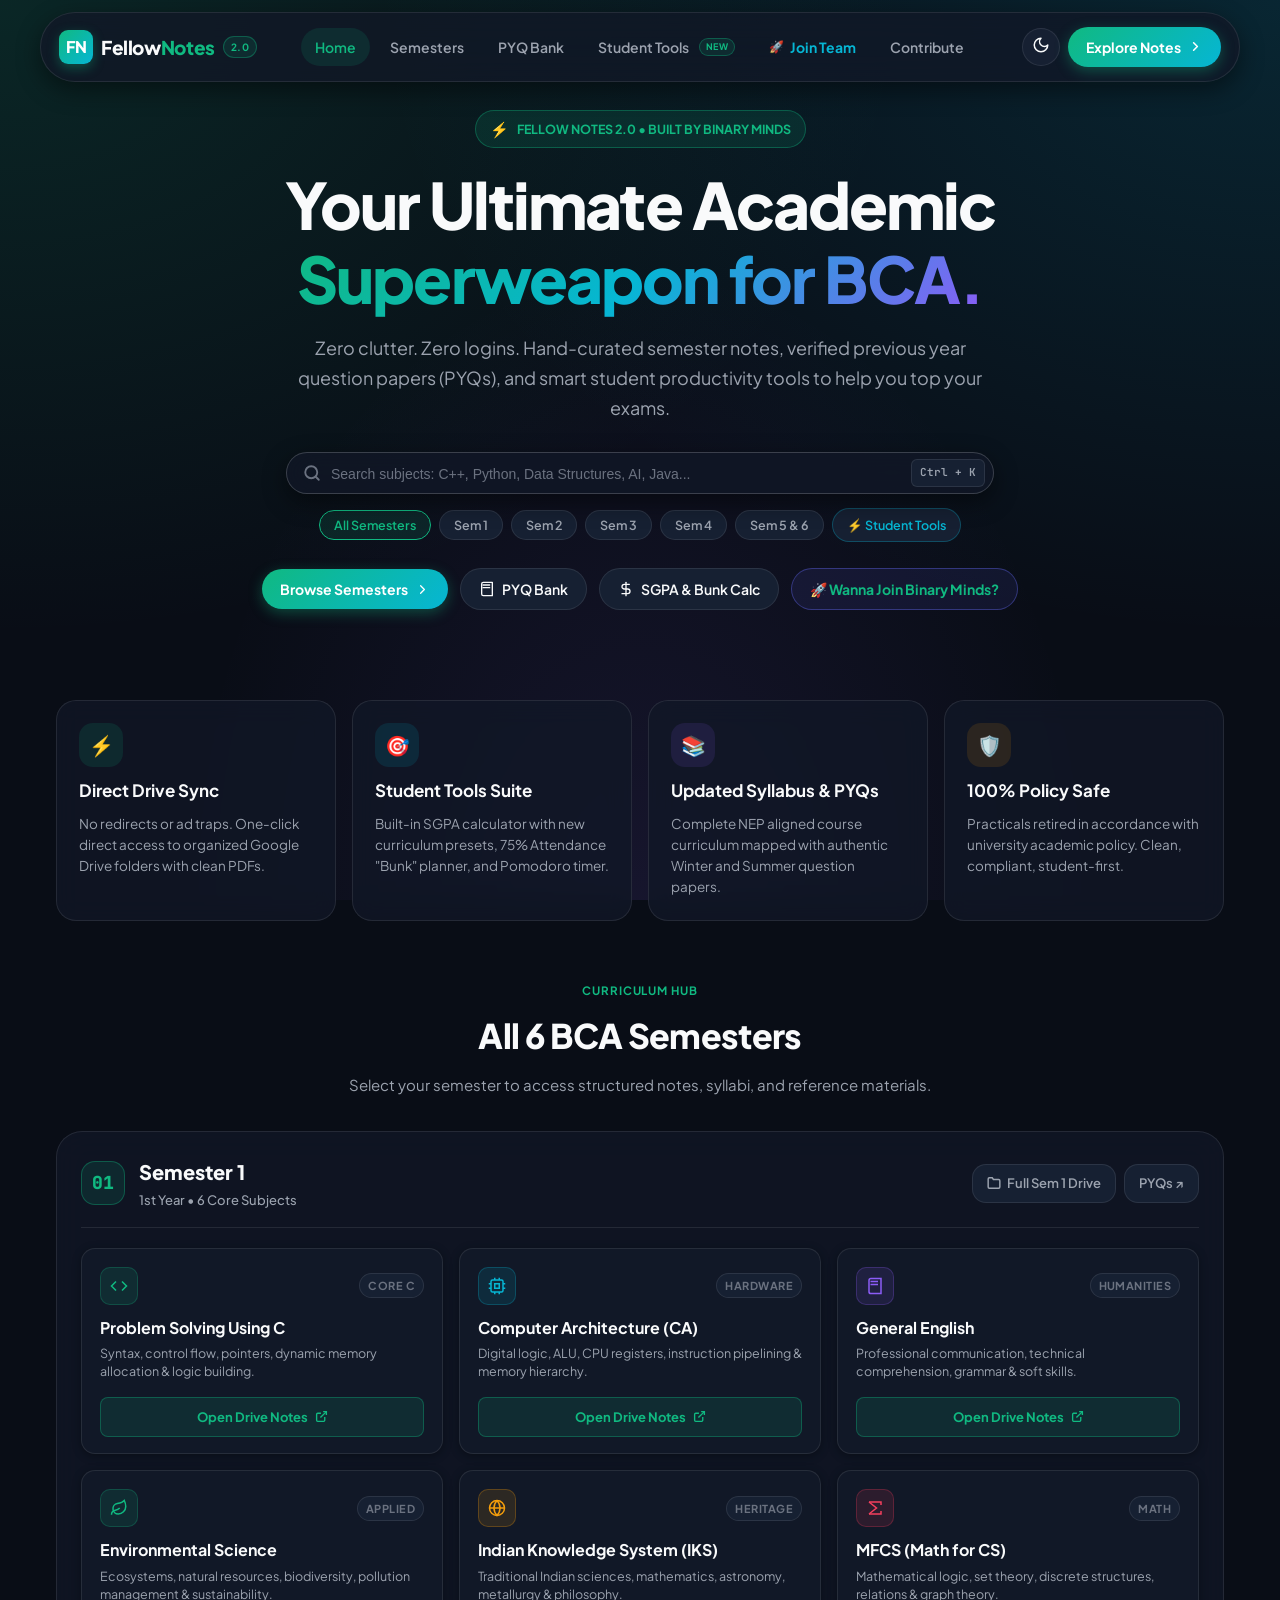
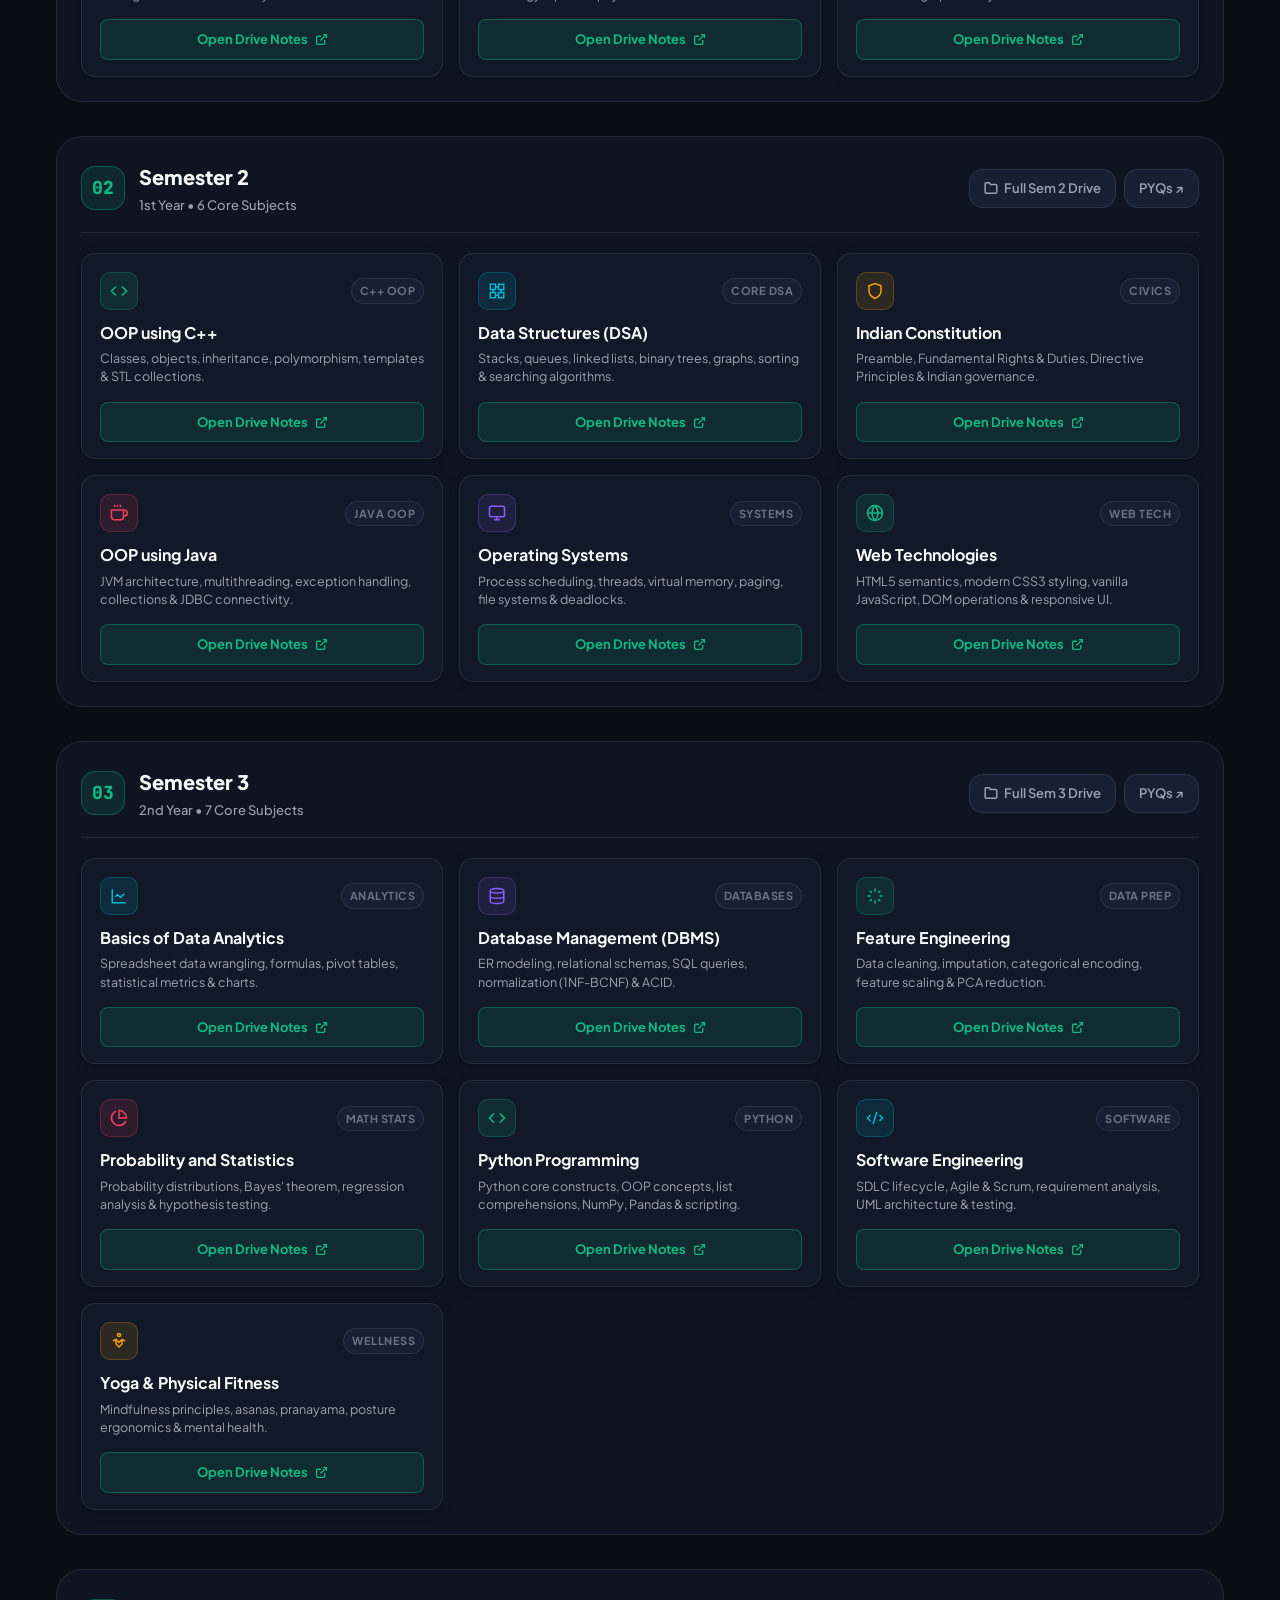
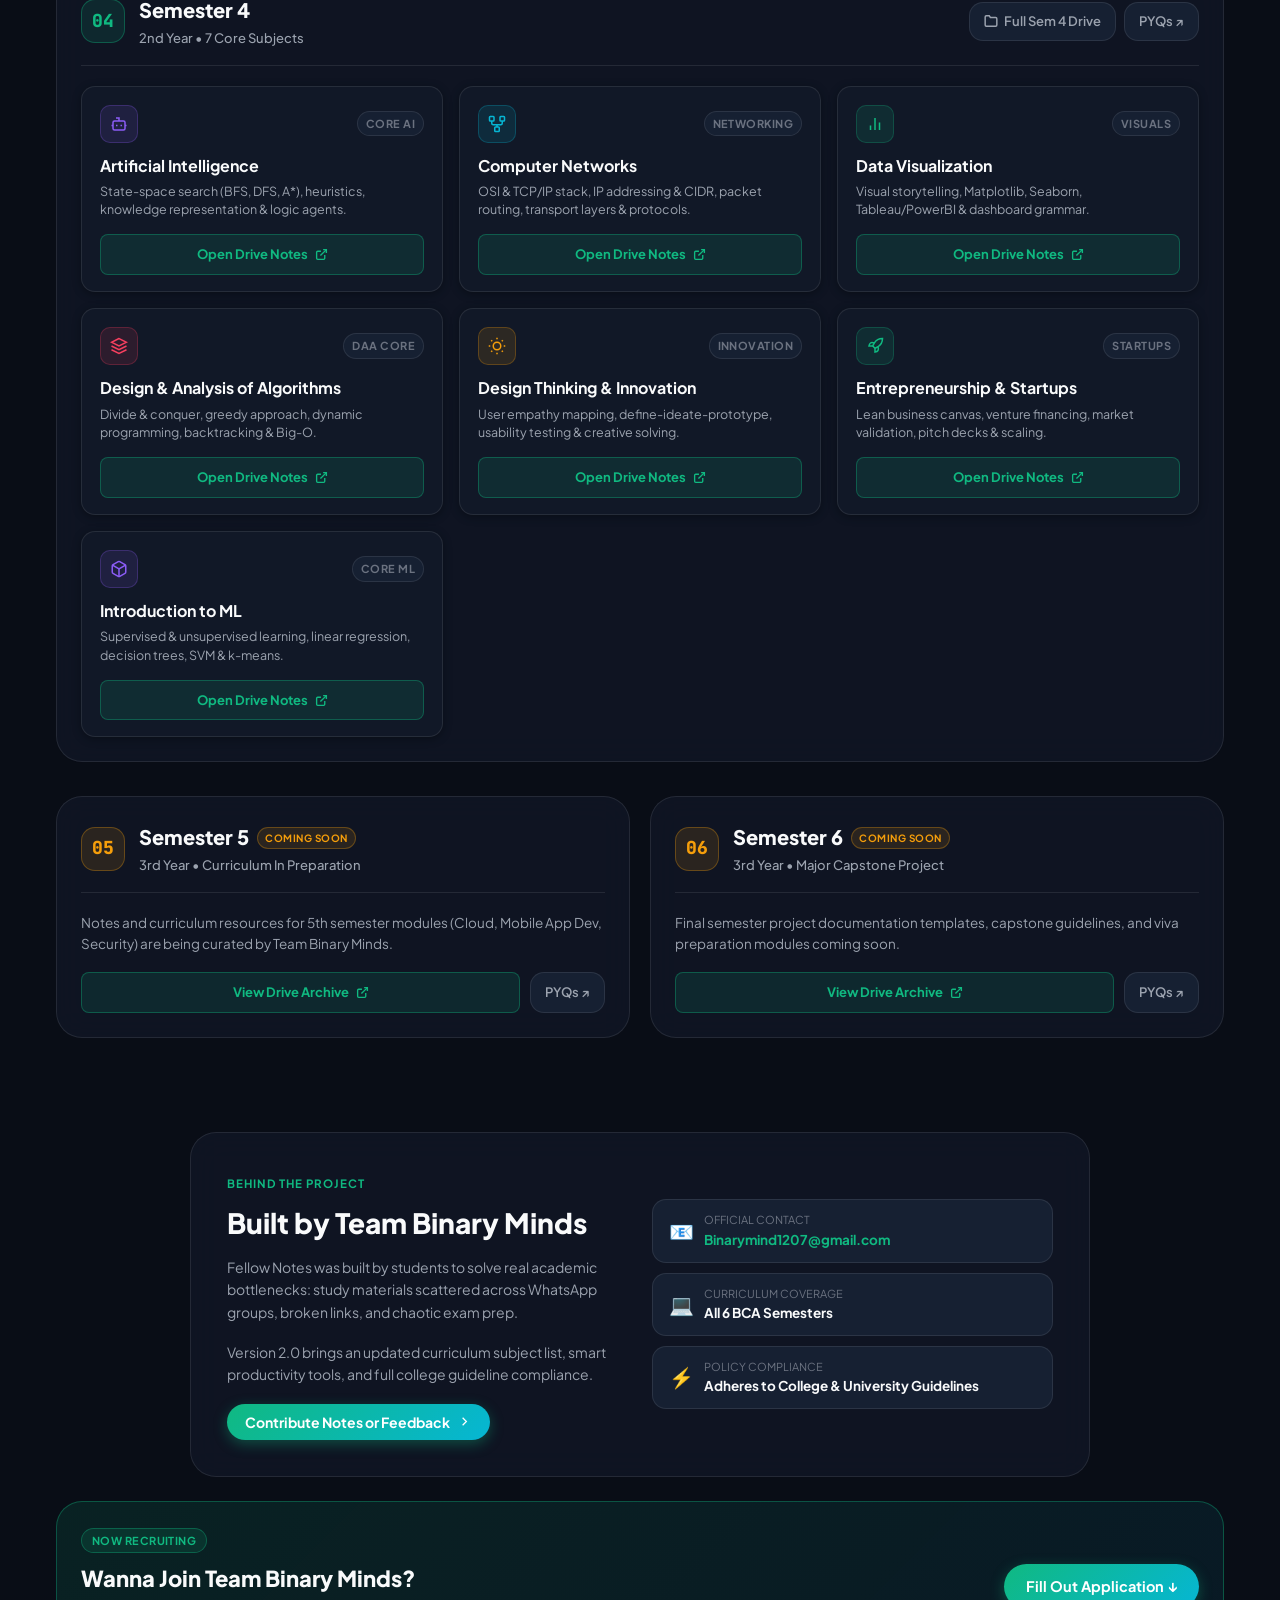
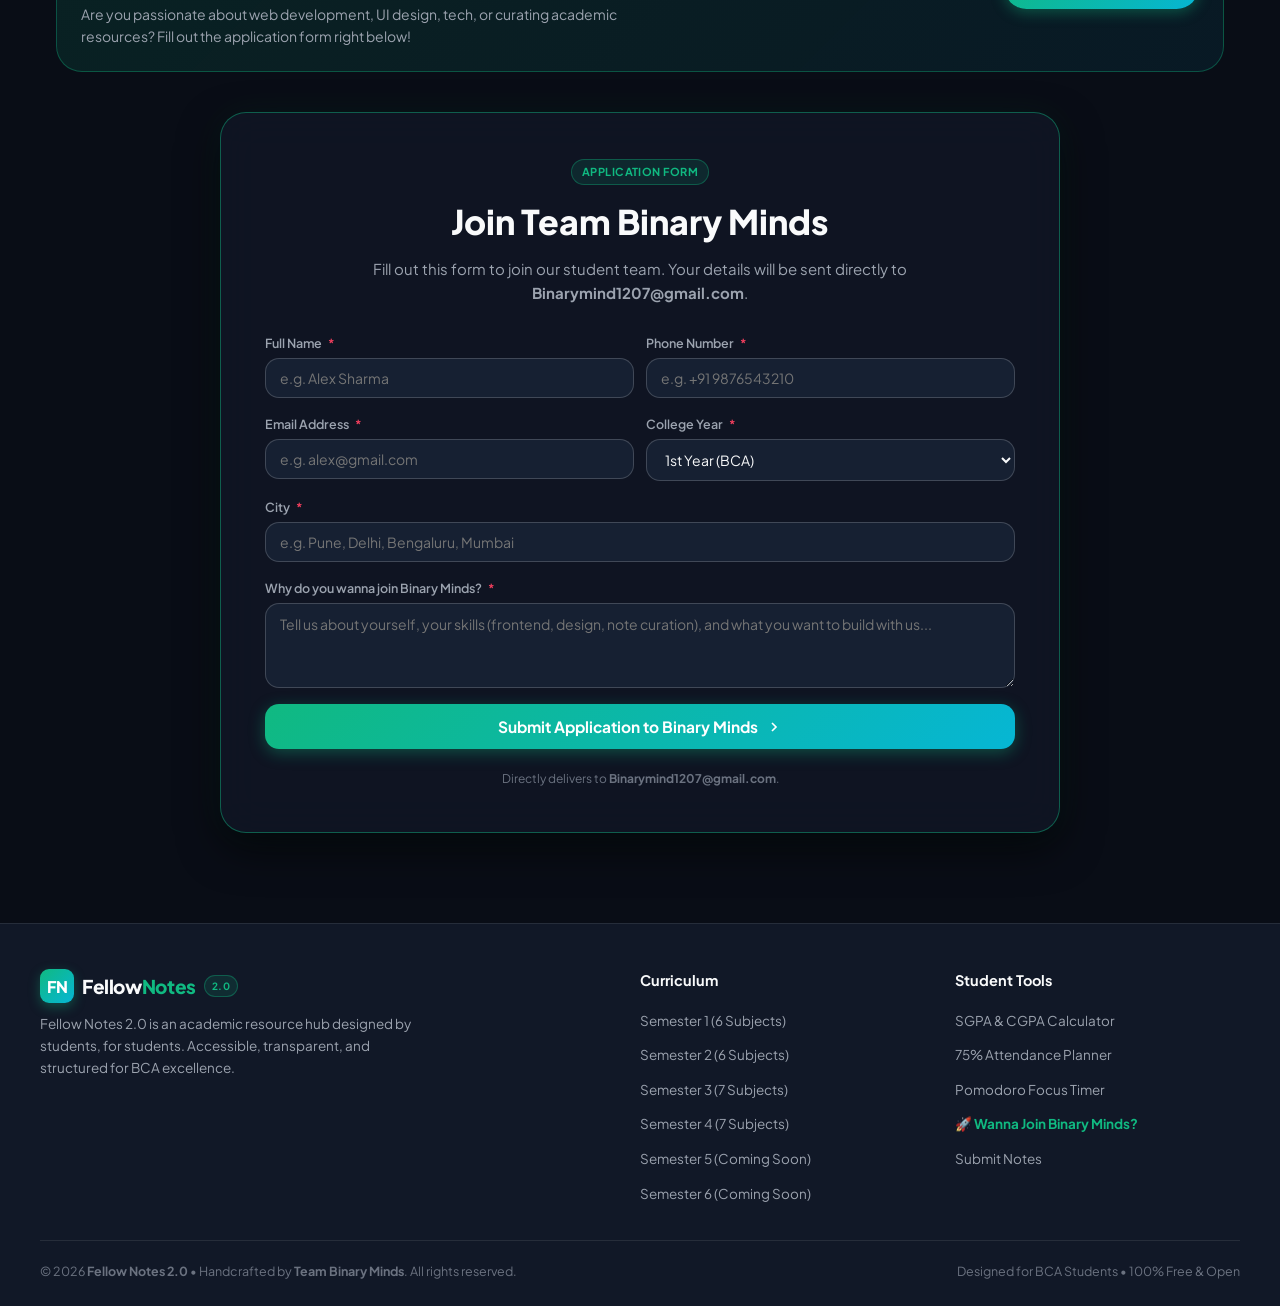
<file: index.html>
<!DOCTYPE html>
<html lang="en" data-theme="dark">
<head>
  <meta charset="UTF-8">
  <meta name="viewport" content="width=device-width, initial-scale=1.0, viewport-fit=cover">
  <title>Fellow Notes 2.0 | Next-Gen BCA Notes, PYQs & Student Tools</title>
  <meta name="description" content="Fellow Notes 2.0 - Free semester-wise notes, previous year question papers (PYQs), SGPA calculator, and attendance tracker for BCA students. Built by Team Binary Minds.">
  <meta name="keywords" content="BCA notes, fellow notes, BCA semester notes, BCA PYQ, BCA question papers, SGPA calculator BCA, college study materials">
  <meta name="author" content="Binary Minds">
  <meta name="theme-color" content="#10b981">
  <link rel="canonical" href="https://fellownotes.in/">

  <!-- Open Graph / Meta Preview -->
  <meta property="og:type" content="website">
  <meta property="og:url" content="https://fellownotes.in/">
  <meta property="og:title" content="Fellow Notes 2.0 | Ultimate BCA Academic Hub">
  <meta property="og:description" content="Organized semester notes, previous year papers, SGPA calculator, and student tools for BCA students.">
  <meta property="og:image" content="android-chrome-512x512.png">

  <!-- Favicon & Icons -->
  <link rel="icon" type="image/svg+xml" href="[data-uri]">
  <link rel="icon" type="image/svg+xml" href="favicon.svg?v=2">
  <link rel="icon" type="image/png" sizes="32x32" href="favicon-32x32.png?v=2">
  <link rel="icon" type="image/png" sizes="16x16" href="favicon-16x16.png?v=2">
  <link rel="shortcut icon" href="favicon.ico?v=2">
  <link rel="apple-touch-icon" sizes="180x180" href="apple-touch-icon.png?v=2">
  <link rel="manifest" href="site.webmanifest?v=2">

  <!-- Styles & Scripts -->
  <link rel="stylesheet" href="style.css">
  <script src="app.js" defer></script>
</head>
<body>

  <!-- ================= SITE HEADER / NAVBAR ================= -->
  <header class="site-header">
    <nav class="navbar" aria-label="Main Navigation">
      <a href="index.html" class="brand-link" aria-label="Fellow Notes Home">
        <div class="brand-logo-icon">FN</div>
        <div class="brand-text">Fellow<span>Notes</span></div>
        <span class="version-badge">2.0</span>
      </a>

      <!-- Desktop & Mobile Navigation Links -->
      <ul class="nav-menu">
        <li><a href="index.html" class="nav-link active">Home</a></li>
        <li><a href="semester.html" class="nav-link">Semesters</a></li>
        <li><a href="pyq.html" class="nav-link">PYQ Bank</a></li>
        <li><a href="tools.html" class="nav-link">Student Tools <span class="version-badge" style="font-size:9px;padding:1px 6px;margin-left:4px;">NEW</span></a></li>
        <li><a href="join.html" class="nav-link" style="color:var(--accent-cyan); font-weight:700;"><span style="font-size:12px;">🚀</span> Join Team</a></li>
        <li><a href="#" class="nav-link" data-open-modal="contribute">Contribute</a></li>
      </ul>

      <!-- Nav Actions -->
      <div class="nav-actions">
        <button class="btn-icon theme-toggle-btn" aria-label="Toggle Dark/Light Mode" title="Toggle Theme">
          <span class="theme-icon">
            <svg width="18" height="18" viewBox="0 0 24 24" fill="none" stroke="currentColor" stroke-width="2" stroke-linecap="round" stroke-linejoin="round"><path d="M12 3a6 6 0 0 0 9 9 9 9 0 1 1-9-9Z"/></svg>
          </span>
        </button>

        <a href="semester.html" class="btn-primary btn-hide-mobile">
          <span>Explore Notes</span>
          <svg width="15" height="15" viewBox="0 0 24 24" fill="none" stroke="currentColor" stroke-width="2.5" stroke-linecap="round" stroke-linejoin="round"><path d="m9 18 6-6-6-6"/></svg>
        </a>

        <!-- Mobile Drawer Toggle Button -->
        <button class="btn-icon mobile-toggle" aria-label="Open Navigation Menu" aria-expanded="false">
          <svg width="20" height="20" viewBox="0 0 24 24" fill="none" stroke="currentColor" stroke-width="2" stroke-linecap="round" stroke-linejoin="round"><line x1="4" x2="20" y1="12" y2="12"/><line x1="4" x2="20" y1="6" y2="6"/><line x1="4" x2="20" y1="18" y2="18"/></svg>
        </button>
      </div>
    </nav>
  </header>

  <!-- ================= HERO SECTION ================= -->
  <section class="hero-section">
    <div class="hero-pill">
      <span style="font-size: 15px;">⚡</span>
      <span>FELLOW NOTES 2.0 • BUILT BY BINARY MINDS</span>
    </div>

    <h1 class="hero-title">
      Your Ultimate Academic <br>
      <span class="gradient-text">Superweapon for BCA.</span>
    </h1>

    <p class="hero-subtitle">
      Zero clutter. Zero logins. Hand-curated semester notes, verified previous year question papers (PYQs), and smart student productivity tools to help you top your exams.
    </p>

    <!-- Search Bar with Live Subject Filter -->
    <div class="search-box-container">
      <div class="search-bar-wrapper">
        <span class="search-icon">
          <svg width="18" height="18" viewBox="0 0 24 24" fill="none" stroke="currentColor" stroke-width="2.5" stroke-linecap="round" stroke-linejoin="round"><circle cx="11" cy="11" r="8"/><path d="m21 21-4.3-4.3"/></svg>
        </span>
        <input type="text" id="global-search-input" class="search-input" placeholder="Search subjects: C++, Python, Data Structures, AI, Java..." autocomplete="off">
        <span class="search-shortcut" title="Press Ctrl + K to search anywhere">Ctrl + K</span>
      </div>

      <!-- Quick Filter Chips -->
      <div class="quick-filter-pills">
        <button type="button" class="filter-chip active" data-filter="all">All Semesters</button>
        <button type="button" class="filter-chip" data-filter="sem-1">Sem 1</button>
        <button type="button" class="filter-chip" data-filter="sem-2">Sem 2</button>
        <button type="button" class="filter-chip" data-filter="sem-3">Sem 3</button>
        <button type="button" class="filter-chip" data-filter="sem-4">Sem 4</button>
        <button type="button" class="filter-chip" data-filter="sem-5-6">Sem 5 & 6</button>
        <a href="tools.html" class="filter-chip" style="color:var(--accent-cyan);border-color:rgba(6,182,212,0.3);">⚡ Student Tools</a>
      </div>
    </div>

    <div class="hero-cta-group">
      <a href="semester.html" class="btn-primary">
        <span>Browse Semesters</span>
        <svg width="15" height="15" viewBox="0 0 24 24" fill="none" stroke="currentColor" stroke-width="2" stroke-linecap="round" stroke-linejoin="round"><path d="m9 18 6-6-6-6"/></svg>
      </a>
      <a href="pyq.html" class="btn-secondary">
        <svg width="16" height="16" viewBox="0 0 24 24" fill="none" stroke="currentColor" stroke-width="2" stroke-linecap="round" stroke-linejoin="round"><path d="M4 19.5v-15A2.5 2.5 0 0 1 6.5 2H20v20H6.5a2.5 2.5 0 0 1-2.5-2.5Z"/><path d="M6 6h10"/><path d="M6 10h10"/></svg>
        <span>PYQ Bank</span>
      </a>
      <a href="tools.html" class="btn-secondary">
        <svg width="16" height="16" viewBox="0 0 24 24" fill="none" stroke="currentColor" stroke-width="2" stroke-linecap="round" stroke-linejoin="round"><path d="M12 2v20"/><path d="M17 5H9.5a3.5 3.5 0 0 0 0 7h5a3.5 3.5 0 0 1 0 7H6"/></svg>
        <span>SGPA & Bunk Calc</span>
      </a>
      <a href="#join-section" class="btn-secondary" style="border-color: rgba(99, 102, 241, 0.4); background: rgba(99, 102, 241, 0.1); color: var(--primary); font-weight: 700;">
        <span>🚀 Wanna Join Binary Minds?</span>
      </a>
    </div>
  </section>

  <!-- ================= WHAT'S NEW IN 2.0 STRIP ================= -->
  <section class="feature-strip">
    <div class="feature-grid">
      <div class="feature-card">
        <div class="feature-icon-wrapper icon-green">⚡</div>
        <h3>Direct Drive Sync</h3>
        <p>No redirects or ad traps. One-click direct access to organized Google Drive folders with clean PDFs.</p>
      </div>

      <div class="feature-card">
        <div class="feature-icon-wrapper icon-cyan">🎯</div>
        <h3>Student Tools Suite</h3>
        <p>Built-in SGPA calculator with new curriculum presets, 75% Attendance "Bunk" planner, and Pomodoro timer.</p>
      </div>

      <div class="feature-card">
        <div class="feature-icon-wrapper icon-purple">📚</div>
        <h3>Updated Syllabus & PYQs</h3>
        <p>Complete NEP aligned course curriculum mapped with authentic Winter and Summer question papers.</p>
      </div>

      <div class="feature-card">
        <div class="feature-icon-wrapper icon-amber">🛡️</div>
        <h3>100% Policy Safe</h3>
        <p>Practicals retired in accordance with university academic policy. Clean, compliant, student-first.</p>
      </div>
    </div>
  </section>

  <!-- ================= SEMESTER NOTES HUB ================= -->
  <main class="container" id="semesters-section">
    <div class="section-head">
      <span class="section-badge">Curriculum Hub</span>
      <h2 class="section-title">All 6 BCA Semesters</h2>
      <p class="section-desc">Select your semester to access structured notes, syllabi, and reference materials.</p>
    </div>

    <div id="no-search-results" style="display:none; text-align:center; padding: 40px 20px;">
      <p style="font-size: 17px; color: var(--text-secondary); margin-bottom: 12px;">🔍 No matching subjects found for this search.</p>
      <button type="button" class="btn-secondary" onclick="document.getElementById('global-search-input').value=''; document.getElementById('global-search-input').dispatchEvent(new Event('input'));">Clear Search</button>
    </div>

    <!-- ================= SEMESTER 1 GROUP ================= -->
    <section class="sem-section-group" id="sem-1" data-semester="1" data-year="1">
      <div class="sem-section-header">
        <div class="sem-section-info">
          <div class="sem-badge-pill">01</div>
          <div class="sem-heading-box">
            <h3>Semester 1</h3>
            <div class="sem-heading-meta">1st Year • 6 Core Subjects</div>
          </div>
        </div>
        <div class="sem-section-actions">
          <a href="https://drive.google.com/drive/folders/15pkbkLpCbjlqBGSXfPDVh7cwQo-fo5WA?usp=drive_link" target="_blank" rel="noopener" class="btn-sem-bundle" title="Open complete Sem 1 Google Drive folder">
            <svg width="14" height="14" viewBox="0 0 24 24" fill="none" stroke="currentColor" stroke-width="2.5"><path d="M22 19a2 2 0 0 1-2 2H4a2 2 0 0 1-2-2V5a2 2 0 0 1 2-2h5l2 3h9a2 2 0 0 1 2 2z"/></svg>
            <span>Full Sem 1 Drive</span>
          </a>
          <a href="pyq.html#sem-1" class="btn-sem-bundle" title="View Sem 1 Question Papers">
            <span>PYQs ↗</span>
          </a>
        </div>
      </div>

      <div class="subject-grid">
        <!-- Subject: C Programming -->
        <article class="subject-card">
          <div>
            <div class="subject-card-top">
              <div class="subject-icon-box" title="C Programming">
                <svg width="18" height="18" viewBox="0 0 24 24" fill="none" stroke="currentColor" stroke-width="2"><polyline points="16 18 22 12 16 6"/><polyline points="8 6 2 12 8 18"/></svg>
              </div>
              <span class="subject-tag-badge">Core C</span>
            </div>
            <h4 class="subject-card-title">Problem Solving Using C</h4>
            <p class="subject-card-desc">Syntax, control flow, pointers, dynamic memory allocation & logic building.</p>
          </div>
          <div class="subject-card-action">
            <a href="https://drive.google.com/drive/folders/1CqJIf8ByklEnMYsTfll5eihtwAwOfwLt?usp=sharing" target="_blank" rel="noopener" class="btn-subject-drive">
              <span>Open Drive Notes</span>
              <svg width="13" height="13" viewBox="0 0 24 24" fill="none" stroke="currentColor" stroke-width="2.5"><path d="M18 13v6a2 2 0 0 1-2 2H5a2 2 0 0 1-2-2V8a2 2 0 0 1 2-2h6"/><polyline points="15 3 21 3 21 9"/><line x1="10" y1="14" x2="21" y2="3"/></svg>
            </a>
          </div>
        </article>

        <!-- Subject: Computer Architecture -->
        <article class="subject-card">
          <div>
            <div class="subject-card-top">
              <div class="subject-icon-box icon-cyan" title="Computer Architecture">
                <svg width="18" height="18" viewBox="0 0 24 24" fill="none" stroke="currentColor" stroke-width="2"><rect x="4" y="4" width="16" height="16" rx="2"/><rect x="9" y="9" width="6" height="6"/><line x1="9" y1="1" x2="9" y2="4"/><line x1="15" y1="1" x2="15" y2="4"/><line x1="9" y1="20" x2="9" y2="23"/><line x1="15" y1="20" x2="15" y2="23"/><line x1="20" y1="9" x2="23" y2="9"/><line x1="20" y1="15" x2="23" y2="15"/><line x1="1" y1="9" x2="4" y2="9"/><line x1="1" y1="15" x2="4" y2="15"/></svg>
              </div>
              <span class="subject-tag-badge">Hardware</span>
            </div>
            <h4 class="subject-card-title">Computer Architecture (CA)</h4>
            <p class="subject-card-desc">Digital logic, ALU, CPU registers, instruction pipelining & memory hierarchy.</p>
          </div>
          <div class="subject-card-action">
            <a href="https://drive.google.com/drive/folders/1o0cYu_c24eyOFtomCHNawzZ2OoGlfAb-?usp=drive_link" target="_blank" rel="noopener" class="btn-subject-drive">
              <span>Open Drive Notes</span>
              <svg width="13" height="13" viewBox="0 0 24 24" fill="none" stroke="currentColor" stroke-width="2.5"><path d="M18 13v6a2 2 0 0 1-2 2H5a2 2 0 0 1-2-2V8a2 2 0 0 1 2-2h6"/><polyline points="15 3 21 3 21 9"/><line x1="10" y1="14" x2="21" y2="3"/></svg>
            </a>
          </div>
        </article>

        <!-- Subject: General English -->
        <article class="subject-card">
          <div>
            <div class="subject-card-top">
              <div class="subject-icon-box icon-purple" title="General English">
                <svg width="18" height="18" viewBox="0 0 24 24" fill="none" stroke="currentColor" stroke-width="2"><path d="M4 19.5v-15A2.5 2.5 0 0 1 6.5 2H20v20H6.5a2.5 2.5 0 0 1-2.5-2.5Z"/><path d="M6 6h10"/><path d="M6 10h10"/></svg>
              </div>
              <span class="subject-tag-badge">Humanities</span>
            </div>
            <h4 class="subject-card-title">General English</h4>
            <p class="subject-card-desc">Professional communication, technical comprehension, grammar & soft skills.</p>
          </div>
          <div class="subject-card-action">
            <a href="https://drive.google.com/drive/folders/1QwZxTSu3I6vMoi9aZU_qznipv9FH6cmh?usp=drive_link" target="_blank" rel="noopener" class="btn-subject-drive">
              <span>Open Drive Notes</span>
              <svg width="13" height="13" viewBox="0 0 24 24" fill="none" stroke="currentColor" stroke-width="2.5"><path d="M18 13v6a2 2 0 0 1-2 2H5a2 2 0 0 1-2-2V8a2 2 0 0 1 2-2h6"/><polyline points="15 3 21 3 21 9"/><line x1="10" y1="14" x2="21" y2="3"/></svg>
            </a>
          </div>
        </article>

        <!-- Subject: Environmental Science -->
        <article class="subject-card">
          <div>
            <div class="subject-card-top">
              <div class="subject-icon-box" title="Environmental Science">
                <svg width="18" height="18" viewBox="0 0 24 24" fill="none" stroke="currentColor" stroke-width="2"><path d="M11 20A7 7 0 0 1 9.8 6.1C15.5 5 17 4.48 19 2c1 2 2 4.18 2 8 0 5.5-4.78 10-10 10Z"/><path d="M2 21c0-3 1.85-5.36 5.08-6C9.5 14.52 12 13 13 12"/></svg>
              </div>
              <span class="subject-tag-badge">Applied</span>
            </div>
            <h4 class="subject-card-title">Environmental Science</h4>
            <p class="subject-card-desc">Ecosystems, natural resources, biodiversity, pollution management & sustainability.</p>
          </div>
          <div class="subject-card-action">
            <a href="https://drive.google.com/drive/folders/1TjNanox95KRJnBwoajbB-HuazMD3bJc0?usp=drive_link" target="_blank" rel="noopener" class="btn-subject-drive">
              <span>Open Drive Notes</span>
              <svg width="13" height="13" viewBox="0 0 24 24" fill="none" stroke="currentColor" stroke-width="2.5"><path d="M18 13v6a2 2 0 0 1-2 2H5a2 2 0 0 1-2-2V8a2 2 0 0 1 2-2h6"/><polyline points="15 3 21 3 21 9"/><line x1="10" y1="14" x2="21" y2="3"/></svg>
            </a>
          </div>
        </article>

        <!-- Subject: Indian Knowledge System -->
        <article class="subject-card">
          <div>
            <div class="subject-card-top">
              <div class="subject-icon-box icon-amber" title="Indian Knowledge System">
                <svg width="18" height="18" viewBox="0 0 24 24" fill="none" stroke="currentColor" stroke-width="2"><circle cx="12" cy="12" r="10"/><path d="M12 2a14.5 14.5 0 0 0 0 20 14.5 14.5 0 0 0 0-20"/><path d="M2 12h20"/></svg>
              </div>
              <span class="subject-tag-badge">Heritage</span>
            </div>
            <h4 class="subject-card-title">Indian Knowledge System (IKS)</h4>
            <p class="subject-card-desc">Traditional Indian sciences, mathematics, astronomy, metallurgy & philosophy.</p>
          </div>
          <div class="subject-card-action">
            <a href="https://drive.google.com/drive/folders/1TjNanox95KRJnBwoajbB-HuazMD3bJc0?usp=drive_link" target="_blank" rel="noopener" class="btn-subject-drive">
              <span>Open Drive Notes</span>
              <svg width="13" height="13" viewBox="0 0 24 24" fill="none" stroke="currentColor" stroke-width="2.5"><path d="M18 13v6a2 2 0 0 1-2 2H5a2 2 0 0 1-2-2V8a2 2 0 0 1 2-2h6"/><polyline points="15 3 21 3 21 9"/><line x1="10" y1="14" x2="21" y2="3"/></svg>
            </a>
          </div>
        </article>

        <!-- Subject: MFCS -->
        <article class="subject-card">
          <div>
            <div class="subject-card-top">
              <div class="subject-icon-box icon-rose" title="MFCS">
                <svg width="18" height="18" viewBox="0 0 24 24" fill="none" stroke="currentColor" stroke-width="2"><path d="M4 4h16v4"/><path d="M4 20h16v-4"/><path d="m4 4 10 8-10 8"/></svg>
              </div>
              <span class="subject-tag-badge">Math</span>
            </div>
            <h4 class="subject-card-title">MFCS (Math for CS)</h4>
            <p class="subject-card-desc">Mathematical logic, set theory, discrete structures, relations & graph theory.</p>
          </div>
          <div class="subject-card-action">
            <a href="https://drive.google.com/drive/folders/1_wTEPep06o5TcY2ZEa5y5bIcYaUYOMAq?usp=drive_link" target="_blank" rel="noopener" class="btn-subject-drive">
              <span>Open Drive Notes</span>
              <svg width="13" height="13" viewBox="0 0 24 24" fill="none" stroke="currentColor" stroke-width="2.5"><path d="M18 13v6a2 2 0 0 1-2 2H5a2 2 0 0 1-2-2V8a2 2 0 0 1 2-2h6"/><polyline points="15 3 21 3 21 9"/><line x1="10" y1="14" x2="21" y2="3"/></svg>
            </a>
          </div>
        </article>
      </div>
    </section>

    <!-- ================= SEMESTER 2 GROUP ================= -->
    <section class="sem-section-group" id="sem-2" data-semester="2" data-year="1">
      <div class="sem-section-header">
        <div class="sem-section-info">
          <div class="sem-badge-pill">02</div>
          <div class="sem-heading-box">
            <h3>Semester 2</h3>
            <div class="sem-heading-meta">1st Year • 6 Core Subjects</div>
          </div>
        </div>
        <div class="sem-section-actions">
          <a href="https://drive.google.com/drive/folders/15Jxoimm3RmE0U6-f1eqatALwvZtkwZFe?usp=drive_link" target="_blank" rel="noopener" class="btn-sem-bundle" title="Open complete Sem 2 Google Drive folder">
            <svg width="14" height="14" viewBox="0 0 24 24" fill="none" stroke="currentColor" stroke-width="2.5"><path d="M22 19a2 2 0 0 1-2 2H4a2 2 0 0 1-2-2V5a2 2 0 0 1 2-2h5l2 3h9a2 2 0 0 1 2 2z"/></svg>
            <span>Full Sem 2 Drive</span>
          </a>
          <a href="pyq.html#sem-2" class="btn-sem-bundle" title="View Sem 2 Question Papers">
            <span>PYQs ↗</span>
          </a>
        </div>
      </div>

      <div class="subject-grid">
        <!-- Subject: C++ -->
        <article class="subject-card">
          <div>
            <div class="subject-card-top">
              <div class="subject-icon-box" title="C++">
                <svg width="18" height="18" viewBox="0 0 24 24" fill="none" stroke="currentColor" stroke-width="2"><polyline points="16 18 22 12 16 6"/><polyline points="8 6 2 12 8 18"/></svg>
              </div>
              <span class="subject-tag-badge">C++ OOP</span>
            </div>
            <h4 class="subject-card-title">OOP using C++</h4>
            <p class="subject-card-desc">Classes, objects, inheritance, polymorphism, templates & STL collections.</p>
          </div>
          <div class="subject-card-action">
            <a href="https://drive.google.com/drive/folders/1gcJrFRazOoqty_sQkA7xjLobtt9bJSDe?usp=drive_link" target="_blank" rel="noopener" class="btn-subject-drive">
              <span>Open Drive Notes</span>
              <svg width="13" height="13" viewBox="0 0 24 24" fill="none" stroke="currentColor" stroke-width="2.5"><path d="M18 13v6a2 2 0 0 1-2 2H5a2 2 0 0 1-2-2V8a2 2 0 0 1 2-2h6"/><polyline points="15 3 21 3 21 9"/><line x1="10" y1="14" x2="21" y2="3"/></svg>
            </a>
          </div>
        </article>

        <!-- Subject: DSA -->
        <article class="subject-card">
          <div>
            <div class="subject-card-top">
              <div class="subject-icon-box icon-cyan" title="Data Structures">
                <svg width="18" height="18" viewBox="0 0 24 24" fill="none" stroke="currentColor" stroke-width="2"><rect x="3" y="3" width="7" height="7"/><rect x="14" y="3" width="7" height="7"/><rect x="14" y="14" width="7" height="7"/><rect x="3" y="14" width="7" height="7"/><path d="M10 6.5h4"/><path d="M6.5 10v4"/><path d="M17.5 10v4"/><path d="M10 17.5h4"/></svg>
              </div>
              <span class="subject-tag-badge">Core DSA</span>
            </div>
            <h4 class="subject-card-title">Data Structures (DSA)</h4>
            <p class="subject-card-desc">Stacks, queues, linked lists, binary trees, graphs, sorting & searching algorithms.</p>
          </div>
          <div class="subject-card-action">
            <a href="https://drive.google.com/drive/folders/1QueZThA5QLJyu42dMIeEDUA4V8zCrORI?usp=drive_link" target="_blank" rel="noopener" class="btn-subject-drive">
              <span>Open Drive Notes</span>
              <svg width="13" height="13" viewBox="0 0 24 24" fill="none" stroke="currentColor" stroke-width="2.5"><path d="M18 13v6a2 2 0 0 1-2 2H5a2 2 0 0 1-2-2V8a2 2 0 0 1 2-2h6"/><polyline points="15 3 21 3 21 9"/><line x1="10" y1="14" x2="21" y2="3"/></svg>
            </a>
          </div>
        </article>

        <!-- Subject: Indian Constitution -->
        <article class="subject-card">
          <div>
            <div class="subject-card-top">
              <div class="subject-icon-box icon-amber" title="Indian Constitution">
                <svg width="18" height="18" viewBox="0 0 24 24" fill="none" stroke="currentColor" stroke-width="2"><path d="M12 22s8-4 8-10V5l-8-3-8 3v7c0 6 8 10 8 10z"/></svg>
              </div>
              <span class="subject-tag-badge">Civics</span>
            </div>
            <h4 class="subject-card-title">Indian Constitution</h4>
            <p class="subject-card-desc">Preamble, Fundamental Rights & Duties, Directive Principles & Indian governance.</p>
          </div>
          <div class="subject-card-action">
            <a href="https://drive.google.com/drive/folders/132i8sVkdXVH6L6BZTiDQsRv-GZhIhikw?usp=drive_link" target="_blank" rel="noopener" class="btn-subject-drive">
              <span>Open Drive Notes</span>
              <svg width="13" height="13" viewBox="0 0 24 24" fill="none" stroke="currentColor" stroke-width="2.5"><path d="M18 13v6a2 2 0 0 1-2 2H5a2 2 0 0 1-2-2V8a2 2 0 0 1 2-2h6"/><polyline points="15 3 21 3 21 9"/><line x1="10" y1="14" x2="21" y2="3"/></svg>
            </a>
          </div>
        </article>

        <!-- Subject: Java -->
        <article class="subject-card">
          <div>
            <div class="subject-card-top">
              <div class="subject-icon-box icon-rose" title="Java">
                <svg width="18" height="18" viewBox="0 0 24 24" fill="none" stroke="currentColor" stroke-width="2"><path d="M18 8h1a4 4 0 0 1 0 8h-1"/><path d="M2 8h16v9a4 4 0 0 1-4 4H6a4 4 0 0 1-4-4V8z"/><line x1="6" y1="1" x2="6" y2="4"/><line x1="10" y1="1" x2="10" y2="4"/><line x1="14" y1="1" x2="14" y2="4"/></svg>
              </div>
              <span class="subject-tag-badge">Java OOP</span>
            </div>
            <h4 class="subject-card-title">OOP using Java</h4>
            <p class="subject-card-desc">JVM architecture, multithreading, exception handling, collections & JDBC connectivity.</p>
          </div>
          <div class="subject-card-action">
            <a href="https://drive.google.com/drive/folders/1PxUaIlZ6VX7jrG1sr_jafmpJp9hSmOEO?usp=drive_link" target="_blank" rel="noopener" class="btn-subject-drive">
              <span>Open Drive Notes</span>
              <svg width="13" height="13" viewBox="0 0 24 24" fill="none" stroke="currentColor" stroke-width="2.5"><path d="M18 13v6a2 2 0 0 1-2 2H5a2 2 0 0 1-2-2V8a2 2 0 0 1 2-2h6"/><polyline points="15 3 21 3 21 9"/><line x1="10" y1="14" x2="21" y2="3"/></svg>
            </a>
          </div>
        </article>

        <!-- Subject: Operating System -->
        <article class="subject-card">
          <div>
            <div class="subject-card-top">
              <div class="subject-icon-box icon-purple" title="Operating System">
                <svg width="18" height="18" viewBox="0 0 24 24" fill="none" stroke="currentColor" stroke-width="2"><rect x="2" y="3" width="20" height="14" rx="2"/><line x1="8" y1="21" x2="16" y2="21"/><line x1="12" y1="17" x2="12" y2="21"/></svg>
              </div>
              <span class="subject-tag-badge">Systems</span>
            </div>
            <h4 class="subject-card-title">Operating Systems</h4>
            <p class="subject-card-desc">Process scheduling, threads, virtual memory, paging, file systems & deadlocks.</p>
          </div>
          <div class="subject-card-action">
            <a href="https://drive.google.com/drive/folders/1gmSk4VgzE0z-_zRLi3nitatobQPS6Bwu?usp=drive_link" target="_blank" rel="noopener" class="btn-subject-drive">
              <span>Open Drive Notes</span>
              <svg width="13" height="13" viewBox="0 0 24 24" fill="none" stroke="currentColor" stroke-width="2.5"><path d="M18 13v6a2 2 0 0 1-2 2H5a2 2 0 0 1-2-2V8a2 2 0 0 1 2-2h6"/><polyline points="15 3 21 3 21 9"/><line x1="10" y1="14" x2="21" y2="3"/></svg>
            </a>
          </div>
        </article>

        <!-- Subject: Web Tech -->
        <article class="subject-card">
          <div>
            <div class="subject-card-top">
              <div class="subject-icon-box" title="Web Technologies">
                <svg width="18" height="18" viewBox="0 0 24 24" fill="none" stroke="currentColor" stroke-width="2"><circle cx="12" cy="12" r="10"/><line x1="2" y1="12" x2="22" y2="12"/><path d="M12 2a15.3 15.3 0 0 1 4 10 15.3 15.3 0 0 1-4 10 15.3 15.3 0 0 1-4-10 15.3 15.3 0 0 1 4-10z"/></svg>
              </div>
              <span class="subject-tag-badge">Web Tech</span>
            </div>
            <h4 class="subject-card-title">Web Technologies</h4>
            <p class="subject-card-desc">HTML5 semantics, modern CSS3 styling, vanilla JavaScript, DOM operations & responsive UI.</p>
          </div>
          <div class="subject-card-action">
            <a href="https://drive.google.com/drive/folders/1tA1FnSNnVKcLuCatXpF9hu99bLpq1Qmm?usp=drive_link" target="_blank" rel="noopener" class="btn-subject-drive">
              <span>Open Drive Notes</span>
              <svg width="13" height="13" viewBox="0 0 24 24" fill="none" stroke="currentColor" stroke-width="2.5"><path d="M18 13v6a2 2 0 0 1-2 2H5a2 2 0 0 1-2-2V8a2 2 0 0 1 2-2h6"/><polyline points="15 3 21 3 21 9"/><line x1="10" y1="14" x2="21" y2="3"/></svg>
            </a>
          </div>
        </article>
      </div>
    </section>

    <!-- ================= SEMESTER 3 GROUP ================= -->
    <section class="sem-section-group" id="sem-3" data-semester="3" data-year="2">
      <div class="sem-section-header">
        <div class="sem-section-info">
          <div class="sem-badge-pill">03</div>
          <div class="sem-heading-box">
            <h3>Semester 3</h3>
            <div class="sem-heading-meta">2nd Year • 7 Core Subjects</div>
          </div>
        </div>
        <div class="sem-section-actions">
          <a href="https://drive.google.com/drive/folders/1XJT8f2BDq_HDIX30nQMGDVuUa9SmCW6H?usp=drive_link" target="_blank" rel="noopener" class="btn-sem-bundle" title="Open complete Sem 3 Google Drive folder">
            <svg width="14" height="14" viewBox="0 0 24 24" fill="none" stroke="currentColor" stroke-width="2.5"><path d="M22 19a2 2 0 0 1-2 2H4a2 2 0 0 1-2-2V5a2 2 0 0 1 2-2h5l2 3h9a2 2 0 0 1 2 2z"/></svg>
            <span>Full Sem 3 Drive</span>
          </a>
          <a href="pyq.html#sem-3" class="btn-sem-bundle" title="View Sem 3 Question Papers">
            <span>PYQs ↗</span>
          </a>
        </div>
      </div>

      <div class="subject-grid">
        <!-- Subject: Basics of Data Analytics -->
        <article class="subject-card">
          <div>
            <div class="subject-card-top">
              <div class="subject-icon-box icon-cyan" title="Data Analytics">
                <svg width="18" height="18" viewBox="0 0 24 24" fill="none" stroke="currentColor" stroke-width="2"><path d="M3 3v18h18"/><path d="m19 9-5 5-4-4-3 3"/></svg>
              </div>
              <span class="subject-tag-badge">Analytics</span>
            </div>
            <h4 class="subject-card-title">Basics of Data Analytics</h4>
            <p class="subject-card-desc">Spreadsheet data wrangling, formulas, pivot tables, statistical metrics & charts.</p>
          </div>
          <div class="subject-card-action">
            <a href="https://drive.google.com/drive/folders/11wVDrAjsBoNT5elM3XpoQamegHTtEmIp?usp=drive_link" target="_blank" rel="noopener" class="btn-subject-drive">
              <span>Open Drive Notes</span>
              <svg width="13" height="13" viewBox="0 0 24 24" fill="none" stroke="currentColor" stroke-width="2.5"><path d="M18 13v6a2 2 0 0 1-2 2H5a2 2 0 0 1-2-2V8a2 2 0 0 1 2-2h6"/><polyline points="15 3 21 3 21 9"/><line x1="10" y1="14" x2="21" y2="3"/></svg>
            </a>
          </div>
        </article>

        <!-- Subject: DBMS -->
        <article class="subject-card">
          <div>
            <div class="subject-card-top">
              <div class="subject-icon-box icon-purple" title="DBMS">
                <svg width="18" height="18" viewBox="0 0 24 24" fill="none" stroke="currentColor" stroke-width="2"><ellipse cx="12" cy="5" rx="9" ry="3"/><path d="M3 5v14c0 1.66 4 3 9 3s9-1.34 9-3V5"/><path d="M3 12c0 1.66 4 3 9 3s9-1.34 9-3"/></svg>
              </div>
              <span class="subject-tag-badge">Databases</span>
            </div>
            <h4 class="subject-card-title">Database Management (DBMS)</h4>
            <p class="subject-card-desc">ER modeling, relational schemas, SQL queries, normalization (1NF-BCNF) & ACID.</p>
          </div>
          <div class="subject-card-action">
            <a href="https://drive.google.com/drive/folders/1RblKBIk9ROdE5AnH5EVbS6H3YM4YyDiU?usp=drive_link" target="_blank" rel="noopener" class="btn-subject-drive">
              <span>Open Drive Notes</span>
              <svg width="13" height="13" viewBox="0 0 24 24" fill="none" stroke="currentColor" stroke-width="2.5"><path d="M18 13v6a2 2 0 0 1-2 2H5a2 2 0 0 1-2-2V8a2 2 0 0 1 2-2h6"/><polyline points="15 3 21 3 21 9"/><line x1="10" y1="14" x2="21" y2="3"/></svg>
            </a>
          </div>
        </article>

        <!-- Subject: Feature Engineering -->
        <article class="subject-card">
          <div>
            <div class="subject-card-top">
              <div class="subject-icon-box" title="Feature Engineering">
                <svg width="18" height="18" viewBox="0 0 24 24" fill="none" stroke="currentColor" stroke-width="2"><path d="M12 2v4"/><path d="M12 18v4"/><path d="m4.93 4.93 2.83 2.83"/><path d="m16.24 16.24 2.83 2.83"/><path d="M2 12h4"/><path d="M18 12h4"/><path d="m4.93 19.07 2.83-2.83"/><path d="m16.24 7.76 2.83-2.83"/></svg>
              </div>
              <span class="subject-tag-badge">Data Prep</span>
            </div>
            <h4 class="subject-card-title">Feature Engineering</h4>
            <p class="subject-card-desc">Data cleaning, imputation, categorical encoding, feature scaling & PCA reduction.</p>
          </div>
          <div class="subject-card-action">
            <a href="https://drive.google.com/drive/folders/1TQx9rya0x3tv6dB08x4NL3to0CeI-wjc?usp=drive_link" target="_blank" rel="noopener" class="btn-subject-drive">
              <span>Open Drive Notes</span>
              <svg width="13" height="13" viewBox="0 0 24 24" fill="none" stroke="currentColor" stroke-width="2.5"><path d="M18 13v6a2 2 0 0 1-2 2H5a2 2 0 0 1-2-2V8a2 2 0 0 1 2-2h6"/><polyline points="15 3 21 3 21 9"/><line x1="10" y1="14" x2="21" y2="3"/></svg>
            </a>
          </div>
        </article>

        <!-- Subject: Probability and Statistics -->
        <article class="subject-card">
          <div>
            <div class="subject-card-top">
              <div class="subject-icon-box icon-rose" title="Probability and Statistics">
                <svg width="18" height="18" viewBox="0 0 24 24" fill="none" stroke="currentColor" stroke-width="2"><path d="M21.21 15.89A10 10 0 1 1 8 2.83"/><path d="M22 12A10 10 0 0 0 12 2v10z"/></svg>
              </div>
              <span class="subject-tag-badge">Math Stats</span>
            </div>
            <h4 class="subject-card-title">Probability and Statistics</h4>
            <p class="subject-card-desc">Probability distributions, Bayes' theorem, regression analysis & hypothesis testing.</p>
          </div>
          <div class="subject-card-action">
            <a href="https://drive.google.com/drive/folders/1Da1ElT3y7CE8kzf91u74l9eTa5ADrDUl?usp=drive_link" target="_blank" rel="noopener" class="btn-subject-drive">
              <span>Open Drive Notes</span>
              <svg width="13" height="13" viewBox="0 0 24 24" fill="none" stroke="currentColor" stroke-width="2.5"><path d="M18 13v6a2 2 0 0 1-2 2H5a2 2 0 0 1-2-2V8a2 2 0 0 1 2-2h6"/><polyline points="15 3 21 3 21 9"/><line x1="10" y1="14" x2="21" y2="3"/></svg>
            </a>
          </div>
        </article>

        <!-- Subject: Python -->
        <article class="subject-card">
          <div>
            <div class="subject-card-top">
              <div class="subject-icon-box" title="Python">
                <svg width="18" height="18" viewBox="0 0 24 24" fill="none" stroke="currentColor" stroke-width="2"><polyline points="16 18 22 12 16 6"/><polyline points="8 6 2 12 8 18"/></svg>
              </div>
              <span class="subject-tag-badge">Python</span>
            </div>
            <h4 class="subject-card-title">Python Programming</h4>
            <p class="subject-card-desc">Python core constructs, OOP concepts, list comprehensions, NumPy, Pandas & scripting.</p>
          </div>
          <div class="subject-card-action">
            <a href="https://drive.google.com/drive/folders/1lehVcqUr-Djv0UciNP8-QmxgT45ZWi2s?usp=drive_link" target="_blank" rel="noopener" class="btn-subject-drive">
              <span>Open Drive Notes</span>
              <svg width="13" height="13" viewBox="0 0 24 24" fill="none" stroke="currentColor" stroke-width="2.5"><path d="M18 13v6a2 2 0 0 1-2 2H5a2 2 0 0 1-2-2V8a2 2 0 0 1 2-2h6"/><polyline points="15 3 21 3 21 9"/><line x1="10" y1="14" x2="21" y2="3"/></svg>
            </a>
          </div>
        </article>

        <!-- Subject: Software Engineering -->
        <article class="subject-card">
          <div>
            <div class="subject-card-top">
              <div class="subject-icon-box icon-cyan" title="Software Engineering">
                <svg width="18" height="18" viewBox="0 0 24 24" fill="none" stroke="currentColor" stroke-width="2"><path d="m18 16 4-4-4-4"/><path d="m6 8-4 4 4 4"/><path d="m14.5 4-5 16"/></svg>
              </div>
              <span class="subject-tag-badge">Software</span>
            </div>
            <h4 class="subject-card-title">Software Engineering</h4>
            <p class="subject-card-desc">SDLC lifecycle, Agile & Scrum, requirement analysis, UML architecture & testing.</p>
          </div>
          <div class="subject-card-action">
            <a href="https://drive.google.com/drive/folders/1sGL31nNSS_WJyOBcTk1ue5p8eq4Wu7X5?usp=drive_link" target="_blank" rel="noopener" class="btn-subject-drive">
              <span>Open Drive Notes</span>
              <svg width="13" height="13" viewBox="0 0 24 24" fill="none" stroke="currentColor" stroke-width="2.5"><path d="M18 13v6a2 2 0 0 1-2 2H5a2 2 0 0 1-2-2V8a2 2 0 0 1 2-2h6"/><polyline points="15 3 21 3 21 9"/><line x1="10" y1="14" x2="21" y2="3"/></svg>
            </a>
          </div>
        </article>

        <!-- Subject: Yoga -->
        <article class="subject-card">
          <div>
            <div class="subject-card-top">
              <div class="subject-icon-box icon-amber" title="Yoga and Fitness">
                <svg width="18" height="18" viewBox="0 0 24 24" fill="none" stroke="currentColor" stroke-width="2"><circle cx="12" cy="4" r="2"/><path d="m4 12 4-2 4 4 4-4 4 2"/><path d="M8 10v6l4 4 4-4v-6"/></svg>
              </div>
              <span class="subject-tag-badge">Wellness</span>
            </div>
            <h4 class="subject-card-title">Yoga & Physical Fitness</h4>
            <p class="subject-card-desc">Mindfulness principles, asanas, pranayama, posture ergonomics & mental health.</p>
          </div>
          <div class="subject-card-action">
            <a href="https://drive.google.com/drive/folders/1uuVPoaikIfqbWFvbABJCvGNrcgdGztnV?usp=drive_link" target="_blank" rel="noopener" class="btn-subject-drive">
              <span>Open Drive Notes</span>
              <svg width="13" height="13" viewBox="0 0 24 24" fill="none" stroke="currentColor" stroke-width="2.5"><path d="M18 13v6a2 2 0 0 1-2 2H5a2 2 0 0 1-2-2V8a2 2 0 0 1 2-2h6"/><polyline points="15 3 21 3 21 9"/><line x1="10" y1="14" x2="21" y2="3"/></svg>
            </a>
          </div>
        </article>
      </div>
    </section>

    <!-- ================= SEMESTER 4 GROUP ================= -->
    <section class="sem-section-group" id="sem-4" data-semester="4" data-year="2">
      <div class="sem-section-header">
        <div class="sem-section-info">
          <div class="sem-badge-pill">04</div>
          <div class="sem-heading-box">
            <h3>Semester 4</h3>
            <div class="sem-heading-meta">2nd Year • 7 Core Subjects</div>
          </div>
        </div>
        <div class="sem-section-actions">
          <a href="https://drive.google.com/drive/folders/1lSBSZ2kJI7U_6JMUMOAwup1YcrJEs-Kq?usp=drive_link" target="_blank" rel="noopener" class="btn-sem-bundle" title="Open complete Sem 4 Google Drive folder">
            <svg width="14" height="14" viewBox="0 0 24 24" fill="none" stroke="currentColor" stroke-width="2.5"><path d="M22 19a2 2 0 0 1-2 2H4a2 2 0 0 1-2-2V5a2 2 0 0 1 2-2h5l2 3h9a2 2 0 0 1 2 2z"/></svg>
            <span>Full Sem 4 Drive</span>
          </a>
          <a href="pyq.html#sem-4" class="btn-sem-bundle" title="View Sem 4 Question Papers">
            <span>PYQs ↗</span>
          </a>
        </div>
      </div>

      <div class="subject-grid">
        <!-- Subject: Artificial Intelligence -->
        <article class="subject-card">
          <div>
            <div class="subject-card-top">
              <div class="subject-icon-box icon-purple" title="Artificial Intelligence">
                <svg width="18" height="18" viewBox="0 0 24 24" fill="none" stroke="currentColor" stroke-width="2"><path d="M12 8V4H8"/><rect width="16" height="12" x="4" y="8" rx="2"/><path d="M2 14h2"/><path d="M20 14h2"/><path d="M15 13v2"/><path d="M9 13v2"/></svg>
              </div>
              <span class="subject-tag-badge">Core AI</span>
            </div>
            <h4 class="subject-card-title">Artificial Intelligence</h4>
            <p class="subject-card-desc">State-space search (BFS, DFS, A*), heuristics, knowledge representation & logic agents.</p>
          </div>
          <div class="subject-card-action">
            <a href="https://drive.google.com/drive/folders/1vxrz6s_XJnmlagpX5FmjKhkhaG9n4gK7?usp=drive_link" target="_blank" rel="noopener" class="btn-subject-drive">
              <span>Open Drive Notes</span>
              <svg width="13" height="13" viewBox="0 0 24 24" fill="none" stroke="currentColor" stroke-width="2.5"><path d="M18 13v6a2 2 0 0 1-2 2H5a2 2 0 0 1-2-2V8a2 2 0 0 1 2-2h6"/><polyline points="15 3 21 3 21 9"/><line x1="10" y1="14" x2="21" y2="3"/></svg>
            </a>
          </div>
        </article>

        <!-- Subject: Computer Networks -->
        <article class="subject-card">
          <div>
            <div class="subject-card-top">
              <div class="subject-icon-box icon-cyan" title="Computer Networks">
                <svg width="18" height="18" viewBox="0 0 24 24" fill="none" stroke="currentColor" stroke-width="2"><rect x="2" y="2" width="6" height="6" rx="1"/><rect x="16" y="2" width="6" height="6" rx="1"/><rect x="9" y="16" width="6" height="6" rx="1"/><path d="M5 8v3a2 2 0 0 0 2 2h10a2 2 0 0 0 2-2V8"/><path d="M12 13v3"/></svg>
              </div>
              <span class="subject-tag-badge">Networking</span>
            </div>
            <h4 class="subject-card-title">Computer Networks</h4>
            <p class="subject-card-desc">OSI & TCP/IP stack, IP addressing & CIDR, packet routing, transport layers & protocols.</p>
          </div>
          <div class="subject-card-action">
            <a href="https://drive.google.com/drive/folders/1YF_3y5csoKwuSsjuCsYLjNTdlK1-1axU?usp=drive_link" target="_blank" rel="noopener" class="btn-subject-drive">
              <span>Open Drive Notes</span>
              <svg width="13" height="13" viewBox="0 0 24 24" fill="none" stroke="currentColor" stroke-width="2.5"><path d="M18 13v6a2 2 0 0 1-2 2H5a2 2 0 0 1-2-2V8a2 2 0 0 1 2-2h6"/><polyline points="15 3 21 3 21 9"/><line x1="10" y1="14" x2="21" y2="3"/></svg>
            </a>
          </div>
        </article>

        <!-- Subject: Data Visualization -->
        <article class="subject-card">
          <div>
            <div class="subject-card-top">
              <div class="subject-icon-box" title="Data Visualization">
                <svg width="18" height="18" viewBox="0 0 24 24" fill="none" stroke="currentColor" stroke-width="2"><line x1="18" y1="20" x2="18" y2="10"/><line x1="12" y1="20" x2="12" y2="4"/><line x1="6" y1="20" x2="6" y2="14"/></svg>
              </div>
              <span class="subject-tag-badge">Visuals</span>
            </div>
            <h4 class="subject-card-title">Data Visualization</h4>
            <p class="subject-card-desc">Visual storytelling, Matplotlib, Seaborn, Tableau/PowerBI & dashboard grammar.</p>
          </div>
          <div class="subject-card-action">
            <a href="https://drive.google.com/drive/folders/1CEPh_Q68UwOPvGn2oYBomhdZjv6RmuYz?usp=drive_link" target="_blank" rel="noopener" class="btn-subject-drive">
              <span>Open Drive Notes</span>
              <svg width="13" height="13" viewBox="0 0 24 24" fill="none" stroke="currentColor" stroke-width="2.5"><path d="M18 13v6a2 2 0 0 1-2 2H5a2 2 0 0 1-2-2V8a2 2 0 0 1 2-2h6"/><polyline points="15 3 21 3 21 9"/><line x1="10" y1="14" x2="21" y2="3"/></svg>
            </a>
          </div>
        </article>

        <!-- Subject: DAA -->
        <article class="subject-card">
          <div>
            <div class="subject-card-top">
              <div class="subject-icon-box icon-rose" title="Design and Analysis of Algorithm">
                <svg width="18" height="18" viewBox="0 0 24 24" fill="none" stroke="currentColor" stroke-width="2"><polygon points="12 2 2 7 12 12 22 7 12 2"/><polyline points="2 17 12 22 22 17"/><polyline points="2 12 12 17 22 12"/></svg>
              </div>
              <span class="subject-tag-badge">DAA Core</span>
            </div>
            <h4 class="subject-card-title">Design & Analysis of Algorithms</h4>
            <p class="subject-card-desc">Divide & conquer, greedy approach, dynamic programming, backtracking & Big-O.</p>
          </div>
          <div class="subject-card-action">
            <a href="https://drive.google.com/drive/folders/14DhAwBwIu3iE4fyEDskukT9EXyfZokle?usp=drive_link" target="_blank" rel="noopener" class="btn-subject-drive">
              <span>Open Drive Notes</span>
              <svg width="13" height="13" viewBox="0 0 24 24" fill="none" stroke="currentColor" stroke-width="2.5"><path d="M18 13v6a2 2 0 0 1-2 2H5a2 2 0 0 1-2-2V8a2 2 0 0 1 2-2h6"/><polyline points="15 3 21 3 21 9"/><line x1="10" y1="14" x2="21" y2="3"/></svg>
            </a>
          </div>
        </article>

        <!-- Subject: Design Thinking -->
        <article class="subject-card">
          <div>
            <div class="subject-card-top">
              <div class="subject-icon-box icon-amber" title="Design Thinking">
                <svg width="18" height="18" viewBox="0 0 24 24" fill="none" stroke="currentColor" stroke-width="2"><circle cx="12" cy="12" r="5"/><line x1="12" y1="1" x2="12" y2="3"/><line x1="12" y1="21" x2="12" y2="23"/><line x1="4.22" y1="4.22" x2="5.64" y2="5.64"/><line x1="18.36" y1="18.36" x2="19.78" y2="19.78"/><line x1="1" y1="12" x2="3" y2="12"/><line x1="21" y1="12" x2="23" y2="12"/><line x1="4.22" y1="19.78" x2="5.64" y2="18.36"/><line x1="18.36" y1="5.64" x2="19.78" y2="4.22"/></svg>
              </div>
              <span class="subject-tag-badge">Innovation</span>
            </div>
            <h4 class="subject-card-title">Design Thinking & Innovation</h4>
            <p class="subject-card-desc">User empathy mapping, define-ideate-prototype, usability testing & creative solving.</p>
          </div>
          <div class="subject-card-action">
            <a href="https://drive.google.com/drive/folders/1lB7zMCusO4b-1V8i3DUVoQHFwn3mCF-S?usp=drive_link" target="_blank" rel="noopener" class="btn-subject-drive">
              <span>Open Drive Notes</span>
              <svg width="13" height="13" viewBox="0 0 24 24" fill="none" stroke="currentColor" stroke-width="2.5"><path d="M18 13v6a2 2 0 0 1-2 2H5a2 2 0 0 1-2-2V8a2 2 0 0 1 2-2h6"/><polyline points="15 3 21 3 21 9"/><line x1="10" y1="14" x2="21" y2="3"/></svg>
            </a>
          </div>
        </article>

        <!-- Subject: Entrepreneurship -->
        <article class="subject-card">
          <div>
            <div class="subject-card-top">
              <div class="subject-icon-box" title="Entrepreneurship">
                <svg width="18" height="18" viewBox="0 0 24 24" fill="none" stroke="currentColor" stroke-width="2"><path d="m12 15-3-3a22 22 0 0 1 2-3.95A12.88 12.88 0 0 1 22 2c0 2.72-.78 7.5-6 11a22.35 22.35 0 0 1-4 2z"/><path d="M9 12H4s.55-3.03 2-4c1.62-1.08 5 0 5 0"/><path d="M12 15v5s3.03-.55 4-2c1.08-1.62 0-5 0-5"/></svg>
              </div>
              <span class="subject-tag-badge">Startups</span>
            </div>
            <h4 class="subject-card-title">Entrepreneurship & Startups</h4>
            <p class="subject-card-desc">Lean business canvas, venture financing, market validation, pitch decks & scaling.</p>
          </div>
          <div class="subject-card-action">
            <a href="https://drive.google.com/drive/folders/1vtoVYfHmnpuYVqyQU5a06k4lFSl_HX14?usp=drive_link" target="_blank" rel="noopener" class="btn-subject-drive">
              <span>Open Drive Notes</span>
              <svg width="13" height="13" viewBox="0 0 24 24" fill="none" stroke="currentColor" stroke-width="2.5"><path d="M18 13v6a2 2 0 0 1-2 2H5a2 2 0 0 1-2-2V8a2 2 0 0 1 2-2h6"/><polyline points="15 3 21 3 21 9"/><line x1="10" y1="14" x2="21" y2="3"/></svg>
            </a>
          </div>
        </article>

        <!-- Subject: Machine Learning -->
        <article class="subject-card">
          <div>
            <div class="subject-card-top">
              <div class="subject-icon-box icon-purple" title="Machine Learning">
                <svg width="18" height="18" viewBox="0 0 24 24" fill="none" stroke="currentColor" stroke-width="2"><path d="M21 16V8a2 2 0 0 0-1-1.73l-7-4a2 2 0 0 0-2 0l-7 4A2 2 0 0 0 3 8v8a2 2 0 0 0 1 1.73l7 4a2 2 0 0 0 2 0l7-4A2 2 0 0 0 21 16z"/><polyline points="3.27 6.96 12 12.01 20.73 6.96"/><line x1="12" y1="22.08" x2="12" y2="12"/></svg>
              </div>
              <span class="subject-tag-badge">Core ML</span>
            </div>
            <h4 class="subject-card-title">Introduction to ML</h4>
            <p class="subject-card-desc">Supervised & unsupervised learning, linear regression, decision trees, SVM & k-means.</p>
          </div>
          <div class="subject-card-action">
            <a href="https://drive.google.com/drive/folders/1wM8urrYEBuMMHkwtMYLJiRVbaCwZ-Pbm?usp=drive_link" target="_blank" rel="noopener" class="btn-subject-drive">
              <span>Open Drive Notes</span>
              <svg width="13" height="13" viewBox="0 0 24 24" fill="none" stroke="currentColor" stroke-width="2.5"><path d="M18 13v6a2 2 0 0 1-2 2H5a2 2 0 0 1-2-2V8a2 2 0 0 1 2-2h6"/><polyline points="15 3 21 3 21 9"/><line x1="10" y1="14" x2="21" y2="3"/></svg>
            </a>
          </div>
        </article>
      </div>
    </section>

    <!-- ================= SEMESTER 5 & 6 (UPCOMING HUB) ================= -->
    <div style="display: grid; grid-template-columns: repeat(auto-fit, minmax(min(100%, 340px), 1fr)); gap: 20px; margin-bottom: 24px;">
      <!-- Semester 5 -->
      <section class="sem-section-group" id="sem-5" data-semester="5" data-year="3" style="margin-bottom: 0;">
        <div class="sem-section-header">
          <div class="sem-section-info">
            <div class="sem-badge-pill" style="color:var(--accent-amber); border-color:rgba(245,158,11,0.3); background:var(--accent-amber-subtle);">05</div>
            <div class="sem-heading-box">
              <div style="display:flex; align-items:center; gap:8px;">
                <h3>Semester 5</h3>
                <span class="version-badge" style="background:var(--accent-amber-subtle); color:var(--accent-amber); border-color:rgba(245,158,11,0.3); font-size:10px;">Coming Soon</span>
              </div>
              <div class="sem-heading-meta">3rd Year • Curriculum In Preparation</div>
            </div>
          </div>
        </div>

        <p style="font-size: 13.5px; color: var(--text-secondary); margin-bottom: 18px; line-height: 1.5;">
          Notes and curriculum resources for 5th semester modules (Cloud, Mobile App Dev, Security) are being curated by Team Binary Minds.
        </p>

        <div style="display:flex; gap:10px; margin-top: auto;">
          <a href="https://drive.google.com/drive/folders/1GH-uarstDDd2LMirujduIIDNqfZ2XJYj?usp=drive_link" target="_blank" rel="noopener" class="btn-subject-drive">
            <span>View Drive Archive</span>
            <svg width="13" height="13" viewBox="0 0 24 24" fill="none" stroke="currentColor" stroke-width="2.5"><path d="M18 13v6a2 2 0 0 1-2 2H5a2 2 0 0 1-2-2V8a2 2 0 0 1 2-2h6"/><polyline points="15 3 21 3 21 9"/><line x1="10" y1="14" x2="21" y2="3"/></svg>
          </a>
          <a href="pyq.html#sem-5" class="btn-sem-bundle" title="Sem 5 PYQ Papers">PYQs ↗</a>
        </div>
      </section>

      <!-- Semester 6 -->
      <section class="sem-section-group" id="sem-6" data-semester="6" data-year="3" style="margin-bottom: 0;">
        <div class="sem-section-header">
          <div class="sem-section-info">
            <div class="sem-badge-pill" style="color:var(--accent-amber); border-color:rgba(245,158,11,0.3); background:var(--accent-amber-subtle);">06</div>
            <div class="sem-heading-box">
              <div style="display:flex; align-items:center; gap:8px;">
                <h3>Semester 6</h3>
                <span class="version-badge" style="background:var(--accent-amber-subtle); color:var(--accent-amber); border-color:rgba(245,158,11,0.3); font-size:10px;">Coming Soon</span>
              </div>
              <div class="sem-heading-meta">3rd Year • Major Capstone Project</div>
            </div>
          </div>
        </div>

        <p style="font-size: 13.5px; color: var(--text-secondary); margin-bottom: 18px; line-height: 1.5;">
          Final semester project documentation templates, capstone guidelines, and viva preparation modules coming soon.
        </p>

        <div style="display:flex; gap:10px; margin-top: auto;">
          <a href="https://drive.google.com/drive/folders/1-C-KGv6wKYnUJuIHlO55G4K0oBJ1VoWx?usp=drive_link" target="_blank" rel="noopener" class="btn-subject-drive">
            <span>View Drive Archive</span>
            <svg width="13" height="13" viewBox="0 0 24 24" fill="none" stroke="currentColor" stroke-width="2.5"><path d="M18 13v6a2 2 0 0 1-2 2H5a2 2 0 0 1-2-2V8a2 2 0 0 1 2-2h6"/><polyline points="15 3 21 3 21 9"/><line x1="10" y1="14" x2="21" y2="3"/></svg>
          </a>
          <a href="pyq.html#sem-6" class="btn-sem-bundle" title="Sem 6 PYQ Papers">PYQs ↗</a>
        </div>
      </section>
    </div>
  </main>

  <!-- ================= ABOUT TEAM BINARY MINDS ================= -->
  <section class="container" style="padding-bottom: 30px;">
    <div class="team-card-wrapper">
      <div class="team-info">
        <span class="section-badge">Behind the Project</span>
        <h2>Built by Team Binary Minds</h2>
        <p>
          Fellow Notes was built by students to solve real academic bottlenecks: study materials scattered across WhatsApp groups, broken links, and chaotic exam prep.
        </p>
        <p>
          Version 2.0 brings an updated curriculum subject list, smart productivity tools, and full college guideline compliance.
        </p>
        <button class="btn-primary" data-open-modal="contribute">
          <span>Contribute Notes or Feedback</span>
          <svg width="15" height="15" viewBox="0 0 24 24" fill="none" stroke="currentColor" stroke-width="2"><path d="m9 18 6-6-6-6"/></svg>
        </button>
      </div>

      <div class="contact-pill-box">
        <div class="contact-pill-item">
          <span style="font-size: 20px;">📧</span>
          <div>
            <div style="font-size: 11px; color: var(--text-muted); text-transform: uppercase;">Official Contact</div>
            <strong style="color: var(--primary);">Binarymind1207@gmail.com</strong>
          </div>
        </div>

        <div class="contact-pill-item">
          <span style="font-size: 20px;">💻</span>
          <div>
            <div style="font-size: 11px; color: var(--text-muted); text-transform: uppercase;">Curriculum Coverage</div>
            <strong>All 6 BCA Semesters</strong>
          </div>
        </div>

        <div class="contact-pill-item">
          <span style="font-size: 20px;">⚡</span>
          <div>
            <div style="font-size: 11px; color: var(--text-muted); text-transform: uppercase;">Policy Compliance</div>
            <strong>Adheres to College & University Guidelines</strong>
          </div>
        </div>
      </div>
    </div>

    <!-- Wanna Join Team Binary Minds Banner & Scroll Target -->
    <div class="join-cta-banner">
      <div>
        <span class="badge-recruiting">Now Recruiting</span>
        <h3 style="font-size: 22px; font-weight: 800; margin: 8px 0 6px;">Wanna Join Team Binary Minds?</h3>
        <p style="font-size: 14px; color: var(--text-secondary); max-width: 580px; line-height: 1.6;">
          Are you passionate about web development, UI design, tech, or curating academic resources? Fill out the application form right below!
        </p>
      </div>
      <a href="#join-section" class="btn-primary" style="padding: 11px 22px; font-size: 14.5px;">
        <span>Fill Out Application ↓</span>
      </a>
    </div>
  </section>

  <!-- ================= WANNA JOIN BINARY MINDS - VISIBLE FORM SECTION ================= -->
  <section class="container" id="join-section" style="padding-top: 10px; padding-bottom: 50px;">
    <div class="join-section-card">
      <div class="join-header-text">
        <span class="badge-recruiting">Application Form</span>
        <h2 style="font-size: clamp(24px, 4vw, 34px); font-weight: 800; margin: 10px 0 8px;">
          Join Team Binary Minds
        </h2>
        <p style="font-size: 15px; color: var(--text-secondary); max-width: 660px; margin: 0 auto 28px; line-height: 1.6;">
          Fill out this form to join our student team. Your details will be sent directly to <strong>Binarymind1207@gmail.com</strong>.
        </p>
      </div>

      <!-- Live Visible Application Form -->
      <form id="join-binary-minds-form-inline" class="join-form-wrapper" action="https://formsubmit.co/Binarymind1207@gmail.com" method="POST">
        <input type="hidden" name="_subject" value="New Binary Minds Team Application">
        <input type="hidden" name="_template" value="table">
        <input type="hidden" name="_captcha" value="false">

        <div class="form-row">
          <div class="form-group">
            <label class="form-label" for="inline-join-name">Full Name <span class="req">*</span></label>
            <input type="text" id="inline-join-name" name="name" class="form-input" placeholder="e.g. Alex Sharma" required autocomplete="name">
          </div>

          <div class="form-group">
            <label class="form-label" for="inline-join-phone">Phone Number <span class="req">*</span></label>
            <input type="tel" id="inline-join-phone" name="phone" class="form-input" placeholder="e.g. +91 9876543210" required autocomplete="tel">
          </div>
        </div>

        <div class="form-row">
          <div class="form-group">
            <label class="form-label" for="inline-join-email">Email Address <span class="req">*</span></label>
            <input type="email" id="inline-join-email" name="email" class="form-input" placeholder="e.g. alex@gmail.com" required autocomplete="email">
          </div>

          <div class="form-group">
            <label class="form-label" for="inline-join-year">College Year <span class="req">*</span></label>
            <select id="inline-join-year" name="year" class="form-select" required>
              <option value="1st Year (BCA)">1st Year (BCA)</option>
              <option value="2nd Year (BCA)">2nd Year (BCA)</option>
              <option value="3rd Year (BCA)">3rd Year (BCA)</option>
              <option value="4th Year (BCA)">4th Year (BCA)</option>
              <option value="Other Degree / Batch">Other Degree / Batch</option>
            </select>
          </div>
        </div>

        <div class="form-group">
          <label class="form-label" for="inline-join-city">City <span class="req">*</span></label>
          <input type="text" id="inline-join-city" name="city" class="form-input" placeholder="e.g. Pune, Delhi, Bengaluru, Mumbai" required>
        </div>

        <div class="form-group">
          <label class="form-label" for="inline-join-why">Why do you wanna join Binary Minds? <span class="req">*</span></label>
          <textarea id="inline-join-why" name="why_join" class="form-textarea" placeholder="Tell us about yourself, your skills (frontend, design, note curation), and what you want to build with us..." required></textarea>
        </div>

        <button type="submit" id="inline-join-submit-btn" class="btn-join-submit" style="font-size: 15.5px; padding: 13px 24px;">
          <span>Submit Application to Binary Minds</span>
          <svg width="16" height="16" viewBox="0 0 24 24" fill="none" stroke="currentColor" stroke-width="2.5"><path d="m9 18 6-6-6-6"/></svg>
        </button>

        <p style="font-size: 12px; color: var(--text-muted); text-align: center; margin-top: 4px;">
          Directly delivers to <strong>Binarymind1207@gmail.com</strong>.
        </p>
      </form>

      <!-- Success Screen -->
      <div id="inline-join-success-card" class="join-success-card">
        <div class="join-success-icon">✓</div>
        <h3 style="font-size: 22px; font-weight: 800; margin-bottom: 8px;">Application Received!</h3>
        <p style="font-size: 15px; color: var(--text-secondary); margin-bottom: 18px; line-height: 1.6;">
          Thank you, <strong id="inline-applicant-name-display" style="color: var(--primary);"></strong>! Your application has been sent to Team Binary Minds. We'll reach out to you shortly!
        </p>
      </div>
    </div>
  </section>

  <!-- ================= WANNA JOIN BINARY MINDS MODAL ================= -->
  <div class="modal-backdrop" id="join-modal" role="dialog" aria-modal="true" aria-labelledby="join-modal-title">
    <div class="modal-window">
      <button class="modal-close-btn" data-close-modal title="Close">✕</button>

      <div style="display:flex; align-items:center; gap:10px; margin-bottom:10px;">
        <span style="font-size:24px;">🚀</span>
        <div>
          <span class="badge-recruiting">Recruitment Open</span>
          <h3 id="join-modal-title" style="font-size:21px; font-weight:800; margin-top:2px;">Join Team Binary Minds</h3>
        </div>
      </div>
      <p style="font-size:13.5px; color:var(--text-secondary); margin-bottom:16px; line-height:1.55;">
        Fill out your details below. Your submission is automatically forwarded to <strong>Binarymind1207@gmail.com</strong>.
      </p>

      <!-- Application Form -->
      <form id="join-binary-minds-form" class="join-form">
        
        <div class="form-row">
          <div class="form-group">
            <label class="form-label" for="join-name">Full Name <span class="req">*</span></label>
            <input type="text" id="join-name" name="name" class="form-input" placeholder="e.g. Alex Sharma" required autocomplete="name">
          </div>

          <div class="form-group">
            <label class="form-label" for="join-phone">Phone Number <span class="req">*</span></label>
            <input type="tel" id="join-phone" name="phone" class="form-input" placeholder="e.g. +91 9876543210" required autocomplete="tel">
          </div>
        </div>

        <div class="form-row">
          <div class="form-group">
            <label class="form-label" for="join-email">Email Address <span class="req">*</span></label>
            <input type="email" id="join-email" name="email" class="form-input" placeholder="e.g. alex@example.com" required autocomplete="email">
          </div>

          <div class="form-group">
            <label class="form-label" for="join-year">College Year <span class="req">*</span></label>
            <select id="join-year" name="year" class="form-select" required>
              <option value="1st Year (BCA)">1st Year (BCA)</option>
              <option value="2nd Year (BCA)">2nd Year (BCA)</option>
              <option value="3rd Year (BCA)">3rd Year (BCA)</option>
              <option value="4th Year (BCA)">4th Year (BCA)</option>
              <option value="Other Degree / Batch">Other Degree / Batch</option>
            </select>
          </div>
        </div>

        <div class="form-group">
          <label class="form-label" for="join-city">City <span class="req">*</span></label>
          <input type="text" id="join-city" name="city" class="form-input" placeholder="e.g. Pune, Delhi, Bengaluru, Mumbai" required>
        </div>

        <div class="form-group">
          <label class="form-label" for="join-why">Why do you wanna join Binary Minds? <span class="req">*</span></label>
          <textarea id="join-why" name="why_join" class="form-textarea" placeholder="Tell us about yourself, your skills (frontend, design, note-taking, outreach), and what you want to build with us..." required></textarea>
        </div>

        <button type="submit" id="join-submit-btn" class="btn-join-submit">
          <span>Submit Application</span>
          <svg width="15" height="15" viewBox="0 0 24 24" fill="none" stroke="currentColor" stroke-width="2.5"><path d="m9 18 6-6-6-6"/></svg>
        </button>

        <p style="font-size:11.5px; color:var(--text-muted); text-align:center; margin-top:2px;">
          Directly sent to <strong>Binarymind1207@gmail.com</strong>.
        </p>
      </form>

      <!-- Success Screen -->
      <div id="join-success-card" class="join-success-card">
        <div class="join-success-icon">✓</div>
        <h4 style="font-size:20px; font-weight:800; margin-bottom:6px;">Application Received!</h4>
        <p style="font-size:14px; color:var(--text-secondary); margin-bottom:18px; line-height:1.6;">
          Thank you, <strong id="applicant-name-display" style="color:var(--primary);"></strong>! Your details have been delivered to Team Binary Minds. We'll reach out to you soon!
        </p>
        <button type="button" class="btn-secondary" data-close-modal style="margin: 0 auto;">Close Window</button>
      </div>

    </div>
  </div>

  <!-- ================= CONTRIBUTE / FEEDBACK MODAL ================= -->
  <div class="modal-backdrop" id="contribute-modal" role="dialog" aria-modal="true" aria-labelledby="modal-title">
    <div class="modal-window">
      <button class="modal-close-btn" data-close-modal title="Close">✕</button>
      <div style="display:inline-flex; align-items:center; gap:8px; margin-bottom:12px;">
        <span style="font-size:22px;">🤝</span>
        <h3 id="modal-title" style="font-size:21px; font-weight:800;">Contribute to Fellow Notes</h3>
      </div>
      <p style="font-size:13.5px; color:var(--text-secondary); margin-bottom:18px; line-height:1.6;">
        Have high-quality lecture notes, PYQs, or syllabus summaries? Help your fellow batchmates by sharing them with Team Binary Minds!
      </p>

      <div style="display:flex; flex-direction:column; gap:12px;">
        <a href="mailto:Binarymind1207@gmail.com?subject=Fellow%20Notes%20Contribution%20/%20Feedback&body=Hello%20Binary%20Minds%20Team,%0A%0AI%20would%20like%20to%20share%20notes%20for:%0ASemester:%20%0ASubject:%20%0ALink/Attachment:%20" class="btn-primary" style="justify-content:center; text-align:center;">
          <span>Send via Email (Binarymind1207@gmail.com)</span>
        </a>
        <button type="button" class="btn-secondary" onclick="copyEmailToClipboard('Binarymind1207@gmail.com');" style="justify-content:center;">
          <span>Copy Contact Email</span>
        </button>
      </div>

      <div style="margin-top:18px; padding:12px; border-radius:var(--radius-md); background:var(--bg-surface-elevated); border:1px solid var(--border); font-size:12px; color:var(--text-muted); line-height:1.5;">
        <strong>Note:</strong> In accordance with college academic policies, kindly do not upload confidential institutional examination materials or unauthorized internal practicals.
      </div>
    </div>
  </div>

  <!-- ================= SITE FOOTER ================= -->
  <footer class="site-footer">
    <div class="footer-inner">
      <div class="footer-brand">
        <div class="brand-link">
          <div class="brand-logo-icon">FN</div>
          <div class="brand-text">Fellow<span>Notes</span></div>
          <span class="version-badge">2.0</span>
        </div>
        <p>
          Fellow Notes 2.0 is an academic resource hub designed by students, for students. Accessible, transparent, and structured for BCA excellence.
        </p>
      </div>

      <div class="footer-col">
        <h4>Curriculum</h4>
        <ul class="footer-links">
          <li><a href="semester.html#sem-1">Semester 1 (6 Subjects)</a></li>
          <li><a href="semester.html#sem-2">Semester 2 (6 Subjects)</a></li>
          <li><a href="semester.html#sem-3">Semester 3 (7 Subjects)</a></li>
          <li><a href="semester.html#sem-4">Semester 4 (7 Subjects)</a></li>
          <li><a href="semester.html#sem-5">Semester 5 (Coming Soon)</a></li>
          <li><a href="semester.html#sem-6">Semester 6 (Coming Soon)</a></li>
        </ul>
      </div>

      <div class="footer-col">
        <h4>Student Tools</h4>
        <ul class="footer-links">
          <li><a href="tools.html">SGPA & CGPA Calculator</a></li>
          <li><a href="tools.html">75% Attendance Planner</a></li>
          <li><a href="tools.html">Pomodoro Focus Timer</a></li>
          <li><a href="join.html" style="color:var(--primary); font-weight:700;">🚀 Wanna Join Binary Minds?</a></li>
          <li><a href="#" data-open-modal="contribute">Submit Notes</a></li>
        </ul>
      </div>
    </div>

    <div class="footer-bottom">
      <div>© 2026 <strong>Fellow Notes 2.0</strong> • Handcrafted by <strong>Team Binary Minds</strong>. All rights reserved.</div>
      <div>Designed for BCA Students • 100% Free & Open</div>
    </div>
  </footer>

</body>
</html>
</file>
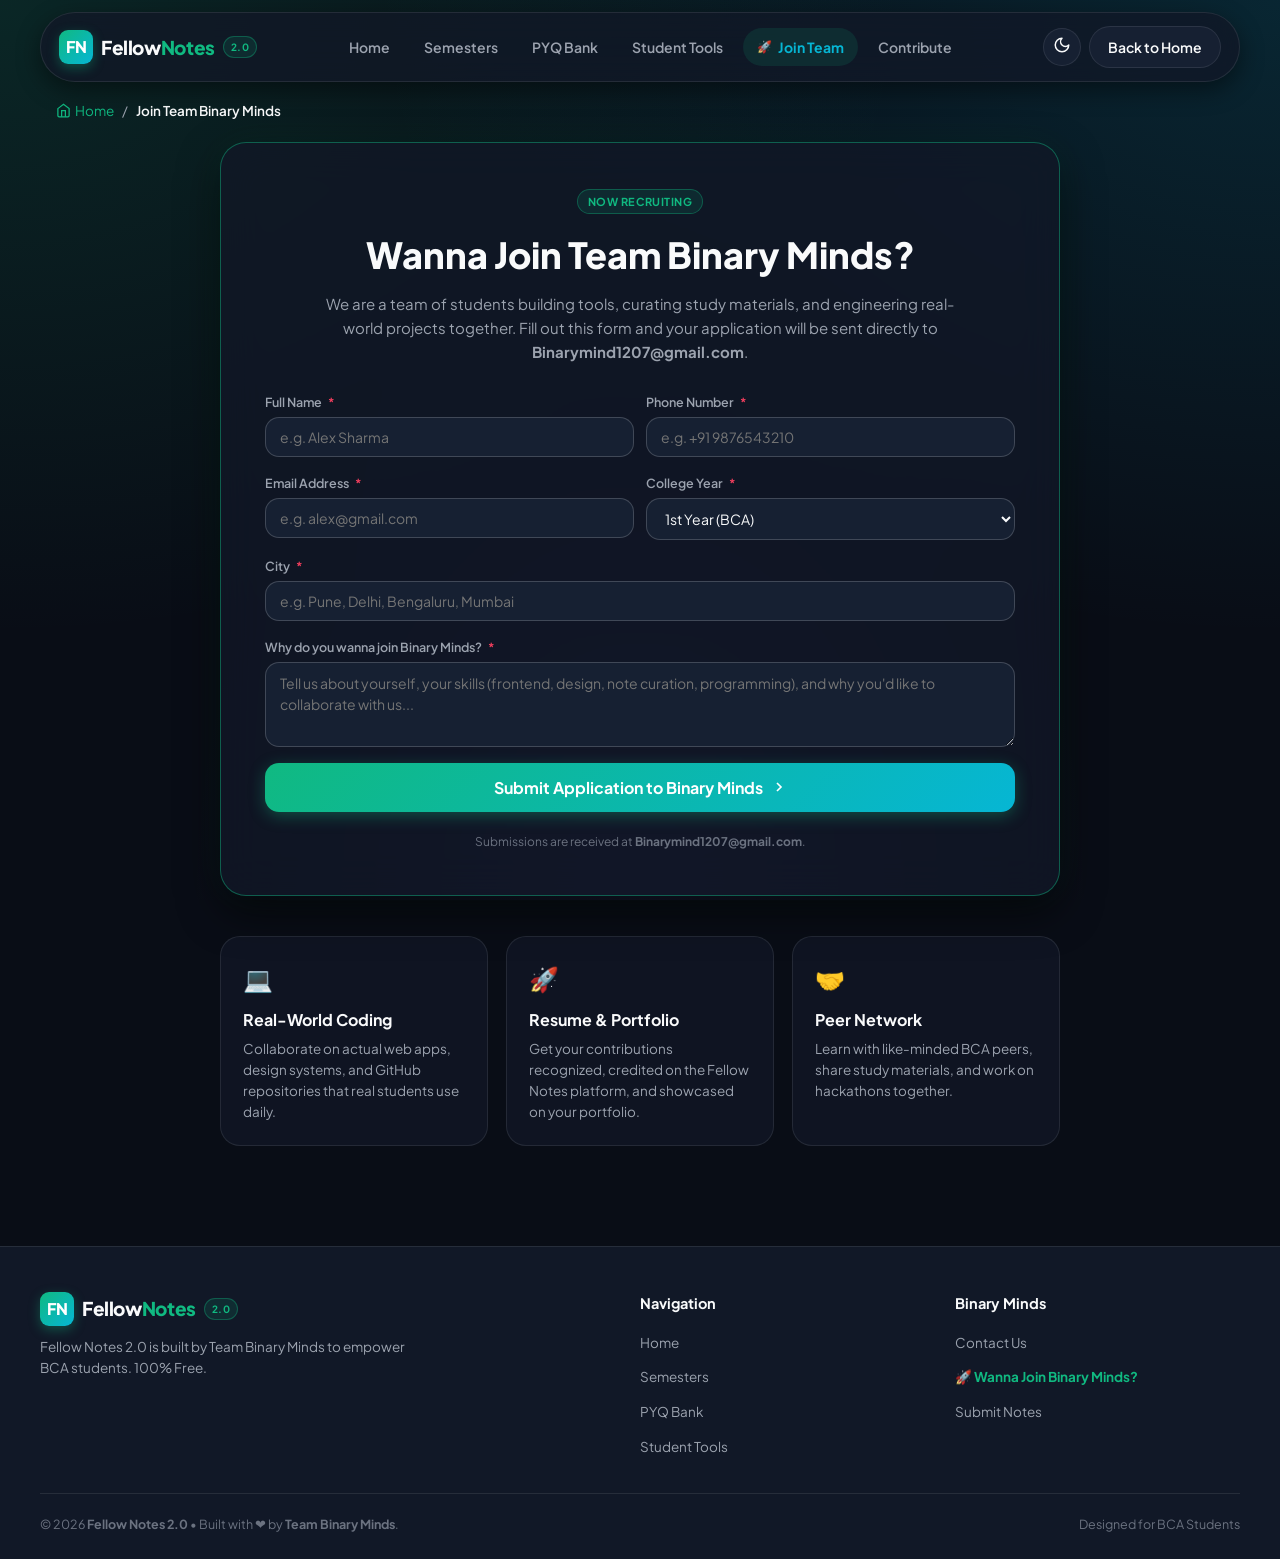
<file: join.html>
<!DOCTYPE html>
<html lang="en" data-theme="dark">
<head>
  <meta charset="UTF-8">
  <meta name="viewport" content="width=device-width, initial-scale=1.0, viewport-fit=cover">
  <title>Join Team Binary Minds | Fellow Notes 2.0</title>
  <meta name="description" content="Apply to join Team Binary Minds, the student engineering team behind Fellow Notes 2.0. Work on web development, UI design, tech writing, and community outreach.">
  <meta name="theme-color" content="#10b981">
  <link rel="canonical" href="https://fellownotes.in/join.html">

  <!-- Favicon & Icons -->
  <link rel="icon" type="image/svg+xml" href="[data-uri]">
  <link rel="icon" type="image/svg+xml" href="favicon.svg?v=2">
  <link rel="icon" type="image/png" sizes="32x32" href="favicon-32x32.png?v=2">
  <link rel="icon" type="image/png" sizes="16x16" href="favicon-16x16.png?v=2">
  <link rel="shortcut icon" href="favicon.ico?v=2">
  <link rel="apple-touch-icon" sizes="180x180" href="apple-touch-icon.png?v=2">
  <link rel="manifest" href="site.webmanifest?v=2">

  <!-- Styles & Scripts -->
  <link rel="stylesheet" href="style.css">
  <script src="app.js" defer></script>
</head>
<body>

  <!-- ================= SITE HEADER / NAVBAR ================= -->
  <header class="site-header">
    <nav class="navbar" aria-label="Main Navigation">
      <a href="index.html" class="brand-link" aria-label="Fellow Notes Home">
        <div class="brand-logo-icon">FN</div>
        <div class="brand-text">Fellow<span>Notes</span></div>
        <span class="version-badge">2.0</span>
      </a>

      <ul class="nav-menu">
        <li><a href="index.html" class="nav-link">Home</a></li>
        <li><a href="semester.html" class="nav-link">Semesters</a></li>
        <li><a href="pyq.html" class="nav-link">PYQ Bank</a></li>
        <li><a href="tools.html" class="nav-link">Student Tools</a></li>
        <li><a href="join.html" class="nav-link active" style="color:var(--accent-cyan); font-weight:700;"><span style="font-size:12px;">🚀</span> Join Team</a></li>
        <li><a href="#" class="nav-link" data-open-modal="contribute">Contribute</a></li>
      </ul>

      <div class="nav-actions">
        <button class="btn-icon theme-toggle-btn" aria-label="Toggle Dark/Light Mode" title="Toggle Theme">
          <span class="theme-icon">
            <svg width="18" height="18" viewBox="0 0 24 24" fill="none" stroke="currentColor" stroke-width="2" stroke-linecap="round" stroke-linejoin="round"><path d="M12 3a6 6 0 0 0 9 9 9 9 0 1 1-9-9Z"/></svg>
          </span>
        </button>

        <a href="index.html" class="btn-secondary btn-hide-mobile">
          <span>Back to Home</span>
        </a>

        <button class="btn-icon mobile-toggle" aria-label="Open Navigation Menu" aria-expanded="false">
          <svg width="20" height="20" viewBox="0 0 24 24" fill="none" stroke="currentColor" stroke-width="2" stroke-linecap="round" stroke-linejoin="round"><line x1="4" x2="20" y1="12" y2="12"/><line x1="4" x2="20" y1="6" y2="6"/><line x1="4" x2="20" y1="18" y2="18"/></svg>
        </button>
      </div>
    </nav>
  </header>

  <!-- ================= MAIN CONTENT ================= -->
  <main class="container" style="padding-top: 10px; padding-bottom: 60px;">
    
    <div style="margin-bottom: 20px; display: flex; align-items: center; gap: 8px; font-size: 13.5px; color: var(--text-secondary);">
      <a href="index.html" style="color: var(--primary); display: inline-flex; align-items: center; gap: 4px;">
        <svg width="15" height="15" viewBox="0 0 24 24" fill="none" stroke="currentColor" stroke-width="2"><path d="m3 9 9-7 9 7v11a2 2 0 0 1-2 2H5a2 2 0 0 1-2-2z"/><polyline points="9 22 9 12 15 12 15 22"/></svg>
        Home
      </a>
      <span>/</span>
      <span style="color: var(--text-primary); font-weight: 600;">Join Team Binary Minds</span>
    </div>

    <!-- Application Form Card -->
    <div class="join-section-card">
      <div class="join-header-text">
        <span class="badge-recruiting">Now Recruiting</span>
        <h1 style="font-size: clamp(26px, 4.5vw, 36px); font-weight: 800; margin: 12px 0 8px;">
          Wanna Join Team Binary Minds?
        </h1>
        <p style="font-size: 15px; color: var(--text-secondary); max-width: 650px; margin: 0 auto 28px; line-height: 1.6;">
          We are a team of students building tools, curating study materials, and engineering real-world projects together. Fill out this form and your application will be sent directly to <strong>Binarymind1207@gmail.com</strong>.
        </p>
      </div>

      <!-- Application Form -->
      <form id="join-binary-minds-form" class="join-form-wrapper" action="https://formsubmit.co/Binarymind1207@gmail.com" method="POST">
        <input type="hidden" name="_subject" value="New Binary Minds Team Application">
        <input type="hidden" name="_template" value="table">
        <input type="hidden" name="_captcha" value="false">

        <div class="form-row">
          <div class="form-group">
            <label class="form-label" for="join-name">Full Name <span class="req">*</span></label>
            <input type="text" id="join-name" name="name" class="form-input" placeholder="e.g. Alex Sharma" required autocomplete="name">
          </div>

          <div class="form-group">
            <label class="form-label" for="join-phone">Phone Number <span class="req">*</span></label>
            <input type="tel" id="join-phone" name="phone" class="form-input" placeholder="e.g. +91 9876543210" required autocomplete="tel">
          </div>
        </div>

        <div class="form-row">
          <div class="form-group">
            <label class="form-label" for="join-email">Email Address <span class="req">*</span></label>
            <input type="email" id="join-email" name="email" class="form-input" placeholder="e.g. alex@gmail.com" required autocomplete="email">
          </div>

          <div class="form-group">
            <label class="form-label" for="join-year">College Year <span class="req">*</span></label>
            <select id="join-year" name="year" class="form-select" required>
              <option value="1st Year (BCA)">1st Year (BCA)</option>
              <option value="2nd Year (BCA)">2nd Year (BCA)</option>
              <option value="3rd Year (BCA)">3rd Year (BCA)</option>
              <option value="4th Year (BCA)">4th Year (BCA)</option>
              <option value="Other Degree / Batch">Other Degree / Batch</option>
            </select>
          </div>
        </div>

        <div class="form-group">
          <label class="form-label" for="join-city">City <span class="req">*</span></label>
          <input type="text" id="join-city" name="city" class="form-input" placeholder="e.g. Pune, Delhi, Bengaluru, Mumbai" required>
        </div>

        <div class="form-group">
          <label class="form-label" for="join-why">Why do you wanna join Binary Minds? <span class="req">*</span></label>
          <textarea id="join-why" name="why_join" class="form-textarea" placeholder="Tell us about yourself, your skills (frontend, design, note curation, programming), and why you'd like to collaborate with us..." required></textarea>
        </div>

        <button type="submit" id="join-submit-btn" class="btn-join-submit" style="font-size: 16px; padding: 14px 24px;">
          <span>Submit Application to Binary Minds</span>
          <svg width="16" height="16" viewBox="0 0 24 24" fill="none" stroke="currentColor" stroke-width="2.5"><path d="m9 18 6-6-6-6"/></svg>
        </button>

        <p style="font-size: 12px; color: var(--text-muted); text-align: center; margin-top: 4px;">
          Submissions are received at <strong>Binarymind1207@gmail.com</strong>.
        </p>
      </form>

      <!-- Success Screen -->
      <div id="join-success-card" class="join-success-card">
        <div class="join-success-icon">✓</div>
        <h3 style="font-size: 22px; font-weight: 800; margin-bottom: 8px;">Application Received!</h3>
        <p style="font-size: 15px; color: var(--text-secondary); margin-bottom: 20px; line-height: 1.6;">
          Thank you, <strong id="applicant-name-display" style="color: var(--primary);"></strong>! Your application details have been delivered to Team Binary Minds. We'll reach out to you shortly!
        </p>
        <a href="index.html" class="btn-primary" style="margin: 0 auto; display: inline-flex;">Back to Home</a>
      </div>
    </div>

    <!-- What You Get by Joining -->
    <div style="max-width: 840px; margin: 40px auto 0; display: grid; grid-template-columns: repeat(auto-fit, minmax(240px, 1fr)); gap: 18px;">
      <div style="background: var(--bg-card); border: 1px solid var(--border); border-radius: var(--radius-lg); padding: 22px;">
        <div style="font-size: 24px; margin-bottom: 10px;">💻</div>
        <h3 style="font-size: 16px; font-weight: 700; margin-bottom: 6px;">Real-World Coding</h3>
        <p style="font-size: 13.5px; color: var(--text-secondary); line-height: 1.55;">
          Collaborate on actual web apps, design systems, and GitHub repositories that real students use daily.
        </p>
      </div>

      <div style="background: var(--bg-card); border: 1px solid var(--border); border-radius: var(--radius-lg); padding: 22px;">
        <div style="font-size: 24px; margin-bottom: 10px;">🚀</div>
        <h3 style="font-size: 16px; font-weight: 700; margin-bottom: 6px;">Resume & Portfolio</h3>
        <p style="font-size: 13.5px; color: var(--text-secondary); line-height: 1.55;">
          Get your contributions recognized, credited on the Fellow Notes platform, and showcased on your portfolio.
        </p>
      </div>

      <div style="background: var(--bg-card); border: 1px solid var(--border); border-radius: var(--radius-lg); padding: 22px;">
        <div style="font-size: 24px; margin-bottom: 10px;">🤝</div>
        <h3 style="font-size: 16px; font-weight: 700; margin-bottom: 6px;">Peer Network</h3>
        <p style="font-size: 13.5px; color: var(--text-secondary); line-height: 1.55;">
          Learn with like-minded BCA peers, share study materials, and work on hackathons together.
        </p>
      </div>
    </div>

  </main>

  <!-- ================= CONTRIBUTE MODAL ================= -->
  <div class="modal-backdrop" id="contribute-modal" role="dialog" aria-modal="true" aria-labelledby="modal-title">
    <div class="modal-window">
      <button class="modal-close-btn" data-close-modal title="Close">✕</button>
      <div style="display:inline-flex; align-items:center; gap:8px; margin-bottom:12px;">
        <span style="font-size:22px;">🤝</span>
        <h3 id="modal-title" style="font-size:21px; font-weight:800;">Contribute to Fellow Notes</h3>
      </div>
      <p style="font-size:13.5px; color:var(--text-secondary); margin-bottom:18px; line-height:1.6;">
        Share notes, previous year papers, or syllabus summaries with Team Binary Minds.
      </p>

      <div style="display:flex; flex-direction:column; gap:12px;">
        <a href="mailto:Binarymind1207@gmail.com?subject=Fellow%20Notes%20Contribution" class="btn-primary" style="justify-content:center;">
          <span>Email Notes to Binarymind1207@gmail.com</span>
        </a>
        <button type="button" class="btn-secondary" onclick="copyEmailToClipboard('Binarymind1207@gmail.com');" style="justify-content:center;">
          <span>Copy Contact Email</span>
        </button>
      </div>
    </div>
  </div>

  <!-- ================= SITE FOOTER ================= -->
  <footer class="site-footer">
    <div class="footer-inner">
      <div class="footer-brand">
        <div class="brand-link">
          <div class="brand-logo-icon">FN</div>
          <div class="brand-text">Fellow<span>Notes</span></div>
          <span class="version-badge">2.0</span>
        </div>
        <p>Fellow Notes 2.0 is built by Team Binary Minds to empower BCA students. 100% Free.</p>
      </div>

      <div class="footer-col">
        <h4>Navigation</h4>
        <ul class="footer-links">
          <li><a href="index.html">Home</a></li>
          <li><a href="semester.html">Semesters</a></li>
          <li><a href="pyq.html">PYQ Bank</a></li>
          <li><a href="tools.html">Student Tools</a></li>
        </ul>
      </div>

      <div class="footer-col">
        <h4>Binary Minds</h4>
        <ul class="footer-links">
          <li><a href="mailto:Binarymind1207@gmail.com">Contact Us</a></li>
          <li><a href="join.html" style="color:var(--primary); font-weight:700;">🚀 Wanna Join Binary Minds?</a></li>
          <li><a href="#" data-open-modal="contribute">Submit Notes</a></li>
        </ul>
      </div>
    </div>

    <div class="footer-bottom">
      <div>© 2026 <strong>Fellow Notes 2.0</strong> • Built with ❤ by <strong>Team Binary Minds</strong>.</div>
      <div>Designed for BCA Students</div>
    </div>
  </footer>

</body>
</html>
</file>
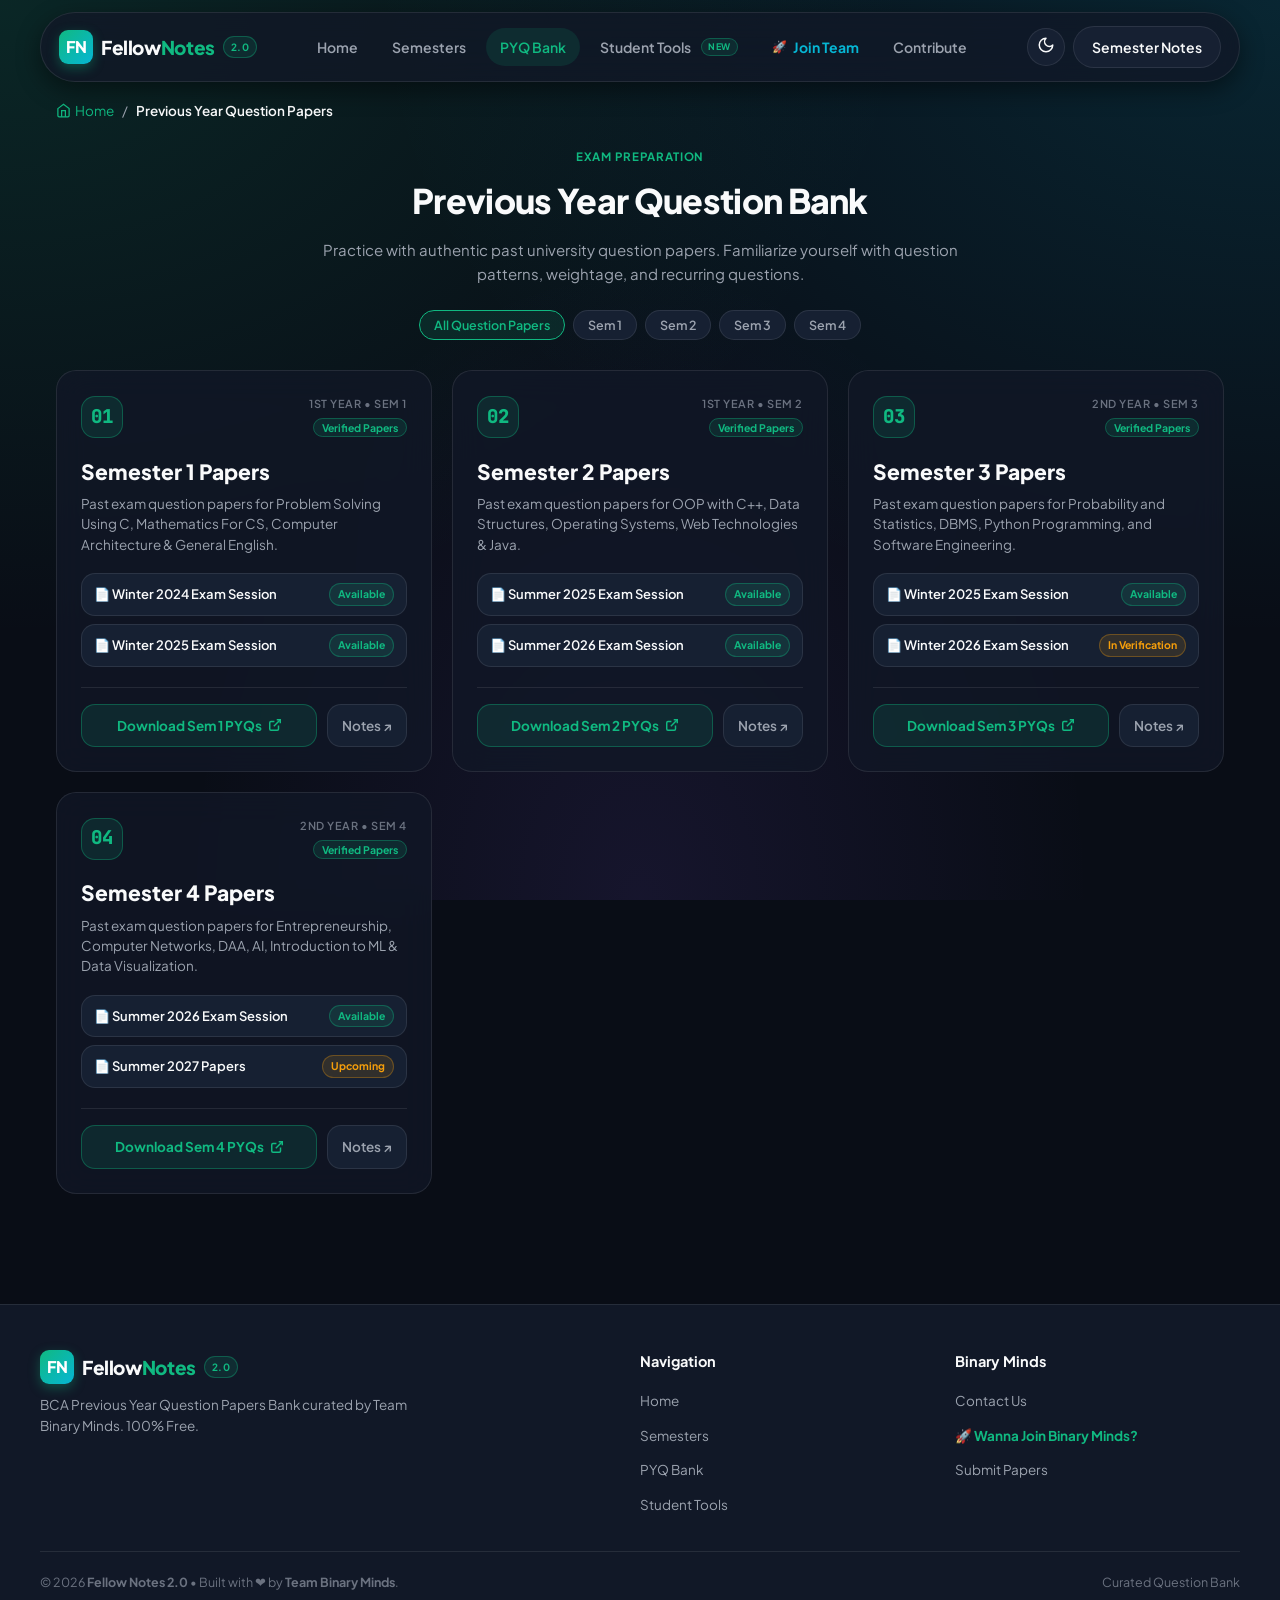
<file: pyq.html>
<!DOCTYPE html>
<html lang="en" data-theme="dark">
<head>
  <meta charset="UTF-8">
  <meta name="viewport" content="width=device-width, initial-scale=1.0, viewport-fit=cover">
  <title>PYQ Question Bank | Fellow Notes 2.0</title>
  <meta name="description" content="Download BCA Previous Year Question Papers (PYQs) for all semesters. Winter and Summer exam papers for targeted exam preparation.">
  <meta name="theme-color" content="#10b981">
  <link rel="canonical" href="https://fellownotes.in/pyq.html">

  <!-- Favicon & Icons -->
  <link rel="icon" type="image/svg+xml" href="[data-uri]">
  <link rel="icon" type="image/svg+xml" href="favicon.svg?v=2">
  <link rel="icon" type="image/png" sizes="32x32" href="favicon-32x32.png?v=2">
  <link rel="icon" type="image/png" sizes="16x16" href="favicon-16x16.png?v=2">
  <link rel="shortcut icon" href="favicon.ico?v=2">
  <link rel="apple-touch-icon" sizes="180x180" href="apple-touch-icon.png?v=2">
  <link rel="manifest" href="site.webmanifest?v=2">

  <!-- Styles & Scripts -->
  <link rel="stylesheet" href="style.css">
  <script src="app.js" defer></script>
</head>
<body>

  <!-- ================= SITE HEADER / NAVBAR ================= -->
  <header class="site-header">
    <nav class="navbar" aria-label="Main Navigation">
      <a href="index.html" class="brand-link" aria-label="Fellow Notes Home">
        <div class="brand-logo-icon">FN</div>
        <div class="brand-text">Fellow<span>Notes</span></div>
        <span class="version-badge">2.0</span>
      </a>

      <ul class="nav-menu">
        <li><a href="index.html" class="nav-link">Home</a></li>
        <li><a href="semester.html" class="nav-link">Semesters</a></li>
        <li><a href="pyq.html" class="nav-link active">PYQ Bank</a></li>
        <li><a href="tools.html" class="nav-link">Student Tools <span class="version-badge" style="font-size:9px;padding:1px 6px;margin-left:4px;">NEW</span></a></li>
        <li><a href="join.html" class="nav-link" style="color:var(--accent-cyan); font-weight:700;"><span style="font-size:12px;">🚀</span> Join Team</a></li>
        <li><a href="#" class="nav-link" data-open-modal="contribute">Contribute</a></li>
      </ul>

      <div class="nav-actions">
        <button class="btn-icon theme-toggle-btn" aria-label="Toggle Dark/Light Mode" title="Toggle Theme">
          <span class="theme-icon">
            <svg width="18" height="18" viewBox="0 0 24 24" fill="none" stroke="currentColor" stroke-width="2" stroke-linecap="round" stroke-linejoin="round"><path d="M12 3a6 6 0 0 0 9 9 9 9 0 1 1-9-9Z"/></svg>
          </span>
        </button>

        <a href="semester.html" class="btn-secondary btn-hide-mobile">
          <span>Semester Notes</span>
        </a>

        <button class="btn-icon mobile-toggle" aria-label="Open Navigation Menu" aria-expanded="false">
          <svg width="20" height="20" viewBox="0 0 24 24" fill="none" stroke="currentColor" stroke-width="2" stroke-linecap="round" stroke-linejoin="round"><line x1="4" x2="20" y1="12" y2="12"/><line x1="4" x2="20" y1="6" y2="6"/><line x1="4" x2="20" y1="18" y2="18"/></svg>
        </button>
      </div>
    </nav>
  </header>

  <!-- ================= MAIN CONTENT ================= -->
  <main class="container" style="padding-top: 10px;">
    
    <div style="margin-bottom: 20px; display: flex; align-items: center; gap: 8px; font-size: 13.5px; color: var(--text-secondary);">
      <a href="index.html" style="color: var(--primary); display: inline-flex; align-items: center; gap: 4px;">
        <svg width="15" height="15" viewBox="0 0 24 24" fill="none" stroke="currentColor" stroke-width="2"><path d="m3 9 9-7 9 7v11a2 2 0 0 1-2 2H5a2 2 0 0 1-2-2z"/><polyline points="9 22 9 12 15 12 15 22"/></svg>
        Home
      </a>
      <span>/</span>
      <span style="color: var(--text-primary); font-weight: 600;">Previous Year Question Papers</span>
    </div>

    <div class="section-head" style="margin-bottom: 24px;">
      <span class="section-badge">Exam Preparation</span>
      <h1 class="section-title">Previous Year Question Bank</h1>
      <p class="section-desc">
        Practice with authentic past university question papers. Familiarize yourself with question patterns, weightage, and recurring questions.
      </p>
    </div>

    <!-- Quick Year Filters -->
    <div class="quick-filter-pills" style="margin-bottom: 30px;">
      <button type="button" class="filter-chip active" data-filter="all">All Question Papers</button>
      <button type="button" class="filter-chip" data-filter="sem-1">Sem 1</button>
      <button type="button" class="filter-chip" data-filter="sem-2">Sem 2</button>
      <button type="button" class="filter-chip" data-filter="sem-3">Sem 3</button>
      <button type="button" class="filter-chip" data-filter="sem-4">Sem 4</button>
    </div>

    <div class="semester-grid">

      <!-- SEMESTER 1 PYQS -->
      <article class="sem-card" id="sem-1" data-semester="1" data-year="1">
        <div>
          <div class="sem-card-top">
            <div class="sem-number-badge">01</div>
            <div class="sem-meta">
              <span class="sem-year-tag">1st Year • Sem 1</span>
              <span class="pyq-status-badge status-ready">Verified Papers</span>
            </div>
          </div>
          <h2 class="sem-title">Semester 1 Papers</h2>
          <p class="sem-desc">Past exam question papers for Problem Solving Using C, Mathematics For CS, Computer Architecture & General English.</p>

          <ul class="pyq-paper-list">
            <li class="pyq-paper-item">
              <span class="pyq-paper-name">📄 Winter 2024 Exam Session</span>
              <span class="pyq-status-badge status-ready">Available</span>
            </li>
            <li class="pyq-paper-item">
              <span class="pyq-paper-name">📄 Winter 2025 Exam Session</span>
              <span class="pyq-status-badge status-ready">Available</span>
            </li>
          </ul>
        </div>

        <div class="sem-card-footer">
          <a href="https://drive.google.com/drive/folders/1ig6Sb0a2ffrCNt3nNg_yo5dPjP4HAk5l?usp=drive_link" target="_blank" rel="noopener" class="btn-open-drive">
            <span>Download Sem 1 PYQs</span>
            <svg width="14" height="14" viewBox="0 0 24 24" fill="none" stroke="currentColor" stroke-width="2.5"><path d="M18 13v6a2 2 0 0 1-2 2H5a2 2 0 0 1-2-2V8a2 2 0 0 1 2-2h6"/><polyline points="15 3 21 3 21 9"/><line x1="10" y1="14" x2="21" y2="3"/></svg>
          </a>
          <a href="semester.html#sem-1" class="btn-pyq-link" title="Study Notes">Notes ↗</a>
        </div>
      </article>

      <!-- SEMESTER 2 PYQS -->
      <article class="sem-card" id="sem-2" data-semester="2" data-year="1">
        <div>
          <div class="sem-card-top">
            <div class="sem-number-badge">02</div>
            <div class="sem-meta">
              <span class="sem-year-tag">1st Year • Sem 2</span>
              <span class="pyq-status-badge status-ready">Verified Papers</span>
            </div>
          </div>
          <h2 class="sem-title">Semester 2 Papers</h2>
          <p class="sem-desc">Past exam question papers for OOP with C++, Data Structures, Operating Systems, Web Technologies & Java.</p>

          <ul class="pyq-paper-list">
            <li class="pyq-paper-item">
              <span class="pyq-paper-name">📄 Summer 2025 Exam Session</span>
              <span class="pyq-status-badge status-ready">Available</span>
            </li>
            <li class="pyq-paper-item">
              <span class="pyq-paper-name">📄 Summer 2026 Exam Session</span>
              <span class="pyq-status-badge status-ready">Available</span>
            </li>
          </ul>
        </div>

        <div class="sem-card-footer">
          <a href="https://drive.google.com/drive/folders/1dCrcm5vsSK8Au-QXhlkQRpgm3FS8e1dh?usp=drive_link" target="_blank" rel="noopener" class="btn-open-drive">
            <span>Download Sem 2 PYQs</span>
            <svg width="14" height="14" viewBox="0 0 24 24" fill="none" stroke="currentColor" stroke-width="2.5"><path d="M18 13v6a2 2 0 0 1-2 2H5a2 2 0 0 1-2-2V8a2 2 0 0 1 2-2h6"/><polyline points="15 3 21 3 21 9"/><line x1="10" y1="14" x2="21" y2="3"/></svg>
          </a>
          <a href="semester.html#sem-2" class="btn-pyq-link" title="Study Notes">Notes ↗</a>
        </div>
      </article>

      <!-- SEMESTER 3 PYQS -->
      <article class="sem-card" id="sem-3" data-semester="3" data-year="2">
        <div>
          <div class="sem-card-top">
            <div class="sem-number-badge">03</div>
            <div class="sem-meta">
              <span class="sem-year-tag">2nd Year • Sem 3</span>
              <span class="pyq-status-badge status-ready">Verified Papers</span>
            </div>
          </div>
          <h2 class="sem-title">Semester 3 Papers</h2>
          <p class="sem-desc">Past exam question papers for Probability and Statistics, DBMS, Python Programming, and Software Engineering.</p>

          <ul class="pyq-paper-list">
            <li class="pyq-paper-item">
              <span class="pyq-paper-name">📄 Winter 2025 Exam Session</span>
              <span class="pyq-status-badge status-ready">Available</span>
            </li>
            <li class="pyq-paper-item">
              <span class="pyq-paper-name">📄 Winter 2026 Exam Session</span>
              <span class="pyq-status-badge status-soon">In Verification</span>
            </li>
          </ul>
        </div>

        <div class="sem-card-footer">
          <a href="https://drive.google.com/drive/folders/1gxR0LlTHRxKJdg0aOD4u0ejRbZWqzUYz?usp=drive_link" target="_blank" rel="noopener" class="btn-open-drive">
            <span>Download Sem 3 PYQs</span>
            <svg width="14" height="14" viewBox="0 0 24 24" fill="none" stroke="currentColor" stroke-width="2.5"><path d="M18 13v6a2 2 0 0 1-2 2H5a2 2 0 0 1-2-2V8a2 2 0 0 1 2-2h6"/><polyline points="15 3 21 3 21 9"/><line x1="10" y1="14" x2="21" y2="3"/></svg>
          </a>
          <a href="semester.html#sem-3" class="btn-pyq-link" title="Study Notes">Notes ↗</a>
        </div>
      </article>

      <!-- SEMESTER 4 PYQS -->
      <article class="sem-card" id="sem-4" data-semester="4" data-year="2">
        <div>
          <div class="sem-card-top">
            <div class="sem-number-badge">04</div>
            <div class="sem-meta">
              <span class="sem-year-tag">2nd Year • Sem 4</span>
              <span class="pyq-status-badge status-ready">Verified Papers</span>
            </div>
          </div>
          <h2 class="sem-title">Semester 4 Papers</h2>
          <p class="sem-desc">Past exam question papers for Entrepreneurship, Computer Networks, DAA, AI, Introduction to ML & Data Visualization.</p>

          <ul class="pyq-paper-list">
            <li class="pyq-paper-item">
              <span class="pyq-paper-name">📄 Summer 2026 Exam Session</span>
              <span class="pyq-status-badge status-ready">Available</span>
            </li>
            <li class="pyq-paper-item">
              <span class="pyq-paper-name">📄 Summer 2027 Papers</span>
              <span class="pyq-status-badge status-soon">Upcoming</span>
            </li>
          </ul>
        </div>

        <div class="sem-card-footer">
          <a href="https://drive.google.com/drive/folders/1v2_DrNeQpaHlzqWDkiQJTKgIlhT1vF0N?usp=drive_link" target="_blank" rel="noopener" class="btn-open-drive">
            <span>Download Sem 4 PYQs</span>
            <svg width="14" height="14" viewBox="0 0 24 24" fill="none" stroke="currentColor" stroke-width="2.5"><path d="M18 13v6a2 2 0 0 1-2 2H5a2 2 0 0 1-2-2V8a2 2 0 0 1 2-2h6"/><polyline points="15 3 21 3 21 9"/><line x1="10" y1="14" x2="21" y2="3"/></svg>
          </a>
          <a href="semester.html#sem-4" class="btn-pyq-link" title="Study Notes">Notes ↗</a>
        </div>
      </article>

    </div>
  </main>

  <!-- ================= CONTRIBUTE MODAL ================= -->
  <div class="modal-backdrop" id="contribute-modal" role="dialog" aria-modal="true" aria-labelledby="modal-title">
    <div class="modal-window">
      <button class="modal-close-btn" data-close-modal title="Close">✕</button>
      <div style="display:inline-flex; align-items:center; gap:8px; margin-bottom:12px;">
        <span style="font-size:22px;">📄</span>
        <h3 id="modal-title" style="font-size:21px; font-weight:800;">Submit or Request PYQs</h3>
      </div>
      <p style="font-size:13.5px; color:var(--text-secondary); margin-bottom:18px; line-height:1.6;">
        Have clear photos or scans of your university question papers? Help expand the archive for the BCA community.
      </p>

      <div style="display:flex; flex-direction:column; gap:12px;">
        <a href="mailto:Binarymind1207@gmail.com?subject=BCA%20PYQ%20Paper%20Contribution" class="btn-primary" style="justify-content:center;">
          <span>Email Papers to Binarymind1207@gmail.com</span>
        </a>
        <button type="button" class="btn-secondary" onclick="copyEmailToClipboard('Binarymind1207@gmail.com');" style="justify-content:center;">
          <span>Copy Contact Email</span>
        </button>
      </div>
    </div>
  </div>

  <!-- ================= WANNA JOIN BINARY MINDS MODAL ================= -->
  <div class="modal-backdrop" id="join-modal" role="dialog" aria-modal="true" aria-labelledby="join-modal-title">
    <div class="modal-window">
      <button class="modal-close-btn" data-close-modal title="Close">✕</button>

      <div style="display:flex; align-items:center; gap:10px; margin-bottom:10px;">
        <span style="font-size:24px;">🚀</span>
        <div>
          <span class="badge-recruiting">Recruitment Open</span>
          <h3 id="join-modal-title" style="font-size:21px; font-weight:800; margin-top:2px;">Join Team Binary Minds</h3>
        </div>
      </div>
      <p style="font-size:13.5px; color:var(--text-secondary); margin-bottom:16px; line-height:1.55;">
        Fill out your details below. Your submission is automatically forwarded to <strong>Binarymind1207@gmail.com</strong>.
      </p>

      <form id="join-binary-minds-form" class="join-form">
        <div class="form-row">
          <div class="form-group">
            <label class="form-label" for="join-name">Full Name <span class="req">*</span></label>
            <input type="text" id="join-name" name="name" class="form-input" placeholder="e.g. Alex Sharma" required autocomplete="name">
          </div>
          <div class="form-group">
            <label class="form-label" for="join-phone">Phone Number <span class="req">*</span></label>
            <input type="tel" id="join-phone" name="phone" class="form-input" placeholder="e.g. +91 9876543210" required autocomplete="tel">
          </div>
        </div>

        <div class="form-row">
          <div class="form-group">
            <label class="form-label" for="join-email">Email Address <span class="req">*</span></label>
            <input type="email" id="join-email" name="email" class="form-input" placeholder="e.g. alex@example.com" required autocomplete="email">
          </div>
          <div class="form-group">
            <label class="form-label" for="join-year">College Year <span class="req">*</span></label>
            <select id="join-year" name="year" class="form-select" required>
              <option value="1st Year (BCA)">1st Year (BCA)</option>
              <option value="2nd Year (BCA)">2nd Year (BCA)</option>
              <option value="3rd Year (BCA)">3rd Year (BCA)</option>
              <option value="4th Year (BCA)">4th Year (BCA)</option>
              <option value="Other Degree / Batch">Other Degree / Batch</option>
            </select>
          </div>
        </div>

        <div class="form-group">
          <label class="form-label" for="join-city">City <span class="req">*</span></label>
          <input type="text" id="join-city" name="city" class="form-input" placeholder="e.g. Pune, Delhi, Bengaluru, Mumbai" required>
        </div>

        <div class="form-group">
          <label class="form-label" for="join-why">Why do you wanna join Binary Minds? <span class="req">*</span></label>
          <textarea id="join-why" name="why_join" class="form-textarea" placeholder="Tell us about yourself, your skills, and what you want to build with us..." required></textarea>
        </div>

        <button type="submit" id="join-submit-btn" class="btn-join-submit">
          <span>Submit Application</span>
          <svg width="15" height="15" viewBox="0 0 24 24" fill="none" stroke="currentColor" stroke-width="2.5"><path d="m9 18 6-6-6-6"/></svg>
        </button>

        <p style="font-size:11.5px; color:var(--text-muted); text-align:center; margin-top:2px;">
          Directly sent to <strong>Binarymind1207@gmail.com</strong>.
        </p>
      </form>

      <div id="join-success-card" class="join-success-card">
        <div class="join-success-icon">✓</div>
        <h4 style="font-size:20px; font-weight:800; margin-bottom:6px;">Application Received!</h4>
        <p style="font-size:14px; color:var(--text-secondary); margin-bottom:18px; line-height:1.6;">
          Thank you, <strong id="applicant-name-display" style="color:var(--primary);"></strong>! Your details have been delivered to Team Binary Minds. We'll reach out to you soon!
        </p>
        <button type="button" class="btn-secondary" data-close-modal style="margin: 0 auto;">Close Window</button>
      </div>
    </div>
  </div>

  <!-- ================= SITE FOOTER ================= -->
  <footer class="site-footer">
    <div class="footer-inner">
      <div class="footer-brand">
        <div class="brand-link">
          <div class="brand-logo-icon">FN</div>
          <div class="brand-text">Fellow<span>Notes</span></div>
          <span class="version-badge">2.0</span>
        </div>
        <p>BCA Previous Year Question Papers Bank curated by Team Binary Minds. 100% Free.</p>
      </div>

      <div class="footer-col">
        <h4>Navigation</h4>
        <ul class="footer-links">
          <li><a href="index.html">Home</a></li>
          <li><a href="semester.html">Semesters</a></li>
          <li><a href="pyq.html">PYQ Bank</a></li>
          <li><a href="tools.html">Student Tools</a></li>
        </ul>
      </div>

      <div class="footer-col">
        <h4>Binary Minds</h4>
        <ul class="footer-links">
          <li><a href="mailto:Binarymind1207@gmail.com">Contact Us</a></li>
          <li><a href="join.html" style="color:var(--primary); font-weight:700;">🚀 Wanna Join Binary Minds?</a></li>
          <li><a href="#" data-open-modal="contribute">Submit Papers</a></li>
        </ul>
      </div>
    </div>

    <div class="footer-bottom">
      <div>© 2026 <strong>Fellow Notes 2.0</strong> • Built with ❤ by <strong>Team Binary Minds</strong>.</div>
      <div>Curated Question Bank</div>
    </div>
  </footer>

</body>
</html>
</file>
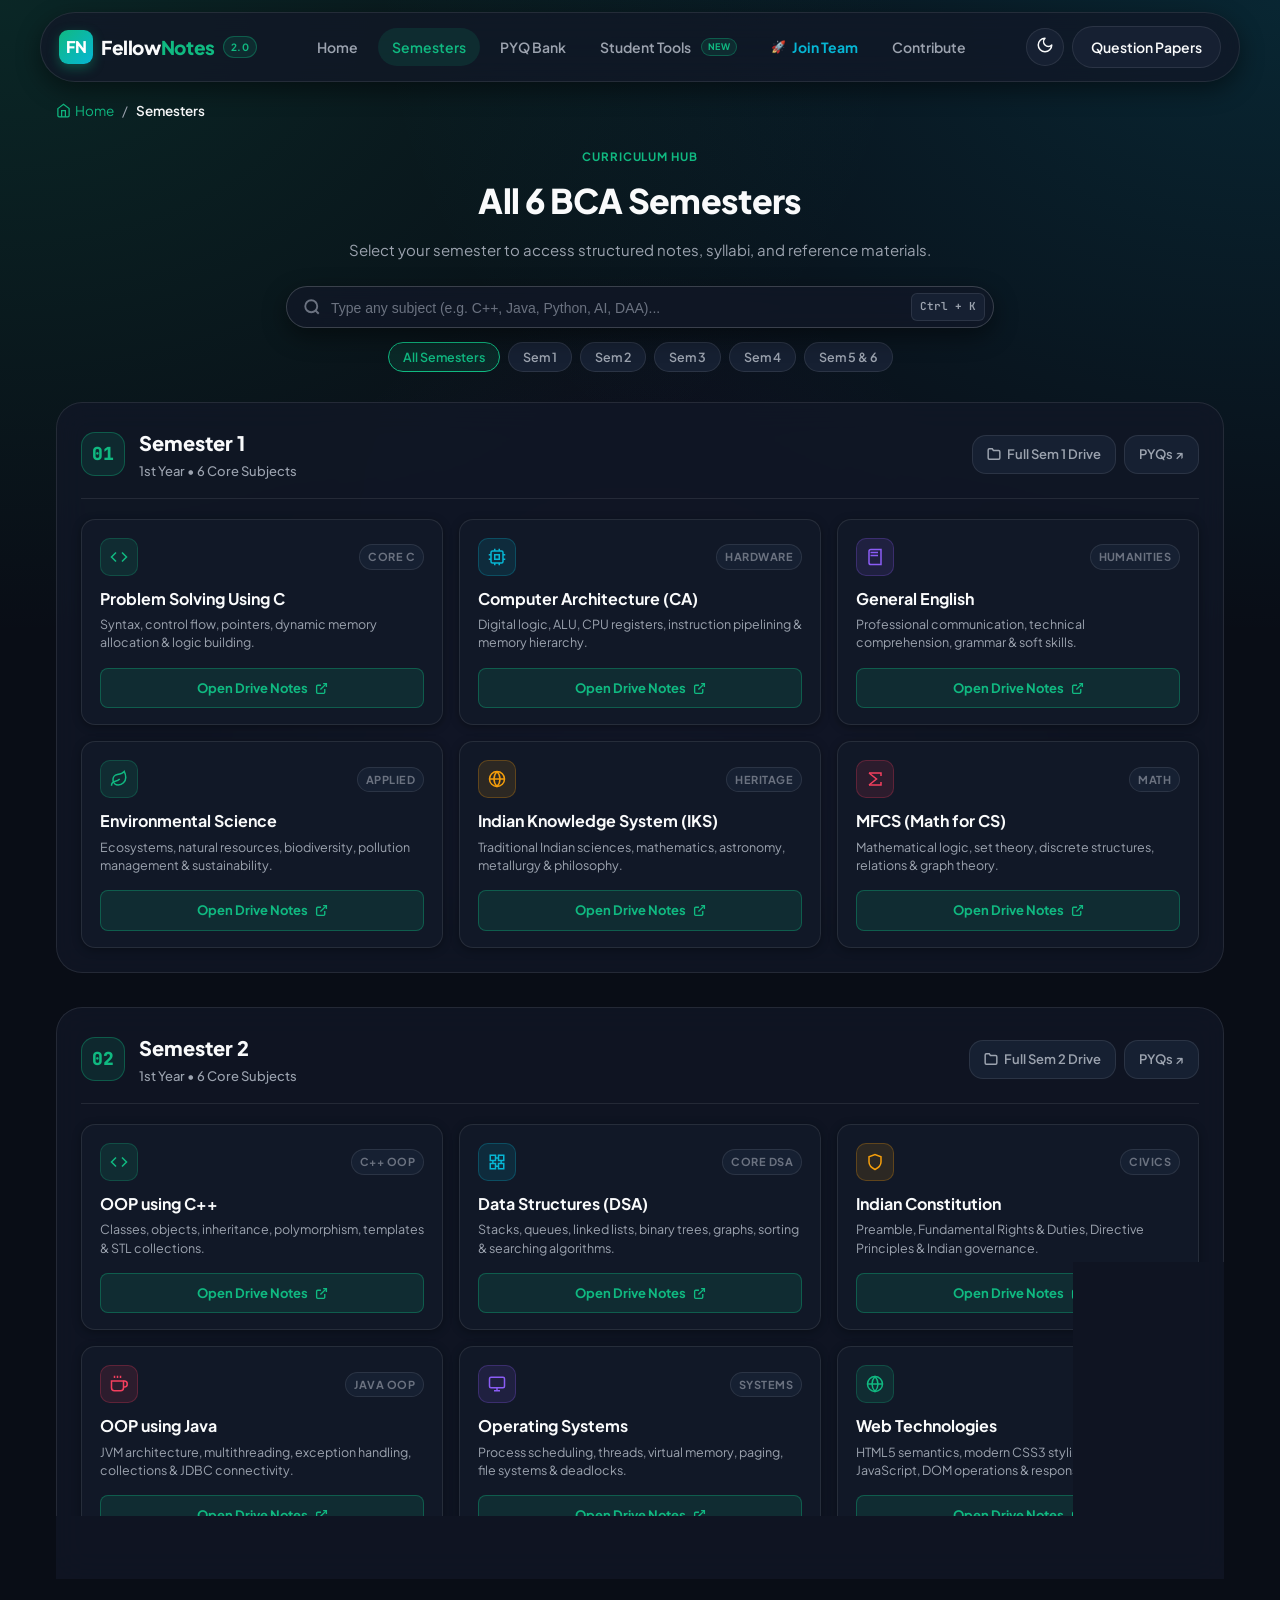
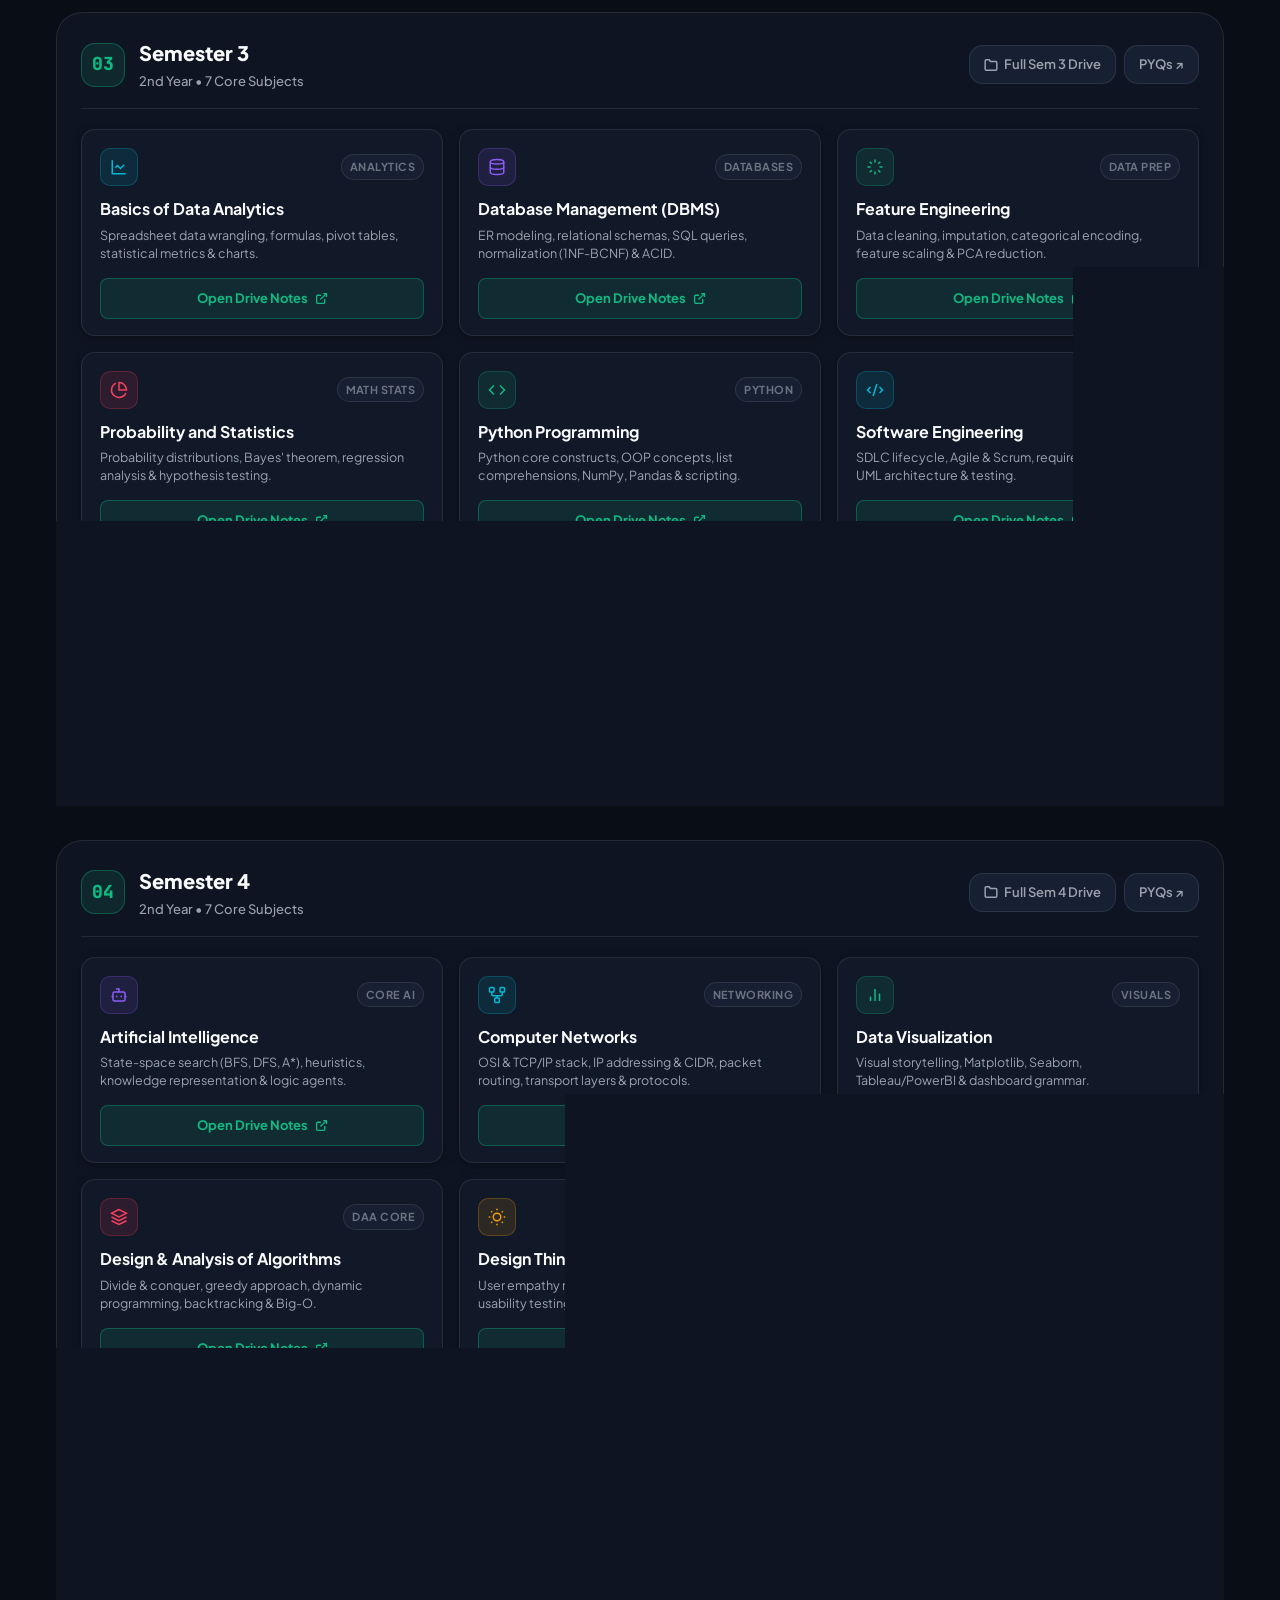
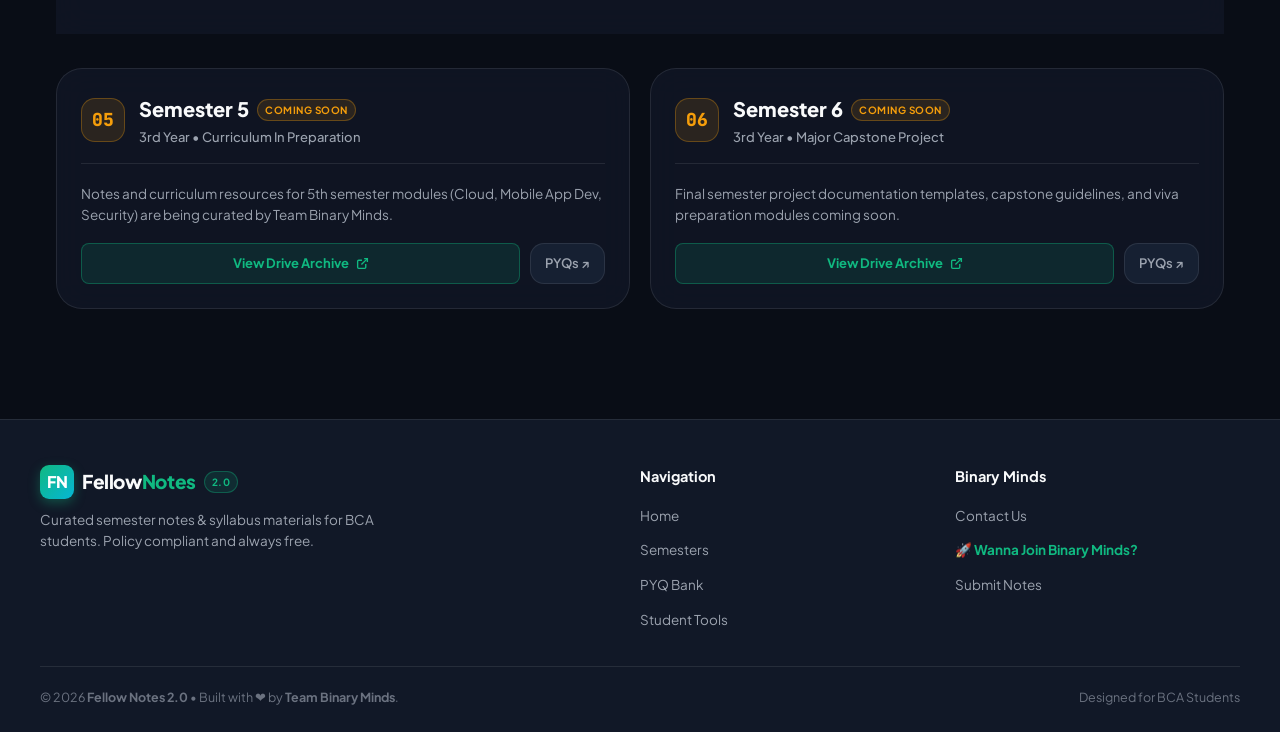
<file: semester.html>
<!DOCTYPE html>
<html lang="en" data-theme="dark">
<head>
  <meta charset="UTF-8">
  <meta name="viewport" content="width=device-width, initial-scale=1.0, viewport-fit=cover">
  <title>Semester Notes | Fellow Notes 2.0</title>
  <meta name="description" content="Access organized study materials for all 6 semesters of your BCA program. Notes, syllabi, and reference materials curated by Team Binary Minds.">
  <meta name="theme-color" content="#10b981">
  <link rel="canonical" href="https://fellownotes.in/semester.html">

  <!-- Favicon & Icons -->
  <link rel="icon" type="image/svg+xml" href="[data-uri]">
  <link rel="icon" type="image/svg+xml" href="favicon.svg?v=2">
  <link rel="icon" type="image/png" sizes="32x32" href="favicon-32x32.png?v=2">
  <link rel="icon" type="image/png" sizes="16x16" href="favicon-16x16.png?v=2">
  <link rel="shortcut icon" href="favicon.ico?v=2">
  <link rel="apple-touch-icon" sizes="180x180" href="apple-touch-icon.png?v=2">
  <link rel="manifest" href="site.webmanifest?v=2">

  <!-- Styles & Scripts -->
  <link rel="stylesheet" href="style.css">
  <script src="app.js" defer></script>
</head>
<body>

  <!-- ================= SITE HEADER / NAVBAR ================= -->
  <header class="site-header">
    <nav class="navbar" aria-label="Main Navigation">
      <a href="index.html" class="brand-link" aria-label="Fellow Notes Home">
        <div class="brand-logo-icon">FN</div>
        <div class="brand-text">Fellow<span>Notes</span></div>
        <span class="version-badge">2.0</span>
      </a>

      <ul class="nav-menu">
        <li><a href="index.html" class="nav-link">Home</a></li>
        <li><a href="semester.html" class="nav-link active">Semesters</a></li>
        <li><a href="pyq.html" class="nav-link">PYQ Bank</a></li>
        <li><a href="tools.html" class="nav-link">Student Tools <span class="version-badge" style="font-size:9px;padding:1px 6px;margin-left:4px;">NEW</span></a></li>
        <li><a href="join.html" class="nav-link" style="color:var(--accent-cyan); font-weight:700;"><span style="font-size:12px;">🚀</span> Join Team</a></li>
        <li><a href="#" class="nav-link" data-open-modal="contribute">Contribute</a></li>
      </ul>

      <div class="nav-actions">
        <button class="btn-icon theme-toggle-btn" aria-label="Toggle Dark/Light Mode" title="Toggle Theme">
          <span class="theme-icon">
            <svg width="18" height="18" viewBox="0 0 24 24" fill="none" stroke="currentColor" stroke-width="2" stroke-linecap="round" stroke-linejoin="round"><path d="M12 3a6 6 0 0 0 9 9 9 9 0 1 1-9-9Z"/></svg>
          </span>
        </button>

        <a href="pyq.html" class="btn-secondary btn-hide-mobile">
          <span>Question Papers</span>
        </a>

        <button class="btn-icon mobile-toggle" aria-label="Open Navigation Menu" aria-expanded="false">
          <svg width="20" height="20" viewBox="0 0 24 24" fill="none" stroke="currentColor" stroke-width="2" stroke-linecap="round" stroke-linejoin="round"><line x1="4" x2="20" y1="12" y2="12"/><line x1="4" x2="20" y1="6" y2="6"/><line x1="4" x2="20" y1="18" y2="18"/></svg>
        </button>
      </div>
    </nav>
  </header>

  <!-- ================= MAIN CONTENT ================= -->
  <main class="container" style="padding-top: 10px;">
    
    <div style="margin-bottom: 20px; display: flex; align-items: center; gap: 8px; font-size: 13.5px; color: var(--text-secondary);">
      <a href="index.html" style="color: var(--primary); display: inline-flex; align-items: center; gap: 4px;">
        <svg width="15" height="15" viewBox="0 0 24 24" fill="none" stroke="currentColor" stroke-width="2"><path d="m3 9 9-7 9 7v11a2 2 0 0 1-2 2H5a2 2 0 0 1-2-2z"/><polyline points="9 22 9 12 15 12 15 22"/></svg>
        Home
      </a>
      <span>/</span>
      <span style="color: var(--text-primary); font-weight: 600;">Semesters</span>
    </div>

    <div class="section-head" style="margin-bottom: 24px;">
      <span class="section-badge">Curriculum Hub</span>
      <h1 class="section-title">All 6 BCA Semesters</h1>
      <p class="section-desc">
        Select your semester to access structured notes, syllabi, and reference materials.
      </p>
    </div>

    <!-- Live Search & Year Filter -->
    <div class="search-box-container" style="margin-bottom: 30px;">
      <div class="search-bar-wrapper">
        <span class="search-icon">
          <svg width="18" height="18" viewBox="0 0 24 24" fill="none" stroke="currentColor" stroke-width="2.5"><circle cx="11" cy="11" r="8"/><path d="m21 21-4.3-4.3"/></svg>
        </span>
        <input type="text" id="global-search-input" class="search-input" placeholder="Type any subject (e.g. C++, Java, Python, AI, DAA)..." autocomplete="off">
        <span class="search-shortcut">Ctrl + K</span>
      </div>

      <div class="quick-filter-pills">
        <button type="button" class="filter-chip active" data-filter="all">All Semesters</button>
        <button type="button" class="filter-chip" data-filter="sem-1">Sem 1</button>
        <button type="button" class="filter-chip" data-filter="sem-2">Sem 2</button>
        <button type="button" class="filter-chip" data-filter="sem-3">Sem 3</button>
        <button type="button" class="filter-chip" data-filter="sem-4">Sem 4</button>
        <button type="button" class="filter-chip" data-filter="sem-5-6">Sem 5 & 6</button>
      </div>
    </div>

    <div id="no-search-results" style="display:none; text-align:center; padding: 40px 20px;">
      <p style="font-size: 17px; color: var(--text-secondary); margin-bottom: 12px;">🔍 No matching subjects found.</p>
      <button type="button" class="btn-secondary" onclick="document.getElementById('global-search-input').value=''; document.getElementById('global-search-input').dispatchEvent(new Event('input'));">Show All Semesters</button>
    </div>

    <!-- ================= SEMESTER 1 GROUP ================= -->
    <section class="sem-section-group" id="sem-1" data-semester="1" data-year="1">
      <div class="sem-section-header">
        <div class="sem-section-info">
          <div class="sem-badge-pill">01</div>
          <div class="sem-heading-box">
            <h2>Semester 1</h2>
            <div class="sem-heading-meta">1st Year • 6 Core Subjects</div>
          </div>
        </div>
        <div class="sem-section-actions">
          <a href="https://drive.google.com/drive/folders/15pkbkLpCbjlqBGSXfPDVh7cwQo-fo5WA?usp=drive_link" target="_blank" rel="noopener" class="btn-sem-bundle" title="Open complete Sem 1 Google Drive folder">
            <svg width="14" height="14" viewBox="0 0 24 24" fill="none" stroke="currentColor" stroke-width="2.5"><path d="M22 19a2 2 0 0 1-2 2H4a2 2 0 0 1-2-2V5a2 2 0 0 1 2-2h5l2 3h9a2 2 0 0 1 2 2z"/></svg>
            <span>Full Sem 1 Drive</span>
          </a>
          <a href="pyq.html#sem-1" class="btn-sem-bundle" title="View Sem 1 Question Papers">
            <span>PYQs ↗</span>
          </a>
        </div>
      </div>

      <div class="subject-grid">
        <!-- Subject: C Programming -->
        <article class="subject-card">
          <div>
            <div class="subject-card-top">
              <div class="subject-icon-box" title="C Programming">
                <svg width="18" height="18" viewBox="0 0 24 24" fill="none" stroke="currentColor" stroke-width="2"><polyline points="16 18 22 12 16 6"/><polyline points="8 6 2 12 8 18"/></svg>
              </div>
              <span class="subject-tag-badge">Core C</span>
            </div>
            <h3 class="subject-card-title">Problem Solving Using C</h3>
            <p class="subject-card-desc">Syntax, control flow, pointers, dynamic memory allocation & logic building.</p>
          </div>
          <div class="subject-card-action">
            <a href="https://drive.google.com/drive/folders/1CqJIf8ByklEnMYsTfll5eihtwAwOfwLt?usp=sharing" target="_blank" rel="noopener" class="btn-subject-drive">
              <span>Open Drive Notes</span>
              <svg width="13" height="13" viewBox="0 0 24 24" fill="none" stroke="currentColor" stroke-width="2.5"><path d="M18 13v6a2 2 0 0 1-2 2H5a2 2 0 0 1-2-2V8a2 2 0 0 1 2-2h6"/><polyline points="15 3 21 3 21 9"/><line x1="10" y1="14" x2="21" y2="3"/></svg>
            </a>
          </div>
        </article>

        <!-- Subject: Computer Architecture -->
        <article class="subject-card">
          <div>
            <div class="subject-card-top">
              <div class="subject-icon-box icon-cyan" title="Computer Architecture">
                <svg width="18" height="18" viewBox="0 0 24 24" fill="none" stroke="currentColor" stroke-width="2"><rect x="4" y="4" width="16" height="16" rx="2"/><rect x="9" y="9" width="6" height="6"/><line x1="9" y1="1" x2="9" y2="4"/><line x1="15" y1="1" x2="15" y2="4"/><line x1="9" y1="20" x2="9" y2="23"/><line x1="15" y1="20" x2="15" y2="23"/><line x1="20" y1="9" x2="23" y2="9"/><line x1="20" y1="15" x2="23" y2="15"/><line x1="1" y1="9" x2="4" y2="9"/><line x1="1" y1="15" x2="4" y2="15"/></svg>
              </div>
              <span class="subject-tag-badge">Hardware</span>
            </div>
            <h3 class="subject-card-title">Computer Architecture (CA)</h3>
            <p class="subject-card-desc">Digital logic, ALU, CPU registers, instruction pipelining & memory hierarchy.</p>
          </div>
          <div class="subject-card-action">
            <a href="https://drive.google.com/drive/folders/1o0cYu_c24eyOFtomCHNawzZ2OoGlfAb-?usp=drive_link" target="_blank" rel="noopener" class="btn-subject-drive">
              <span>Open Drive Notes</span>
              <svg width="13" height="13" viewBox="0 0 24 24" fill="none" stroke="currentColor" stroke-width="2.5"><path d="M18 13v6a2 2 0 0 1-2 2H5a2 2 0 0 1-2-2V8a2 2 0 0 1 2-2h6"/><polyline points="15 3 21 3 21 9"/><line x1="10" y1="14" x2="21" y2="3"/></svg>
            </a>
          </div>
        </article>

        <!-- Subject: General English -->
        <article class="subject-card">
          <div>
            <div class="subject-card-top">
              <div class="subject-icon-box icon-purple" title="General English">
                <svg width="18" height="18" viewBox="0 0 24 24" fill="none" stroke="currentColor" stroke-width="2"><path d="M4 19.5v-15A2.5 2.5 0 0 1 6.5 2H20v20H6.5a2.5 2.5 0 0 1-2.5-2.5Z"/><path d="M6 6h10"/><path d="M6 10h10"/></svg>
              </div>
              <span class="subject-tag-badge">Humanities</span>
            </div>
            <h3 class="subject-card-title">General English</h3>
            <p class="subject-card-desc">Professional communication, technical comprehension, grammar & soft skills.</p>
          </div>
          <div class="subject-card-action">
            <a href="https://drive.google.com/drive/folders/1QwZxTSu3I6vMoi9aZU_qznipv9FH6cmh?usp=drive_link" target="_blank" rel="noopener" class="btn-subject-drive">
              <span>Open Drive Notes</span>
              <svg width="13" height="13" viewBox="0 0 24 24" fill="none" stroke="currentColor" stroke-width="2.5"><path d="M18 13v6a2 2 0 0 1-2 2H5a2 2 0 0 1-2-2V8a2 2 0 0 1 2-2h6"/><polyline points="15 3 21 3 21 9"/><line x1="10" y1="14" x2="21" y2="3"/></svg>
            </a>
          </div>
        </article>

        <!-- Subject: Environmental Science -->
        <article class="subject-card">
          <div>
            <div class="subject-card-top">
              <div class="subject-icon-box" title="Environmental Science">
                <svg width="18" height="18" viewBox="0 0 24 24" fill="none" stroke="currentColor" stroke-width="2"><path d="M11 20A7 7 0 0 1 9.8 6.1C15.5 5 17 4.48 19 2c1 2 2 4.18 2 8 0 5.5-4.78 10-10 10Z"/><path d="M2 21c0-3 1.85-5.36 5.08-6C9.5 14.52 12 13 13 12"/></svg>
              </div>
              <span class="subject-tag-badge">Applied</span>
            </div>
            <h3 class="subject-card-title">Environmental Science</h3>
            <p class="subject-card-desc">Ecosystems, natural resources, biodiversity, pollution management & sustainability.</p>
          </div>
          <div class="subject-card-action">
            <a href="https://drive.google.com/drive/folders/1TjNanox95KRJnBwoajbB-HuazMD3bJc0?usp=drive_link" target="_blank" rel="noopener" class="btn-subject-drive">
              <span>Open Drive Notes</span>
              <svg width="13" height="13" viewBox="0 0 24 24" fill="none" stroke="currentColor" stroke-width="2.5"><path d="M18 13v6a2 2 0 0 1-2 2H5a2 2 0 0 1-2-2V8a2 2 0 0 1 2-2h6"/><polyline points="15 3 21 3 21 9"/><line x1="10" y1="14" x2="21" y2="3"/></svg>
            </a>
          </div>
        </article>

        <!-- Subject: Indian Knowledge System -->
        <article class="subject-card">
          <div>
            <div class="subject-card-top">
              <div class="subject-icon-box icon-amber" title="Indian Knowledge System">
                <svg width="18" height="18" viewBox="0 0 24 24" fill="none" stroke="currentColor" stroke-width="2"><circle cx="12" cy="12" r="10"/><path d="M12 2a14.5 14.5 0 0 0 0 20 14.5 14.5 0 0 0 0-20"/><path d="M2 12h20"/></svg>
              </div>
              <span class="subject-tag-badge">Heritage</span>
            </div>
            <h3 class="subject-card-title">Indian Knowledge System (IKS)</h3>
            <p class="subject-card-desc">Traditional Indian sciences, mathematics, astronomy, metallurgy & philosophy.</p>
          </div>
          <div class="subject-card-action">
            <a href="https://drive.google.com/drive/folders/1TjNanox95KRJnBwoajbB-HuazMD3bJc0?usp=drive_link" target="_blank" rel="noopener" class="btn-subject-drive">
              <span>Open Drive Notes</span>
              <svg width="13" height="13" viewBox="0 0 24 24" fill="none" stroke="currentColor" stroke-width="2.5"><path d="M18 13v6a2 2 0 0 1-2 2H5a2 2 0 0 1-2-2V8a2 2 0 0 1 2-2h6"/><polyline points="15 3 21 3 21 9"/><line x1="10" y1="14" x2="21" y2="3"/></svg>
            </a>
          </div>
        </article>

        <!-- Subject: MFCS -->
        <article class="subject-card">
          <div>
            <div class="subject-card-top">
              <div class="subject-icon-box icon-rose" title="MFCS">
                <svg width="18" height="18" viewBox="0 0 24 24" fill="none" stroke="currentColor" stroke-width="2"><path d="M4 4h16v4"/><path d="M4 20h16v-4"/><path d="m4 4 10 8-10 8"/></svg>
              </div>
              <span class="subject-tag-badge">Math</span>
            </div>
            <h3 class="subject-card-title">MFCS (Math for CS)</h3>
            <p class="subject-card-desc">Mathematical logic, set theory, discrete structures, relations & graph theory.</p>
          </div>
          <div class="subject-card-action">
            <a href="https://drive.google.com/drive/folders/1_wTEPep06o5TcY2ZEa5y5bIcYaUYOMAq?usp=drive_link" target="_blank" rel="noopener" class="btn-subject-drive">
              <span>Open Drive Notes</span>
              <svg width="13" height="13" viewBox="0 0 24 24" fill="none" stroke="currentColor" stroke-width="2.5"><path d="M18 13v6a2 2 0 0 1-2 2H5a2 2 0 0 1-2-2V8a2 2 0 0 1 2-2h6"/><polyline points="15 3 21 3 21 9"/><line x1="10" y1="14" x2="21" y2="3"/></svg>
            </a>
          </div>
        </article>
      </div>
    </section>

    <!-- ================= SEMESTER 2 GROUP ================= -->
    <section class="sem-section-group" id="sem-2" data-semester="2" data-year="1">
      <div class="sem-section-header">
        <div class="sem-section-info">
          <div class="sem-badge-pill">02</div>
          <div class="sem-heading-box">
            <h2>Semester 2</h2>
            <div class="sem-heading-meta">1st Year • 6 Core Subjects</div>
          </div>
        </div>
        <div class="sem-section-actions">
          <a href="https://drive.google.com/drive/folders/15Jxoimm3RmE0U6-f1eqatALwvZtkwZFe?usp=drive_link" target="_blank" rel="noopener" class="btn-sem-bundle" title="Open complete Sem 2 Google Drive folder">
            <svg width="14" height="14" viewBox="0 0 24 24" fill="none" stroke="currentColor" stroke-width="2.5"><path d="M22 19a2 2 0 0 1-2 2H4a2 2 0 0 1-2-2V5a2 2 0 0 1 2-2h5l2 3h9a2 2 0 0 1 2 2z"/></svg>
            <span>Full Sem 2 Drive</span>
          </a>
          <a href="pyq.html#sem-2" class="btn-sem-bundle" title="View Sem 2 Question Papers">
            <span>PYQs ↗</span>
          </a>
        </div>
      </div>

      <div class="subject-grid">
        <!-- Subject: C++ -->
        <article class="subject-card">
          <div>
            <div class="subject-card-top">
              <div class="subject-icon-box" title="C++">
                <svg width="18" height="18" viewBox="0 0 24 24" fill="none" stroke="currentColor" stroke-width="2"><polyline points="16 18 22 12 16 6"/><polyline points="8 6 2 12 8 18"/></svg>
              </div>
              <span class="subject-tag-badge">C++ OOP</span>
            </div>
            <h3 class="subject-card-title">OOP using C++</h3>
            <p class="subject-card-desc">Classes, objects, inheritance, polymorphism, templates & STL collections.</p>
          </div>
          <div class="subject-card-action">
            <a href="https://drive.google.com/drive/folders/1gcJrFRazOoqty_sQkA7xjLobtt9bJSDe?usp=drive_link" target="_blank" rel="noopener" class="btn-subject-drive">
              <span>Open Drive Notes</span>
              <svg width="13" height="13" viewBox="0 0 24 24" fill="none" stroke="currentColor" stroke-width="2.5"><path d="M18 13v6a2 2 0 0 1-2 2H5a2 2 0 0 1-2-2V8a2 2 0 0 1 2-2h6"/><polyline points="15 3 21 3 21 9"/><line x1="10" y1="14" x2="21" y2="3"/></svg>
            </a>
          </div>
        </article>

        <!-- Subject: DSA -->
        <article class="subject-card">
          <div>
            <div class="subject-card-top">
              <div class="subject-icon-box icon-cyan" title="Data Structures">
                <svg width="18" height="18" viewBox="0 0 24 24" fill="none" stroke="currentColor" stroke-width="2"><rect x="3" y="3" width="7" height="7"/><rect x="14" y="3" width="7" height="7"/><rect x="14" y="14" width="7" height="7"/><rect x="3" y="14" width="7" height="7"/><path d="M10 6.5h4"/><path d="M6.5 10v4"/><path d="M17.5 10v4"/><path d="M10 17.5h4"/></svg>
              </div>
              <span class="subject-tag-badge">Core DSA</span>
            </div>
            <h3 class="subject-card-title">Data Structures (DSA)</h3>
            <p class="subject-card-desc">Stacks, queues, linked lists, binary trees, graphs, sorting & searching algorithms.</p>
          </div>
          <div class="subject-card-action">
            <a href="https://drive.google.com/drive/folders/1QueZThA5QLJyu42dMIeEDUA4V8zCrORI?usp=drive_link" target="_blank" rel="noopener" class="btn-subject-drive">
              <span>Open Drive Notes</span>
              <svg width="13" height="13" viewBox="0 0 24 24" fill="none" stroke="currentColor" stroke-width="2.5"><path d="M18 13v6a2 2 0 0 1-2 2H5a2 2 0 0 1-2-2V8a2 2 0 0 1 2-2h6"/><polyline points="15 3 21 3 21 9"/><line x1="10" y1="14" x2="21" y2="3"/></svg>
            </a>
          </div>
        </article>

        <!-- Subject: Indian Constitution -->
        <article class="subject-card">
          <div>
            <div class="subject-card-top">
              <div class="subject-icon-box icon-amber" title="Indian Constitution">
                <svg width="18" height="18" viewBox="0 0 24 24" fill="none" stroke="currentColor" stroke-width="2"><path d="M12 22s8-4 8-10V5l-8-3-8 3v7c0 6 8 10 8 10z"/></svg>
              </div>
              <span class="subject-tag-badge">Civics</span>
            </div>
            <h3 class="subject-card-title">Indian Constitution</h3>
            <p class="subject-card-desc">Preamble, Fundamental Rights & Duties, Directive Principles & Indian governance.</p>
          </div>
          <div class="subject-card-action">
            <a href="https://drive.google.com/drive/folders/132i8sVkdXVH6L6BZTiDQsRv-GZhIhikw?usp=drive_link" target="_blank" rel="noopener" class="btn-subject-drive">
              <span>Open Drive Notes</span>
              <svg width="13" height="13" viewBox="0 0 24 24" fill="none" stroke="currentColor" stroke-width="2.5"><path d="M18 13v6a2 2 0 0 1-2 2H5a2 2 0 0 1-2-2V8a2 2 0 0 1 2-2h6"/><polyline points="15 3 21 3 21 9"/><line x1="10" y1="14" x2="21" y2="3"/></svg>
            </a>
          </div>
        </article>

        <!-- Subject: Java -->
        <article class="subject-card">
          <div>
            <div class="subject-card-top">
              <div class="subject-icon-box icon-rose" title="Java">
                <svg width="18" height="18" viewBox="0 0 24 24" fill="none" stroke="currentColor" stroke-width="2"><path d="M18 8h1a4 4 0 0 1 0 8h-1"/><path d="M2 8h16v9a4 4 0 0 1-4 4H6a4 4 0 0 1-4-4V8z"/><line x1="6" y1="1" x2="6" y2="4"/><line x1="10" y1="1" x2="10" y2="4"/><line x1="14" y1="1" x2="14" y2="4"/></svg>
              </div>
              <span class="subject-tag-badge">Java OOP</span>
            </div>
            <h3 class="subject-card-title">OOP using Java</h3>
            <p class="subject-card-desc">JVM architecture, multithreading, exception handling, collections & JDBC connectivity.</p>
          </div>
          <div class="subject-card-action">
            <a href="https://drive.google.com/drive/folders/1PxUaIlZ6VX7jrG1sr_jafmpJp9hSmOEO?usp=drive_link" target="_blank" rel="noopener" class="btn-subject-drive">
              <span>Open Drive Notes</span>
              <svg width="13" height="13" viewBox="0 0 24 24" fill="none" stroke="currentColor" stroke-width="2.5"><path d="M18 13v6a2 2 0 0 1-2 2H5a2 2 0 0 1-2-2V8a2 2 0 0 1 2-2h6"/><polyline points="15 3 21 3 21 9"/><line x1="10" y1="14" x2="21" y2="3"/></svg>
            </a>
          </div>
        </article>

        <!-- Subject: Operating System -->
        <article class="subject-card">
          <div>
            <div class="subject-card-top">
              <div class="subject-icon-box icon-purple" title="Operating System">
                <svg width="18" height="18" viewBox="0 0 24 24" fill="none" stroke="currentColor" stroke-width="2"><rect x="2" y="3" width="20" height="14" rx="2"/><line x1="8" y1="21" x2="16" y2="21"/><line x1="12" y1="17" x2="12" y2="21"/></svg>
              </div>
              <span class="subject-tag-badge">Systems</span>
            </div>
            <h3 class="subject-card-title">Operating Systems</h3>
            <p class="subject-card-desc">Process scheduling, threads, virtual memory, paging, file systems & deadlocks.</p>
          </div>
          <div class="subject-card-action">
            <a href="https://drive.google.com/drive/folders/1gmSk4VgzE0z-_zRLi3nitatobQPS6Bwu?usp=drive_link" target="_blank" rel="noopener" class="btn-subject-drive">
              <span>Open Drive Notes</span>
              <svg width="13" height="13" viewBox="0 0 24 24" fill="none" stroke="currentColor" stroke-width="2.5"><path d="M18 13v6a2 2 0 0 1-2 2H5a2 2 0 0 1-2-2V8a2 2 0 0 1 2-2h6"/><polyline points="15 3 21 3 21 9"/><line x1="10" y1="14" x2="21" y2="3"/></svg>
            </a>
          </div>
        </article>

        <!-- Subject: Web Tech -->
        <article class="subject-card">
          <div>
            <div class="subject-card-top">
              <div class="subject-icon-box" title="Web Technologies">
                <svg width="18" height="18" viewBox="0 0 24 24" fill="none" stroke="currentColor" stroke-width="2"><circle cx="12" cy="12" r="10"/><line x1="2" y1="12" x2="22" y2="12"/><path d="M12 2a15.3 15.3 0 0 1 4 10 15.3 15.3 0 0 1-4 10 15.3 15.3 0 0 1-4-10 15.3 15.3 0 0 1 4-10z"/></svg>
              </div>
              <span class="subject-tag-badge">Web Tech</span>
            </div>
            <h3 class="subject-card-title">Web Technologies</h3>
            <p class="subject-card-desc">HTML5 semantics, modern CSS3 styling, vanilla JavaScript, DOM operations & responsive UI.</p>
          </div>
          <div class="subject-card-action">
            <a href="https://drive.google.com/drive/folders/1tA1FnSNnVKcLuCatXpF9hu99bLpq1Qmm?usp=drive_link" target="_blank" rel="noopener" class="btn-subject-drive">
              <span>Open Drive Notes</span>
              <svg width="13" height="13" viewBox="0 0 24 24" fill="none" stroke="currentColor" stroke-width="2.5"><path d="M18 13v6a2 2 0 0 1-2 2H5a2 2 0 0 1-2-2V8a2 2 0 0 1 2-2h6"/><polyline points="15 3 21 3 21 9"/><line x1="10" y1="14" x2="21" y2="3"/></svg>
            </a>
          </div>
        </article>
      </div>
    </section>

    <!-- ================= SEMESTER 3 GROUP ================= -->
    <section class="sem-section-group" id="sem-3" data-semester="3" data-year="2">
      <div class="sem-section-header">
        <div class="sem-section-info">
          <div class="sem-badge-pill">03</div>
          <div class="sem-heading-box">
            <h2>Semester 3</h2>
            <div class="sem-heading-meta">2nd Year • 7 Core Subjects</div>
          </div>
        </div>
        <div class="sem-section-actions">
          <a href="https://drive.google.com/drive/folders/1XJT8f2BDq_HDIX30nQMGDVuUa9SmCW6H?usp=drive_link" target="_blank" rel="noopener" class="btn-sem-bundle" title="Open complete Sem 3 Google Drive folder">
            <svg width="14" height="14" viewBox="0 0 24 24" fill="none" stroke="currentColor" stroke-width="2.5"><path d="M22 19a2 2 0 0 1-2 2H4a2 2 0 0 1-2-2V5a2 2 0 0 1 2-2h5l2 3h9a2 2 0 0 1 2 2z"/></svg>
            <span>Full Sem 3 Drive</span>
          </a>
          <a href="pyq.html#sem-3" class="btn-sem-bundle" title="View Sem 3 Question Papers">
            <span>PYQs ↗</span>
          </a>
        </div>
      </div>

      <div class="subject-grid">
        <!-- Subject: Basics of Data Analytics -->
        <article class="subject-card">
          <div>
            <div class="subject-card-top">
              <div class="subject-icon-box icon-cyan" title="Data Analytics">
                <svg width="18" height="18" viewBox="0 0 24 24" fill="none" stroke="currentColor" stroke-width="2"><path d="M3 3v18h18"/><path d="m19 9-5 5-4-4-3 3"/></svg>
              </div>
              <span class="subject-tag-badge">Analytics</span>
            </div>
            <h3 class="subject-card-title">Basics of Data Analytics</h3>
            <p class="subject-card-desc">Spreadsheet data wrangling, formulas, pivot tables, statistical metrics & charts.</p>
          </div>
          <div class="subject-card-action">
            <a href="https://drive.google.com/drive/folders/11wVDrAjsBoNT5elM3XpoQamegHTtEmIp?usp=drive_link" target="_blank" rel="noopener" class="btn-subject-drive">
              <span>Open Drive Notes</span>
              <svg width="13" height="13" viewBox="0 0 24 24" fill="none" stroke="currentColor" stroke-width="2.5"><path d="M18 13v6a2 2 0 0 1-2 2H5a2 2 0 0 1-2-2V8a2 2 0 0 1 2-2h6"/><polyline points="15 3 21 3 21 9"/><line x1="10" y1="14" x2="21" y2="3"/></svg>
            </a>
          </div>
        </article>

        <!-- Subject: DBMS -->
        <article class="subject-card">
          <div>
            <div class="subject-card-top">
              <div class="subject-icon-box icon-purple" title="DBMS">
                <svg width="18" height="18" viewBox="0 0 24 24" fill="none" stroke="currentColor" stroke-width="2"><ellipse cx="12" cy="5" rx="9" ry="3"/><path d="M3 5v14c0 1.66 4 3 9 3s9-1.34 9-3V5"/><path d="M3 12c0 1.66 4 3 9 3s9-1.34 9-3"/></svg>
              </div>
              <span class="subject-tag-badge">Databases</span>
            </div>
            <h3 class="subject-card-title">Database Management (DBMS)</h3>
            <p class="subject-card-desc">ER modeling, relational schemas, SQL queries, normalization (1NF-BCNF) & ACID.</p>
          </div>
          <div class="subject-card-action">
            <a href="https://drive.google.com/drive/folders/1RblKBIk9ROdE5AnH5EVbS6H3YM4YyDiU?usp=drive_link" target="_blank" rel="noopener" class="btn-subject-drive">
              <span>Open Drive Notes</span>
              <svg width="13" height="13" viewBox="0 0 24 24" fill="none" stroke="currentColor" stroke-width="2.5"><path d="M18 13v6a2 2 0 0 1-2 2H5a2 2 0 0 1-2-2V8a2 2 0 0 1 2-2h6"/><polyline points="15 3 21 3 21 9"/><line x1="10" y1="14" x2="21" y2="3"/></svg>
            </a>
          </div>
        </article>

        <!-- Subject: Feature Engineering -->
        <article class="subject-card">
          <div>
            <div class="subject-card-top">
              <div class="subject-icon-box" title="Feature Engineering">
                <svg width="18" height="18" viewBox="0 0 24 24" fill="none" stroke="currentColor" stroke-width="2"><path d="M12 2v4"/><path d="M12 18v4"/><path d="m4.93 4.93 2.83 2.83"/><path d="m16.24 16.24 2.83 2.83"/><path d="M2 12h4"/><path d="M18 12h4"/><path d="m4.93 19.07 2.83-2.83"/><path d="m16.24 7.76 2.83-2.83"/></svg>
              </div>
              <span class="subject-tag-badge">Data Prep</span>
            </div>
            <h3 class="subject-card-title">Feature Engineering</h3>
            <p class="subject-card-desc">Data cleaning, imputation, categorical encoding, feature scaling & PCA reduction.</p>
          </div>
          <div class="subject-card-action">
            <a href="https://drive.google.com/drive/folders/1TQx9rya0x3tv6dB08x4NL3to0CeI-wjc?usp=drive_link" target="_blank" rel="noopener" class="btn-subject-drive">
              <span>Open Drive Notes</span>
              <svg width="13" height="13" viewBox="0 0 24 24" fill="none" stroke="currentColor" stroke-width="2.5"><path d="M18 13v6a2 2 0 0 1-2 2H5a2 2 0 0 1-2-2V8a2 2 0 0 1 2-2h6"/><polyline points="15 3 21 3 21 9"/><line x1="10" y1="14" x2="21" y2="3"/></svg>
            </a>
          </div>
        </article>

        <!-- Subject: Probability and Statistics -->
        <article class="subject-card">
          <div>
            <div class="subject-card-top">
              <div class="subject-icon-box icon-rose" title="Probability and Statistics">
                <svg width="18" height="18" viewBox="0 0 24 24" fill="none" stroke="currentColor" stroke-width="2"><path d="M21.21 15.89A10 10 0 1 1 8 2.83"/><path d="M22 12A10 10 0 0 0 12 2v10z"/></svg>
              </div>
              <span class="subject-tag-badge">Math Stats</span>
            </div>
            <h3 class="subject-card-title">Probability and Statistics</h3>
            <p class="subject-card-desc">Probability distributions, Bayes' theorem, regression analysis & hypothesis testing.</p>
          </div>
          <div class="subject-card-action">
            <a href="https://drive.google.com/drive/folders/1Da1ElT3y7CE8kzf91u74l9eTa5ADrDUl?usp=drive_link" target="_blank" rel="noopener" class="btn-subject-drive">
              <span>Open Drive Notes</span>
              <svg width="13" height="13" viewBox="0 0 24 24" fill="none" stroke="currentColor" stroke-width="2.5"><path d="M18 13v6a2 2 0 0 1-2 2H5a2 2 0 0 1-2-2V8a2 2 0 0 1 2-2h6"/><polyline points="15 3 21 3 21 9"/><line x1="10" y1="14" x2="21" y2="3"/></svg>
            </a>
          </div>
        </article>

        <!-- Subject: Python -->
        <article class="subject-card">
          <div>
            <div class="subject-card-top">
              <div class="subject-icon-box" title="Python">
                <svg width="18" height="18" viewBox="0 0 24 24" fill="none" stroke="currentColor" stroke-width="2"><polyline points="16 18 22 12 16 6"/><polyline points="8 6 2 12 8 18"/></svg>
              </div>
              <span class="subject-tag-badge">Python</span>
            </div>
            <h3 class="subject-card-title">Python Programming</h3>
            <p class="subject-card-desc">Python core constructs, OOP concepts, list comprehensions, NumPy, Pandas & scripting.</p>
          </div>
          <div class="subject-card-action">
            <a href="https://drive.google.com/drive/folders/1lehVcqUr-Djv0UciNP8-QmxgT45ZWi2s?usp=drive_link" target="_blank" rel="noopener" class="btn-subject-drive">
              <span>Open Drive Notes</span>
              <svg width="13" height="13" viewBox="0 0 24 24" fill="none" stroke="currentColor" stroke-width="2.5"><path d="M18 13v6a2 2 0 0 1-2 2H5a2 2 0 0 1-2-2V8a2 2 0 0 1 2-2h6"/><polyline points="15 3 21 3 21 9"/><line x1="10" y1="14" x2="21" y2="3"/></svg>
            </a>
          </div>
        </article>

        <!-- Subject: Software Engineering -->
        <article class="subject-card">
          <div>
            <div class="subject-card-top">
              <div class="subject-icon-box icon-cyan" title="Software Engineering">
                <svg width="18" height="18" viewBox="0 0 24 24" fill="none" stroke="currentColor" stroke-width="2"><path d="m18 16 4-4-4-4"/><path d="m6 8-4 4 4 4"/><path d="m14.5 4-5 16"/></svg>
              </div>
              <span class="subject-tag-badge">Software</span>
            </div>
            <h3 class="subject-card-title">Software Engineering</h3>
            <p class="subject-card-desc">SDLC lifecycle, Agile & Scrum, requirement analysis, UML architecture & testing.</p>
          </div>
          <div class="subject-card-action">
            <a href="https://drive.google.com/drive/folders/1sGL31nNSS_WJyOBcTk1ue5p8eq4Wu7X5?usp=drive_link" target="_blank" rel="noopener" class="btn-subject-drive">
              <span>Open Drive Notes</span>
              <svg width="13" height="13" viewBox="0 0 24 24" fill="none" stroke="currentColor" stroke-width="2.5"><path d="M18 13v6a2 2 0 0 1-2 2H5a2 2 0 0 1-2-2V8a2 2 0 0 1 2-2h6"/><polyline points="15 3 21 3 21 9"/><line x1="10" y1="14" x2="21" y2="3"/></svg>
            </a>
          </div>
        </article>

        <!-- Subject: Yoga -->
        <article class="subject-card">
          <div>
            <div class="subject-card-top">
              <div class="subject-icon-box icon-amber" title="Yoga and Fitness">
                <svg width="18" height="18" viewBox="0 0 24 24" fill="none" stroke="currentColor" stroke-width="2"><circle cx="12" cy="4" r="2"/><path d="m4 12 4-2 4 4 4-4 4 2"/><path d="M8 10v6l4 4 4-4v-6"/></svg>
              </div>
              <span class="subject-tag-badge">Wellness</span>
            </div>
            <h3 class="subject-card-title">Yoga & Physical Fitness</h3>
            <p class="subject-card-desc">Mindfulness principles, asanas, pranayama, posture ergonomics & mental health.</p>
          </div>
          <div class="subject-card-action">
            <a href="https://drive.google.com/drive/folders/1uuVPoaikIfqbWFvbABJCvGNrcgdGztnV?usp=drive_link" target="_blank" rel="noopener" class="btn-subject-drive">
              <span>Open Drive Notes</span>
              <svg width="13" height="13" viewBox="0 0 24 24" fill="none" stroke="currentColor" stroke-width="2.5"><path d="M18 13v6a2 2 0 0 1-2 2H5a2 2 0 0 1-2-2V8a2 2 0 0 1 2-2h6"/><polyline points="15 3 21 3 21 9"/><line x1="10" y1="14" x2="21" y2="3"/></svg>
            </a>
          </div>
        </article>
      </div>
    </section>

    <!-- ================= SEMESTER 4 GROUP ================= -->
    <section class="sem-section-group" id="sem-4" data-semester="4" data-year="2">
      <div class="sem-section-header">
        <div class="sem-section-info">
          <div class="sem-badge-pill">04</div>
          <div class="sem-heading-box">
            <h2>Semester 4</h2>
            <div class="sem-heading-meta">2nd Year • 7 Core Subjects</div>
          </div>
        </div>
        <div class="sem-section-actions">
          <a href="https://drive.google.com/drive/folders/1lSBSZ2kJI7U_6JMUMOAwup1YcrJEs-Kq?usp=drive_link" target="_blank" rel="noopener" class="btn-sem-bundle" title="Open complete Sem 4 Google Drive folder">
            <svg width="14" height="14" viewBox="0 0 24 24" fill="none" stroke="currentColor" stroke-width="2.5"><path d="M22 19a2 2 0 0 1-2 2H4a2 2 0 0 1-2-2V5a2 2 0 0 1 2-2h5l2 3h9a2 2 0 0 1 2 2z"/></svg>
            <span>Full Sem 4 Drive</span>
          </a>
          <a href="pyq.html#sem-4" class="btn-sem-bundle" title="View Sem 4 Question Papers">
            <span>PYQs ↗</span>
          </a>
        </div>
      </div>

      <div class="subject-grid">
        <!-- Subject: Artificial Intelligence -->
        <article class="subject-card">
          <div>
            <div class="subject-card-top">
              <div class="subject-icon-box icon-purple" title="Artificial Intelligence">
                <svg width="18" height="18" viewBox="0 0 24 24" fill="none" stroke="currentColor" stroke-width="2"><path d="M12 8V4H8"/><rect width="16" height="12" x="4" y="8" rx="2"/><path d="M2 14h2"/><path d="M20 14h2"/><path d="M15 13v2"/><path d="M9 13v2"/></svg>
              </div>
              <span class="subject-tag-badge">Core AI</span>
            </div>
            <h3 class="subject-card-title">Artificial Intelligence</h3>
            <p class="subject-card-desc">State-space search (BFS, DFS, A*), heuristics, knowledge representation & logic agents.</p>
          </div>
          <div class="subject-card-action">
            <a href="https://drive.google.com/drive/folders/1vxrz6s_XJnmlagpX5FmjKhkhaG9n4gK7?usp=drive_link" target="_blank" rel="noopener" class="btn-subject-drive">
              <span>Open Drive Notes</span>
              <svg width="13" height="13" viewBox="0 0 24 24" fill="none" stroke="currentColor" stroke-width="2.5"><path d="M18 13v6a2 2 0 0 1-2 2H5a2 2 0 0 1-2-2V8a2 2 0 0 1 2-2h6"/><polyline points="15 3 21 3 21 9"/><line x1="10" y1="14" x2="21" y2="3"/></svg>
            </a>
          </div>
        </article>

        <!-- Subject: Computer Networks -->
        <article class="subject-card">
          <div>
            <div class="subject-card-top">
              <div class="subject-icon-box icon-cyan" title="Computer Networks">
                <svg width="18" height="18" viewBox="0 0 24 24" fill="none" stroke="currentColor" stroke-width="2"><rect x="2" y="2" width="6" height="6" rx="1"/><rect x="16" y="2" width="6" height="6" rx="1"/><rect x="9" y="16" width="6" height="6" rx="1"/><path d="M5 8v3a2 2 0 0 0 2 2h10a2 2 0 0 0 2-2V8"/><path d="M12 13v3"/></svg>
              </div>
              <span class="subject-tag-badge">Networking</span>
            </div>
            <h3 class="subject-card-title">Computer Networks</h3>
            <p class="subject-card-desc">OSI & TCP/IP stack, IP addressing & CIDR, packet routing, transport layers & protocols.</p>
          </div>
          <div class="subject-card-action">
            <a href="https://drive.google.com/drive/folders/1YF_3y5csoKwuSsjuCsYLjNTdlK1-1axU?usp=drive_link" target="_blank" rel="noopener" class="btn-subject-drive">
              <span>Open Drive Notes</span>
              <svg width="13" height="13" viewBox="0 0 24 24" fill="none" stroke="currentColor" stroke-width="2.5"><path d="M18 13v6a2 2 0 0 1-2 2H5a2 2 0 0 1-2-2V8a2 2 0 0 1 2-2h6"/><polyline points="15 3 21 3 21 9"/><line x1="10" y1="14" x2="21" y2="3"/></svg>
            </a>
          </div>
        </article>

        <!-- Subject: Data Visualization -->
        <article class="subject-card">
          <div>
            <div class="subject-card-top">
              <div class="subject-icon-box" title="Data Visualization">
                <svg width="18" height="18" viewBox="0 0 24 24" fill="none" stroke="currentColor" stroke-width="2"><line x1="18" y1="20" x2="18" y2="10"/><line x1="12" y1="20" x2="12" y2="4"/><line x1="6" y1="20" x2="6" y2="14"/></svg>
              </div>
              <span class="subject-tag-badge">Visuals</span>
            </div>
            <h3 class="subject-card-title">Data Visualization</h3>
            <p class="subject-card-desc">Visual storytelling, Matplotlib, Seaborn, Tableau/PowerBI & dashboard grammar.</p>
          </div>
          <div class="subject-card-action">
            <a href="https://drive.google.com/drive/folders/1CEPh_Q68UwOPvGn2oYBomhdZjv6RmuYz?usp=drive_link" target="_blank" rel="noopener" class="btn-subject-drive">
              <span>Open Drive Notes</span>
              <svg width="13" height="13" viewBox="0 0 24 24" fill="none" stroke="currentColor" stroke-width="2.5"><path d="M18 13v6a2 2 0 0 1-2 2H5a2 2 0 0 1-2-2V8a2 2 0 0 1 2-2h6"/><polyline points="15 3 21 3 21 9"/><line x1="10" y1="14" x2="21" y2="3"/></svg>
            </a>
          </div>
        </article>

        <!-- Subject: DAA -->
        <article class="subject-card">
          <div>
            <div class="subject-card-top">
              <div class="subject-icon-box icon-rose" title="Design and Analysis of Algorithm">
                <svg width="18" height="18" viewBox="0 0 24 24" fill="none" stroke="currentColor" stroke-width="2"><polygon points="12 2 2 7 12 12 22 7 12 2"/><polyline points="2 17 12 22 22 17"/><polyline points="2 12 12 17 22 12"/></svg>
              </div>
              <span class="subject-tag-badge">DAA Core</span>
            </div>
            <h3 class="subject-card-title">Design & Analysis of Algorithms</h3>
            <p class="subject-card-desc">Divide & conquer, greedy approach, dynamic programming, backtracking & Big-O.</p>
          </div>
          <div class="subject-card-action">
            <a href="https://drive.google.com/drive/folders/14DhAwBwIu3iE4fyEDskukT9EXyfZokle?usp=drive_link" target="_blank" rel="noopener" class="btn-subject-drive">
              <span>Open Drive Notes</span>
              <svg width="13" height="13" viewBox="0 0 24 24" fill="none" stroke="currentColor" stroke-width="2.5"><path d="M18 13v6a2 2 0 0 1-2 2H5a2 2 0 0 1-2-2V8a2 2 0 0 1 2-2h6"/><polyline points="15 3 21 3 21 9"/><line x1="10" y1="14" x2="21" y2="3"/></svg>
            </a>
          </div>
        </article>

        <!-- Subject: Design Thinking -->
        <article class="subject-card">
          <div>
            <div class="subject-card-top">
              <div class="subject-icon-box icon-amber" title="Design Thinking">
                <svg width="18" height="18" viewBox="0 0 24 24" fill="none" stroke="currentColor" stroke-width="2"><circle cx="12" cy="12" r="5"/><line x1="12" y1="1" x2="12" y2="3"/><line x1="12" y1="21" x2="12" y2="23"/><line x1="4.22" y1="4.22" x2="5.64" y2="5.64"/><line x1="18.36" y1="18.36" x2="19.78" y2="19.78"/><line x1="1" y1="12" x2="3" y2="12"/><line x1="21" y1="12" x2="23" y2="12"/><line x1="4.22" y1="19.78" x2="5.64" y2="18.36"/><line x1="18.36" y1="5.64" x2="19.78" y2="4.22"/></svg>
              </div>
              <span class="subject-tag-badge">Innovation</span>
            </div>
            <h3 class="subject-card-title">Design Thinking & Innovation</h3>
            <p class="subject-card-desc">User empathy mapping, define-ideate-prototype, usability testing & creative solving.</p>
          </div>
          <div class="subject-card-action">
            <a href="https://drive.google.com/drive/folders/1lB7zMCusO4b-1V8i3DUVoQHFwn3mCF-S?usp=drive_link" target="_blank" rel="noopener" class="btn-subject-drive">
              <span>Open Drive Notes</span>
              <svg width="13" height="13" viewBox="0 0 24 24" fill="none" stroke="currentColor" stroke-width="2.5"><path d="M18 13v6a2 2 0 0 1-2 2H5a2 2 0 0 1-2-2V8a2 2 0 0 1 2-2h6"/><polyline points="15 3 21 3 21 9"/><line x1="10" y1="14" x2="21" y2="3"/></svg>
            </a>
          </div>
        </article>

        <!-- Subject: Entrepreneurship -->
        <article class="subject-card">
          <div>
            <div class="subject-card-top">
              <div class="subject-icon-box" title="Entrepreneurship">
                <svg width="18" height="18" viewBox="0 0 24 24" fill="none" stroke="currentColor" stroke-width="2"><path d="m12 15-3-3a22 22 0 0 1 2-3.95A12.88 12.88 0 0 1 22 2c0 2.72-.78 7.5-6 11a22.35 22.35 0 0 1-4 2z"/><path d="M9 12H4s.55-3.03 2-4c1.62-1.08 5 0 5 0"/><path d="M12 15v5s3.03-.55 4-2c1.08-1.62 0-5 0-5"/></svg>
              </div>
              <span class="subject-tag-badge">Startups</span>
            </div>
            <h3 class="subject-card-title">Entrepreneurship & Startups</h3>
            <p class="subject-card-desc">Lean business canvas, venture financing, market validation, pitch decks & scaling.</p>
          </div>
          <div class="subject-card-action">
            <a href="https://drive.google.com/drive/folders/1vtoVYfHmnpuYVqyQU5a06k4lFSl_HX14?usp=drive_link" target="_blank" rel="noopener" class="btn-subject-drive">
              <span>Open Drive Notes</span>
              <svg width="13" height="13" viewBox="0 0 24 24" fill="none" stroke="currentColor" stroke-width="2.5"><path d="M18 13v6a2 2 0 0 1-2 2H5a2 2 0 0 1-2-2V8a2 2 0 0 1 2-2h6"/><polyline points="15 3 21 3 21 9"/><line x1="10" y1="14" x2="21" y2="3"/></svg>
            </a>
          </div>
        </article>

        <!-- Subject: Machine Learning -->
        <article class="subject-card">
          <div>
            <div class="subject-card-top">
              <div class="subject-icon-box icon-purple" title="Machine Learning">
                <svg width="18" height="18" viewBox="0 0 24 24" fill="none" stroke="currentColor" stroke-width="2"><path d="M21 16V8a2 2 0 0 0-1-1.73l-7-4a2 2 0 0 0-2 0l-7 4A2 2 0 0 0 3 8v8a2 2 0 0 0 1 1.73l7 4a2 2 0 0 0 2 0l7-4A2 2 0 0 0 21 16z"/><polyline points="3.27 6.96 12 12.01 20.73 6.96"/><line x1="12" y1="22.08" x2="12" y2="12"/></svg>
              </div>
              <span class="subject-tag-badge">Core ML</span>
            </div>
            <h3 class="subject-card-title">Introduction to ML</h3>
            <p class="subject-card-desc">Supervised & unsupervised learning, linear regression, decision trees, SVM & k-means.</p>
          </div>
          <div class="subject-card-action">
            <a href="https://drive.google.com/drive/folders/1wM8urrYEBuMMHkwtMYLJiRVbaCwZ-Pbm?usp=drive_link" target="_blank" rel="noopener" class="btn-subject-drive">
              <span>Open Drive Notes</span>
              <svg width="13" height="13" viewBox="0 0 24 24" fill="none" stroke="currentColor" stroke-width="2.5"><path d="M18 13v6a2 2 0 0 1-2 2H5a2 2 0 0 1-2-2V8a2 2 0 0 1 2-2h6"/><polyline points="15 3 21 3 21 9"/><line x1="10" y1="14" x2="21" y2="3"/></svg>
            </a>
          </div>
        </article>
      </div>
    </section>

    <!-- ================= SEMESTER 5 & 6 (UPCOMING HUB) ================= -->
    <div style="display: grid; grid-template-columns: repeat(auto-fit, minmax(min(100%, 340px), 1fr)); gap: 20px;">
      <!-- Semester 5 -->
      <section class="sem-section-group" id="sem-5" data-semester="5" data-year="3" style="margin-bottom: 0;">
        <div class="sem-section-header">
          <div class="sem-section-info">
            <div class="sem-badge-pill" style="color:var(--accent-amber); border-color:rgba(245,158,11,0.3); background:var(--accent-amber-subtle);">05</div>
            <div class="sem-heading-box">
              <div style="display:flex; align-items:center; gap:8px;">
                <h2>Semester 5</h2>
                <span class="version-badge" style="background:var(--accent-amber-subtle); color:var(--accent-amber); border-color:rgba(245,158,11,0.3); font-size:10px;">Coming Soon</span>
              </div>
              <div class="sem-heading-meta">3rd Year • Curriculum In Preparation</div>
            </div>
          </div>
        </div>

        <p style="font-size: 13.5px; color: var(--text-secondary); margin-bottom: 18px; line-height: 1.5;">
          Notes and curriculum resources for 5th semester modules (Cloud, Mobile App Dev, Security) are being curated by Team Binary Minds.
        </p>

        <div style="display:flex; gap:10px; margin-top: auto;">
          <a href="https://drive.google.com/drive/folders/1GH-uarstDDd2LMirujduIIDNqfZ2XJYj?usp=drive_link" target="_blank" rel="noopener" class="btn-subject-drive">
            <span>View Drive Archive</span>
            <svg width="13" height="13" viewBox="0 0 24 24" fill="none" stroke="currentColor" stroke-width="2.5"><path d="M18 13v6a2 2 0 0 1-2 2H5a2 2 0 0 1-2-2V8a2 2 0 0 1 2-2h6"/><polyline points="15 3 21 3 21 9"/><line x1="10" y1="14" x2="21" y2="3"/></svg>
          </a>
          <a href="pyq.html#sem-5" class="btn-sem-bundle" title="Sem 5 PYQ Papers">PYQs ↗</a>
        </div>
      </section>

      <!-- Semester 6 -->
      <section class="sem-section-group" id="sem-6" data-semester="6" data-year="3" style="margin-bottom: 0;">
        <div class="sem-section-header">
          <div class="sem-section-info">
            <div class="sem-badge-pill" style="color:var(--accent-amber); border-color:rgba(245,158,11,0.3); background:var(--accent-amber-subtle);">06</div>
            <div class="sem-heading-box">
              <div style="display:flex; align-items:center; gap:8px;">
                <h2>Semester 6</h2>
                <span class="version-badge" style="background:var(--accent-amber-subtle); color:var(--accent-amber); border-color:rgba(245,158,11,0.3); font-size:10px;">Coming Soon</span>
              </div>
              <div class="sem-heading-meta">3rd Year • Major Capstone Project</div>
            </div>
          </div>
        </div>

        <p style="font-size: 13.5px; color: var(--text-secondary); margin-bottom: 18px; line-height: 1.5;">
          Final semester project documentation templates, capstone guidelines, and viva preparation modules coming soon.
        </p>

        <div style="display:flex; gap:10px; margin-top: auto;">
          <a href="https://drive.google.com/drive/folders/1-C-KGv6wKYnUJuIHlO55G4K0oBJ1VoWx?usp=drive_link" target="_blank" rel="noopener" class="btn-subject-drive">
            <span>View Drive Archive</span>
            <svg width="13" height="13" viewBox="0 0 24 24" fill="none" stroke="currentColor" stroke-width="2.5"><path d="M18 13v6a2 2 0 0 1-2 2H5a2 2 0 0 1-2-2V8a2 2 0 0 1 2-2h6"/><polyline points="15 3 21 3 21 9"/><line x1="10" y1="14" x2="21" y2="3"/></svg>
          </a>
          <a href="pyq.html#sem-6" class="btn-sem-bundle" title="Sem 6 PYQ Papers">PYQs ↗</a>
        </div>
      </section>
    </div>
  </main>

  <!-- ================= CONTRIBUTE MODAL ================= -->
  <div class="modal-backdrop" id="contribute-modal" role="dialog" aria-modal="true" aria-labelledby="modal-title">
    <div class="modal-window">
      <button class="modal-close-btn" data-close-modal title="Close">✕</button>
      <div style="display:inline-flex; align-items:center; gap:8px; margin-bottom:12px;">
        <span style="font-size:22px;">🤝</span>
        <h3 id="modal-title" style="font-size:21px; font-weight:800;">Contribute to Fellow Notes</h3>
      </div>
      <p style="font-size:13.5px; color:var(--text-secondary); margin-bottom:18px; line-height:1.6;">
        Share high quality handwritten or typed BCA notes with Team Binary Minds to benefit fellow students.
      </p>

      <div style="display:flex; flex-direction:column; gap:12px;">
        <a href="mailto:Binarymind1207@gmail.com?subject=BCA%20Notes%20Contribution" class="btn-primary" style="justify-content:center;">
          <span>Email Notes to Binarymind1207@gmail.com</span>
        </a>
        <button type="button" class="btn-secondary" onclick="copyEmailToClipboard('Binarymind1207@gmail.com');" style="justify-content:center;">
          <span>Copy Contact Email</span>
        </button>
      </div>
    </div>
  </div>

  <!-- ================= WANNA JOIN BINARY MINDS MODAL ================= -->
  <div class="modal-backdrop" id="join-modal" role="dialog" aria-modal="true" aria-labelledby="join-modal-title">
    <div class="modal-window">
      <button class="modal-close-btn" data-close-modal title="Close">✕</button>

      <div style="display:flex; align-items:center; gap:10px; margin-bottom:10px;">
        <span style="font-size:24px;">🚀</span>
        <div>
          <span class="badge-recruiting">Recruitment Open</span>
          <h3 id="join-modal-title" style="font-size:21px; font-weight:800; margin-top:2px;">Join Team Binary Minds</h3>
        </div>
      </div>
      <p style="font-size:13.5px; color:var(--text-secondary); margin-bottom:16px; line-height:1.55;">
        Fill out your details below. Your submission is automatically forwarded to <strong>Binarymind1207@gmail.com</strong>.
      </p>

      <form id="join-binary-minds-form" class="join-form">
        <div class="form-row">
          <div class="form-group">
            <label class="form-label" for="join-name">Full Name <span class="req">*</span></label>
            <input type="text" id="join-name" name="name" class="form-input" placeholder="e.g. Alex Sharma" required autocomplete="name">
          </div>
          <div class="form-group">
            <label class="form-label" for="join-phone">Phone Number <span class="req">*</span></label>
            <input type="tel" id="join-phone" name="phone" class="form-input" placeholder="e.g. +91 9876543210" required autocomplete="tel">
          </div>
        </div>

        <div class="form-row">
          <div class="form-group">
            <label class="form-label" for="join-email">Email Address <span class="req">*</span></label>
            <input type="email" id="join-email" name="email" class="form-input" placeholder="e.g. alex@example.com" required autocomplete="email">
          </div>
          <div class="form-group">
            <label class="form-label" for="join-year">College Year <span class="req">*</span></label>
            <select id="join-year" name="year" class="form-select" required>
              <option value="1st Year (BCA)">1st Year (BCA)</option>
              <option value="2nd Year (BCA)">2nd Year (BCA)</option>
              <option value="3rd Year (BCA)">3rd Year (BCA)</option>
              <option value="4th Year (BCA)">4th Year (BCA)</option>
              <option value="Other Degree / Batch">Other Degree / Batch</option>
            </select>
          </div>
        </div>

        <div class="form-group">
          <label class="form-label" for="join-city">City <span class="req">*</span></label>
          <input type="text" id="join-city" name="city" class="form-input" placeholder="e.g. Pune, Delhi, Bengaluru, Mumbai" required>
        </div>

        <div class="form-group">
          <label class="form-label" for="join-why">Why do you wanna join Binary Minds? <span class="req">*</span></label>
          <textarea id="join-why" name="why_join" class="form-textarea" placeholder="Tell us about yourself, your skills, and what you want to build with us..." required></textarea>
        </div>

        <button type="submit" id="join-submit-btn" class="btn-join-submit">
          <span>Submit Application</span>
          <svg width="15" height="15" viewBox="0 0 24 24" fill="none" stroke="currentColor" stroke-width="2.5"><path d="m9 18 6-6-6-6"/></svg>
        </button>

        <p style="font-size:11.5px; color:var(--text-muted); text-align:center; margin-top:2px;">
          Directly sent to <strong>Binarymind1207@gmail.com</strong>.
        </p>
      </form>

      <div id="join-success-card" class="join-success-card">
        <div class="join-success-icon">✓</div>
        <h4 style="font-size:20px; font-weight:800; margin-bottom:6px;">Application Received!</h4>
        <p style="font-size:14px; color:var(--text-secondary); margin-bottom:18px; line-height:1.6;">
          Thank you, <strong id="applicant-name-display" style="color:var(--primary);"></strong>! Your details have been delivered to Team Binary Minds. We'll reach out to you soon!
        </p>
        <button type="button" class="btn-secondary" data-close-modal style="margin: 0 auto;">Close Window</button>
      </div>
    </div>
  </div>

  <!-- ================= SITE FOOTER ================= -->
  <footer class="site-footer">
    <div class="footer-inner">
      <div class="footer-brand">
        <div class="brand-link">
          <div class="brand-logo-icon">FN</div>
          <div class="brand-text">Fellow<span>Notes</span></div>
          <span class="version-badge">2.0</span>
        </div>
        <p>Curated semester notes & syllabus materials for BCA students. Policy compliant and always free.</p>
      </div>

      <div class="footer-col">
        <h4>Navigation</h4>
        <ul class="footer-links">
          <li><a href="index.html">Home</a></li>
          <li><a href="semester.html">Semesters</a></li>
          <li><a href="pyq.html">PYQ Bank</a></li>
          <li><a href="tools.html">Student Tools</a></li>
        </ul>
      </div>

      <div class="footer-col">
        <h4>Binary Minds</h4>
        <ul class="footer-links">
          <li><a href="mailto:Binarymind1207@gmail.com">Contact Us</a></li>
          <li><a href="join.html" style="color:var(--primary); font-weight:700;">🚀 Wanna Join Binary Minds?</a></li>
          <li><a href="#" data-open-modal="contribute">Submit Notes</a></li>
        </ul>
      </div>
    </div>

    <div class="footer-bottom">
      <div>© 2026 <strong>Fellow Notes 2.0</strong> • Built with ❤ by <strong>Team Binary Minds</strong>.</div>
      <div>Designed for BCA Students</div>
    </div>
  </footer>

</body>
</html>
</file>
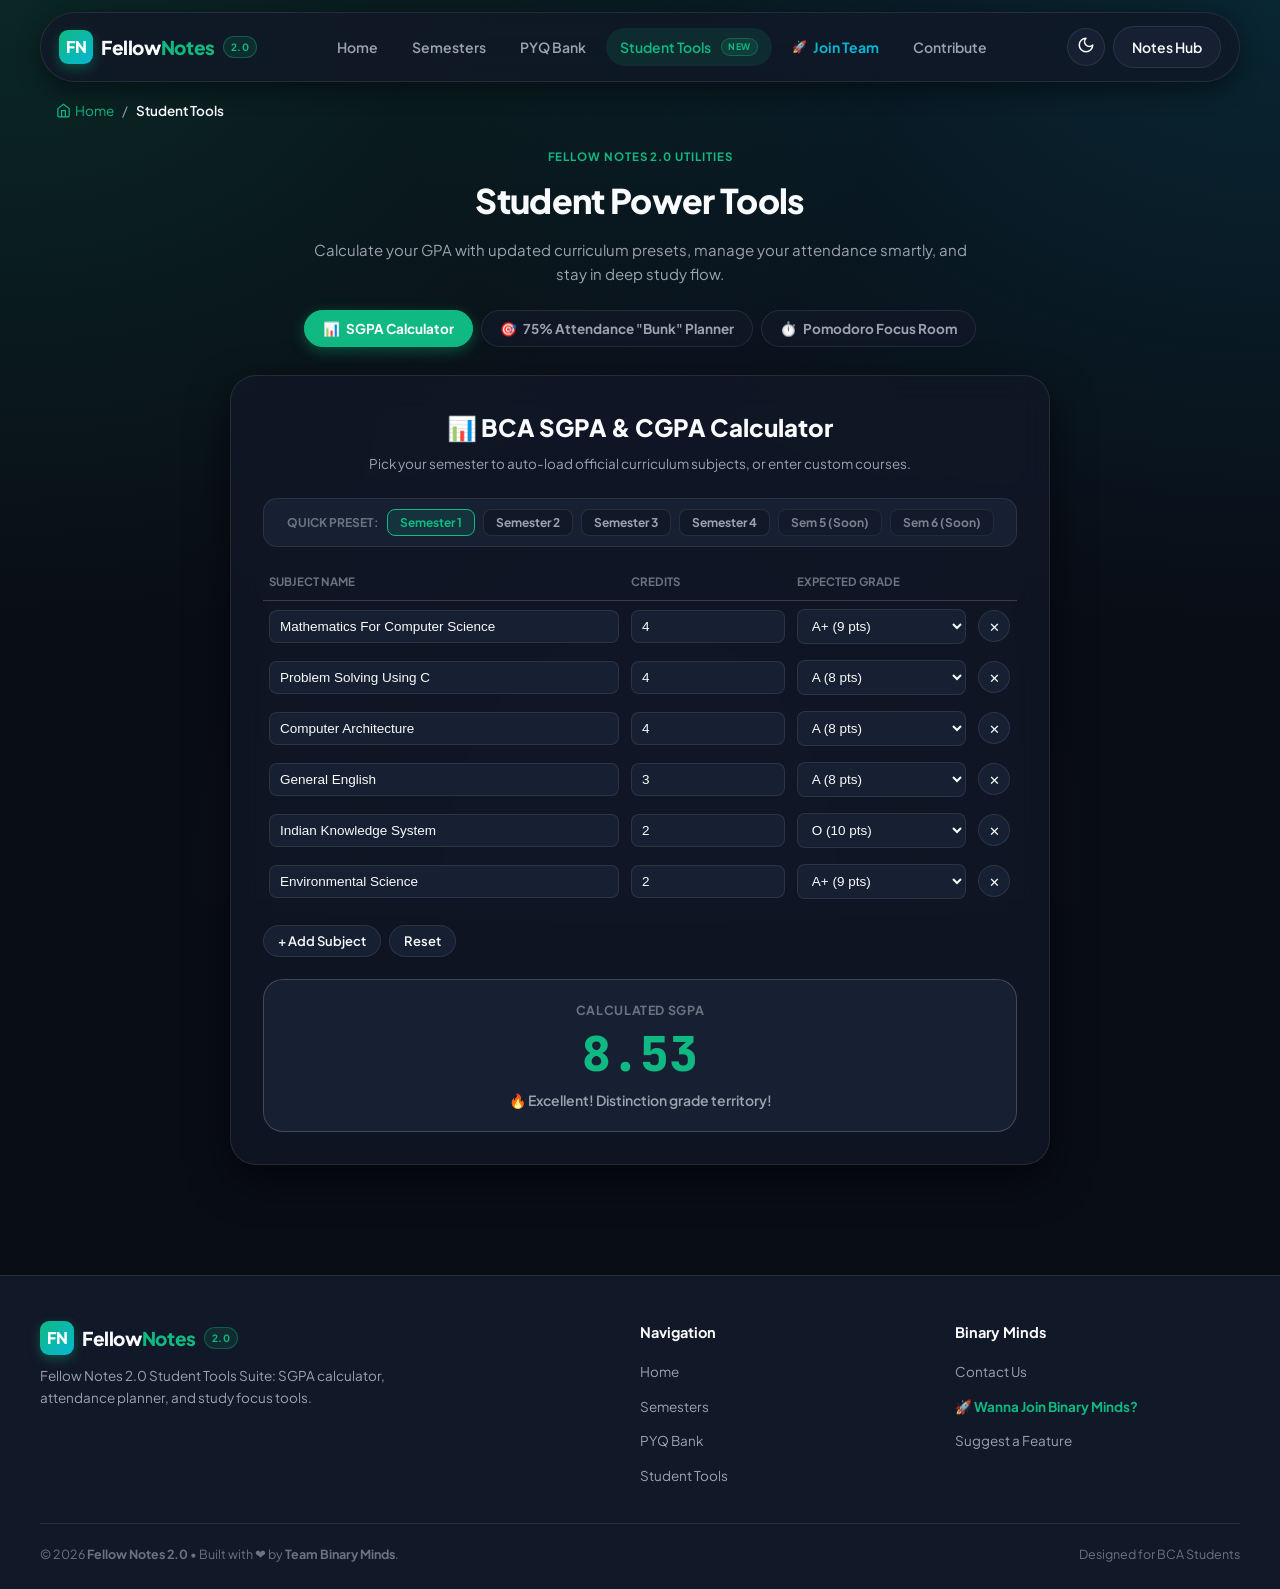
<file: tools.html>
<!DOCTYPE html>
<html lang="en" data-theme="dark">
<head>
  <meta charset="UTF-8">
  <meta name="viewport" content="width=device-width, initial-scale=1.0, viewport-fit=cover">
  <title>Student Productivity Tools | Fellow Notes 2.0</title>
  <meta name="description" content="Free productivity tools for BCA students: SGPA/CGPA Calculator with curriculum presets, 75% Attendance Bunk Planner, and Pomodoro Focus Timer. Built by Team Binary Minds.">
  <meta name="theme-color" content="#10b981">
  <link rel="canonical" href="https://fellownotes.in/tools.html">

  <!-- Favicon & Icons -->
  <link rel="icon" type="image/svg+xml" href="[data-uri]">
  <link rel="icon" type="image/svg+xml" href="favicon.svg?v=2">
  <link rel="icon" type="image/png" sizes="32x32" href="favicon-32x32.png?v=2">
  <link rel="icon" type="image/png" sizes="16x16" href="favicon-16x16.png?v=2">
  <link rel="shortcut icon" href="favicon.ico?v=2">
  <link rel="apple-touch-icon" sizes="180x180" href="apple-touch-icon.png?v=2">
  <link rel="manifest" href="site.webmanifest?v=2">

  <!-- Styles & Scripts -->
  <link rel="stylesheet" href="style.css">
  <script src="app.js" defer></script>
</head>
<body>

  <!-- ================= SITE HEADER / NAVBAR ================= -->
  <header class="site-header">
    <nav class="navbar" aria-label="Main Navigation">
      <a href="index.html" class="brand-link" aria-label="Fellow Notes Home">
        <div class="brand-logo-icon">FN</div>
        <div class="brand-text">Fellow<span>Notes</span></div>
        <span class="version-badge">2.0</span>
      </a>

      <ul class="nav-menu">
        <li><a href="index.html" class="nav-link">Home</a></li>
        <li><a href="semester.html" class="nav-link">Semesters</a></li>
        <li><a href="pyq.html" class="nav-link">PYQ Bank</a></li>
        <li><a href="tools.html" class="nav-link active">Student Tools <span class="version-badge" style="font-size:9px;padding:1px 6px;margin-left:4px;">NEW</span></a></li>
        <li><a href="join.html" class="nav-link" style="color:var(--accent-cyan); font-weight:700;"><span style="font-size:12px;">🚀</span> Join Team</a></li>
        <li><a href="#" class="nav-link" data-open-modal="contribute">Contribute</a></li>
      </ul>

      <div class="nav-actions">
        <button class="btn-icon theme-toggle-btn" aria-label="Toggle Dark/Light Mode" title="Toggle Theme">
          <span class="theme-icon">
            <svg width="18" height="18" viewBox="0 0 24 24" fill="none" stroke="currentColor" stroke-width="2" stroke-linecap="round" stroke-linejoin="round"><path d="M12 3a6 6 0 0 0 9 9 9 9 0 1 1-9-9Z"/></svg>
          </span>
        </button>

        <a href="semester.html" class="btn-secondary btn-hide-mobile">
          <span>Notes Hub</span>
        </a>

        <button class="btn-icon mobile-toggle" aria-label="Open Navigation Menu" aria-expanded="false">
          <svg width="20" height="20" viewBox="0 0 24 24" fill="none" stroke="currentColor" stroke-width="2" stroke-linecap="round" stroke-linejoin="round"><line x1="4" x2="20" y1="12" y2="12"/><line x1="4" x2="20" y1="6" y2="6"/><line x1="4" x2="20" y1="18" y2="18"/></svg>
        </button>
      </div>
    </nav>
  </header>

  <!-- ================= MAIN CONTENT ================= -->
  <main class="container" style="padding-top: 10px;">
    
    <div style="margin-bottom: 20px; display: flex; align-items: center; gap: 8px; font-size: 13.5px; color: var(--text-secondary);">
      <a href="index.html" style="color: var(--primary); display: inline-flex; align-items: center; gap: 4px;">
        <svg width="15" height="15" viewBox="0 0 24 24" fill="none" stroke="currentColor" stroke-width="2"><path d="m3 9 9-7 9 7v11a2 2 0 0 1-2 2H5a2 2 0 0 1-2-2z"/><polyline points="9 22 9 12 15 12 15 22"/></svg>
        Home
      </a>
      <span>/</span>
      <span style="color: var(--text-primary); font-weight: 600;">Student Tools</span>
    </div>

    <div class="section-head" style="margin-bottom: 24px;">
      <span class="section-badge">Fellow Notes 2.0 Utilities</span>
      <h1 class="section-title">Student Power Tools</h1>
      <p class="section-desc">
        Calculate your GPA with updated curriculum presets, manage your attendance smartly, and stay in deep study flow.
      </p>
    </div>

    <!-- Tool Selector Navigation Tabs -->
    <div class="tools-nav-tabs">
      <button type="button" class="tool-tab-btn active" data-tool-target="panel-sgpa">
        <span>📊</span> SGPA Calculator
      </button>
      <button type="button" class="tool-tab-btn" data-tool-target="panel-attendance">
        <span>🎯</span> 75% Attendance "Bunk" Planner
      </button>
      <button type="button" class="tool-tab-btn" data-tool-target="panel-pomodoro">
        <span>⏱️</span> Pomodoro Focus Room
      </button>
    </div>

    <!-- ================= TOOL 1: SGPA CALCULATOR ================= -->
    <section class="tool-panel active" id="panel-sgpa">
      <div class="tool-header">
        <h2>📊 BCA SGPA & CGPA Calculator</h2>
        <p>Pick your semester to auto-load official curriculum subjects, or enter custom courses.</p>
      </div>

      <!-- Quick Semester Curriculum Presets -->
      <div class="preset-bar">
        <span style="font-size: 12px; font-weight: 700; color: var(--text-muted); text-transform: uppercase;">Quick Preset:</span>
        <button type="button" class="preset-btn active" data-preset="sem-1">Semester 1</button>
        <button type="button" class="preset-btn" data-preset="sem-2">Semester 2</button>
        <button type="button" class="preset-btn" data-preset="sem-3">Semester 3</button>
        <button type="button" class="preset-btn" data-preset="sem-4">Semester 4</button>
        <button type="button" class="preset-btn" data-preset="sem-5" style="opacity:0.75;">Sem 5 (Soon)</button>
        <button type="button" class="preset-btn" data-preset="sem-6" style="opacity:0.75;">Sem 6 (Soon)</button>
      </div>

      <form id="sgpa-calculator-form" onsubmit="event.preventDefault();">
        <div class="table-responsive-wrapper">
          <table class="calc-table">
            <thead>
              <tr>
                <th style="width: 48%;">Subject Name</th>
                <th style="width: 22%;">Credits</th>
                <th style="width: 24%;">Expected Grade</th>
                <th style="width: 6%;"></th>
              </tr>
            </thead>
            <tbody id="sgpa-subject-rows">
              <!-- Populated via JavaScript -->
            </tbody>
          </table>
        </div>

        <div class="calc-btn-row">
          <button type="button" class="btn-secondary" id="add-subject-row-btn" style="padding: 7px 14px; font-size: 13px;">
            <span>+ Add Subject</span>
          </button>
          <button type="button" class="btn-secondary" id="reset-sgpa-btn" style="padding: 7px 14px; font-size: 13px;">
            <span>Reset</span>
          </button>
        </div>

        <div class="calc-result-box">
          <div style="font-size: 12.5px; font-weight: 700; color: var(--text-muted); text-transform: uppercase; letter-spacing: 0.05em;">Calculated SGPA</div>
          <div class="calc-score-display" id="sgpa-score-value">8.40</div>
          <div id="sgpa-remark" style="font-size: 14px; font-weight: 600; color: var(--text-secondary);">
            🔥 Excellent! Distinction grade territory!
          </div>
        </div>
      </form>
    </section>

    <!-- ================= TOOL 2: 75% ATTENDANCE PLANNER ================= -->
    <section class="tool-panel" id="panel-attendance">
      <div class="tool-header">
        <h2>🎯 75% Attendance "Bunk or Attend" Planner</h2>
        <p>Know exactly how many lectures you can bunk safely, or how many you must attend consecutively to hit 75%.</p>
      </div>

      <form id="attendance-calculator-form" onsubmit="event.preventDefault();">
        <div class="att-grid">
          <div class="att-field">
            <label for="att-total-held">Total Lectures Conducted</label>
            <input type="number" id="att-total-held" value="48" min="1" max="1000" placeholder="e.g. 50">
          </div>

          <div class="att-field">
            <label for="att-attended">Lectures Attended</label>
            <input type="number" id="att-attended" value="40" min="0" max="1000" placeholder="e.g. 42">
          </div>
        </div>

        <div class="att-field" style="margin-bottom: 22px; max-width: 300px; margin-left: auto; margin-right: auto;">
          <label for="att-target-pct" style="text-align: center;">Target Attendance Goal (%)</label>
          <input type="number" id="att-target-pct" value="75" min="50" max="100" style="text-align: center;">
        </div>

        <div class="att-verdict-box safe" id="att-result-card">
          <div style="font-size: 12.5px; font-weight: 700; color: var(--text-muted); text-transform: uppercase;">Current Attendance</div>
          <div class="att-percentage" id="att-current-pct">83.3%</div>
          <div id="att-status-text" style="font-weight: 700; font-size: 15.5px; margin-bottom: 6px;">🎉 You are in the Safe Zone!</div>
          <div class="att-advice" id="att-advice-text">
            You can safely <strong>bunk the next 5 lecture(s)</strong> and still remain above 75%.
          </div>
        </div>
      </form>
    </section>

    <!-- ================= TOOL 3: POMODORO STUDY TIMER ================= -->
    <section class="tool-panel" id="panel-pomodoro">
      <div class="tool-header">
        <h2>⏱️ Deep Work Study Timer</h2>
        <p>Stay focused during exam prep with the proven 25-minute Pomodoro technique and synthesized calm audio bells.</p>
      </div>

      <div class="pomodoro-box" id="pomodoro-timer-app">
        
        <div class="pomodoro-modes">
          <button type="button" class="pomo-mode-btn active" data-mode="work">Focus (25m)</button>
          <button type="button" class="pomo-mode-btn" data-mode="shortBreak">Short Break (5m)</button>
          <button type="button" class="pomo-mode-btn" data-mode="longBreak">Long Break (15m)</button>
        </div>

        <div class="timer-circle-wrapper">
          <svg class="timer-svg" viewBox="0 0 240 240">
            <circle class="timer-bg-circle" cx="120" cy="120" r="110"></circle>
            <circle class="timer-progress-circle" id="pomo-progress-circle" cx="120" cy="120" r="110"></circle>
          </svg>
          <div class="timer-digits" id="pomo-timer-display">25:00</div>
        </div>

        <div class="timer-controls">
          <button type="button" class="btn-primary" id="pomo-start-btn" style="min-width: 110px; justify-content: center;">
            <span>Start</span>
          </button>
          <button type="button" class="btn-secondary" id="pomo-reset-btn">
            <span>Reset</span>
          </button>
        </div>

        <div style="margin-top: 22px; font-size: 13px; color: var(--text-secondary);">
          Sessions Completed Today: <strong id="pomo-session-count" style="color: var(--primary);">0</strong> 🔥
        </div>
      </div>
    </section>

  </main>

  <!-- ================= CONTRIBUTE MODAL ================= -->
  <div class="modal-backdrop" id="contribute-modal" role="dialog" aria-modal="true" aria-labelledby="modal-title">
    <div class="modal-window">
      <button class="modal-close-btn" data-close-modal title="Close">✕</button>
      <div style="display:inline-flex; align-items:center; gap:8px; margin-bottom:12px;">
        <span style="font-size:22px;">💡</span>
        <h3 id="modal-title" style="font-size:21px; font-weight:800;">Feedback & Feature Requests</h3>
      </div>
      <p style="font-size:13.5px; color:var(--text-secondary); margin-bottom:18px; line-height:1.6;">
        Want a specific student tool or calculator added to Fellow Notes 2.0? Tell Team Binary Minds!
      </p>

      <div style="display:flex; flex-direction:column; gap:12px;">
        <a href="mailto:Binarymind1207@gmail.com?subject=Fellow%20Notes%20Feature%20Request" class="btn-primary" style="justify-content:center;">
          <span>Email Suggestions to Binarymind1207@gmail.com</span>
        </a>
        <button type="button" class="btn-secondary" onclick="copyEmailToClipboard('Binarymind1207@gmail.com');" style="justify-content:center;">
          <span>Copy Contact Email</span>
        </button>
      </div>
    </div>
  </div>

  <!-- ================= WANNA JOIN BINARY MINDS MODAL ================= -->
  <div class="modal-backdrop" id="join-modal" role="dialog" aria-modal="true" aria-labelledby="join-modal-title">
    <div class="modal-window">
      <button class="modal-close-btn" data-close-modal title="Close">✕</button>

      <div style="display:flex; align-items:center; gap:10px; margin-bottom:10px;">
        <span style="font-size:24px;">🚀</span>
        <div>
          <span class="badge-recruiting">Recruitment Open</span>
          <h3 id="join-modal-title" style="font-size:21px; font-weight:800; margin-top:2px;">Join Team Binary Minds</h3>
        </div>
      </div>
      <p style="font-size:13.5px; color:var(--text-secondary); margin-bottom:16px; line-height:1.55;">
        Fill out your details below. Your submission is automatically forwarded to <strong>Binarymind1207@gmail.com</strong>.
      </p>

      <form id="join-binary-minds-form" class="join-form">
        <div class="form-row">
          <div class="form-group">
            <label class="form-label" for="join-name">Full Name <span class="req">*</span></label>
            <input type="text" id="join-name" name="name" class="form-input" placeholder="e.g. Alex Sharma" required autocomplete="name">
          </div>
          <div class="form-group">
            <label class="form-label" for="join-phone">Phone Number <span class="req">*</span></label>
            <input type="tel" id="join-phone" name="phone" class="form-input" placeholder="e.g. +91 9876543210" required autocomplete="tel">
          </div>
        </div>

        <div class="form-row">
          <div class="form-group">
            <label class="form-label" for="join-email">Email Address <span class="req">*</span></label>
            <input type="email" id="join-email" name="email" class="form-input" placeholder="e.g. alex@example.com" required autocomplete="email">
          </div>
          <div class="form-group">
            <label class="form-label" for="join-year">College Year <span class="req">*</span></label>
            <select id="join-year" name="year" class="form-select" required>
              <option value="1st Year (BCA)">1st Year (BCA)</option>
              <option value="2nd Year (BCA)">2nd Year (BCA)</option>
              <option value="3rd Year (BCA)">3rd Year (BCA)</option>
              <option value="4th Year (BCA)">4th Year (BCA)</option>
              <option value="Other Degree / Batch">Other Degree / Batch</option>
            </select>
          </div>
        </div>

        <div class="form-group">
          <label class="form-label" for="join-city">City <span class="req">*</span></label>
          <input type="text" id="join-city" name="city" class="form-input" placeholder="e.g. Pune, Delhi, Bengaluru, Mumbai" required>
        </div>

        <div class="form-group">
          <label class="form-label" for="join-why">Why do you wanna join Binary Minds? <span class="req">*</span></label>
          <textarea id="join-why" name="why_join" class="form-textarea" placeholder="Tell us about yourself, your skills, and what you want to build with us..." required></textarea>
        </div>

        <button type="submit" id="join-submit-btn" class="btn-join-submit">
          <span>Submit Application</span>
          <svg width="15" height="15" viewBox="0 0 24 24" fill="none" stroke="currentColor" stroke-width="2.5"><path d="m9 18 6-6-6-6"/></svg>
        </button>

        <p style="font-size:11.5px; color:var(--text-muted); text-align:center; margin-top:2px;">
          Directly sent to <strong>Binarymind1207@gmail.com</strong>.
        </p>
      </form>

      <div id="join-success-card" class="join-success-card">
        <div class="join-success-icon">✓</div>
        <h4 style="font-size:20px; font-weight:800; margin-bottom:6px;">Application Received!</h4>
        <p style="font-size:14px; color:var(--text-secondary); margin-bottom:18px; line-height:1.6;">
          Thank you, <strong id="applicant-name-display" style="color:var(--primary);"></strong>! Your details have been delivered to Team Binary Minds. We'll reach out to you soon!
        </p>
        <button type="button" class="btn-secondary" data-close-modal style="margin: 0 auto;">Close Window</button>
      </div>
    </div>
  </div>

  <!-- ================= SITE FOOTER ================= -->
  <footer class="site-footer">
    <div class="footer-inner">
      <div class="footer-brand">
        <div class="brand-link">
          <div class="brand-logo-icon">FN</div>
          <div class="brand-text">Fellow<span>Notes</span></div>
          <span class="version-badge">2.0</span>
        </div>
        <p>Fellow Notes 2.0 Student Tools Suite: SGPA calculator, attendance planner, and study focus tools.</p>
      </div>

      <div class="footer-col">
        <h4>Navigation</h4>
        <ul class="footer-links">
          <li><a href="index.html">Home</a></li>
          <li><a href="semester.html">Semesters</a></li>
          <li><a href="pyq.html">PYQ Bank</a></li>
          <li><a href="tools.html">Student Tools</a></li>
        </ul>
      </div>

      <div class="footer-col">
        <h4>Binary Minds</h4>
        <ul class="footer-links">
          <li><a href="mailto:Binarymind1207@gmail.com">Contact Us</a></li>
          <li><a href="join.html" style="color:var(--primary); font-weight:700;">🚀 Wanna Join Binary Minds?</a></li>
          <li><a href="#" data-open-modal="contribute">Suggest a Feature</a></li>
        </ul>
      </div>
    </div>

    <div class="footer-bottom">
      <div>© 2026 <strong>Fellow Notes 2.0</strong> • Built with ❤ by <strong>Team Binary Minds</strong>.</div>
      <div>Designed for BCA Students</div>
    </div>
  </footer>

</body>
</html>
</file>
<file: style.css>
/* ==========================================================================
   FELLOW NOTES 2.0 - DESIGN SYSTEM & RESPONSIVE STYLESHEET
   Crafted with modern student UI, responsive glassmorphism & dark/light mode
   Fluidly adaptive across mobile (320px+), tablet, laptop, and 4K displays
   ========================================================================== */

@import url('https://fonts.googleapis.com/css2?family=Plus+Jakarta+Sans:wght@400;500;600;700;800&family=JetBrains+Mono:wght@400;600&display=swap');

:root {
  /* Dark Theme (Default) */
  --bg-base: #090d16;
  --bg-mesh: radial-gradient(at 0% 0%, rgba(16, 185, 129, 0.15) 0px, transparent 50%),
             radial-gradient(at 100% 0%, rgba(6, 182, 212, 0.15) 0px, transparent 50%),
             radial-gradient(at 50% 100%, rgba(139, 92, 246, 0.1) 0px, transparent 50%);
  --bg-surface: #111827;
  --bg-surface-elevated: #162032;
  --bg-card: rgba(17, 24, 39, 0.78);
  --bg-card-hover: rgba(22, 32, 51, 0.92);
  --border: rgba(255, 255, 255, 0.09);
  --border-strong: rgba(255, 255, 255, 0.18);
  --border-hover: rgba(16, 185, 129, 0.45);
  
  --text-primary: #f9fafb;
  --text-secondary: #9ca3af;
  --text-muted: #6b7280;
  
  --primary: #10b981;
  --primary-hover: #059669;
  --primary-glow: rgba(16, 185, 129, 0.35);
  --primary-subtle: rgba(16, 185, 129, 0.12);
  
  --accent-cyan: #06b6d4;
  --accent-cyan-subtle: rgba(6, 182, 212, 0.12);
  --accent-purple: #8b5cf6;
  --accent-purple-subtle: rgba(139, 92, 246, 0.12);
  --accent-amber: #f59e0b;
  --accent-amber-subtle: rgba(245, 158, 11, 0.12);
  --accent-rose: #f43f5e;
  --accent-rose-subtle: rgba(244, 63, 94, 0.12);

  --shadow-sm: 0 2px 8px rgba(0, 0, 0, 0.35);
  --shadow-md: 0 8px 24px rgba(0, 0, 0, 0.45);
  --shadow-lg: 0 16px 40px rgba(0, 0, 0, 0.6);
  --shadow-glow: 0 0 30px var(--primary-glow);

  --radius-sm: 8px;
  --radius-md: 14px;
  --radius-lg: 20px;
  --radius-xl: 26px;
  --radius-full: 9999px;

  --nav-height: 70px;
  --font-main: 'Plus Jakarta Sans', -apple-system, BlinkMacSystemFont, 'Segoe UI', Roboto, sans-serif;
  --font-mono: 'JetBrains Mono', monospace;
  --transition-fast: 0.15s ease;
  --transition-normal: 0.25s cubic-bezier(0.16, 1, 0.3, 1);
}

[data-theme="light"] {
  --bg-base: #f8fafc;
  --bg-mesh: radial-gradient(at 0% 0%, rgba(16, 185, 129, 0.12) 0px, transparent 50%),
             radial-gradient(at 100% 0%, rgba(6, 182, 212, 0.12) 0px, transparent 50%),
             radial-gradient(at 50% 100%, rgba(245, 158, 11, 0.08) 0px, transparent 50%);
  --bg-surface: #ffffff;
  --bg-surface-elevated: #f1f5f9;
  --bg-card: rgba(255, 255, 255, 0.88);
  --bg-card-hover: rgba(255, 255, 255, 0.98);
  --border: rgba(15, 23, 42, 0.09);
  --border-strong: rgba(15, 23, 42, 0.18);
  --border-hover: rgba(16, 185, 129, 0.5);

  --text-primary: #0f172a;
  --text-secondary: #475569;
  --text-muted: #94a3b8;

  --primary: #059669;
  --primary-hover: #047857;
  --primary-glow: rgba(5, 150, 105, 0.22);
  --primary-subtle: rgba(5, 150, 105, 0.08);

  --shadow-sm: 0 2px 8px rgba(15, 23, 42, 0.06);
  --shadow-md: 0 8px 24px rgba(15, 23, 42, 0.08);
  --shadow-lg: 0 16px 40px rgba(15, 23, 42, 0.12);
  --shadow-glow: 0 0 25px rgba(5, 150, 105, 0.2);
}

/* ==========================================================================
   RESET & MOBILE-FIRST RESPONSIVE BASE
   ========================================================================== */

*, *::before, *::after {
  margin: 0;
  padding: 0;
  box-sizing: border-box;
  -webkit-tap-highlight-color: transparent;
}

html {
  font-size: 16px;
  scroll-behavior: smooth;
  width: 100%;
  max-width: 100%;
  overflow-x: hidden;
}

body {
  font-family: var(--font-main);
  background-color: var(--bg-base);
  background-image: var(--bg-mesh);
  background-attachment: fixed;
  background-repeat: no-repeat;
  color: var(--text-primary);
  min-height: 100vh;
  line-height: 1.6;
  width: 100%;
  max-width: 100%;
  overflow-x: hidden;
  -webkit-font-smoothing: antialiased;
  -moz-osx-font-smoothing: grayscale;
}

body.modal-open {
  overflow: hidden;
  touch-action: none;
}

a {
  color: inherit;
  text-decoration: none;
  touch-action: manipulation;
}

button {
  font-family: inherit;
  cursor: pointer;
  border: none;
  background: none;
  touch-action: manipulation;
}

/* Custom Scrollbar */
::-webkit-scrollbar {
  width: 7px;
  height: 7px;
}
::-webkit-scrollbar-track {
  background: var(--bg-base);
}
::-webkit-scrollbar-thumb {
  background: var(--border-strong);
  border-radius: var(--radius-full);
}
::-webkit-scrollbar-thumb:hover {
  background: var(--primary);
}

/* ==========================================================================
   HEADER & NAVBAR (MOBILE & DESKTOP)
   ========================================================================== */

.site-header {
  position: sticky;
  top: 12px;
  z-index: 100;
  padding: 0 16px;
  margin-bottom: 20px;
}

.navbar {
  max-width: 1200px;
  margin: 0 auto;
  height: var(--nav-height);
  background: var(--bg-card);
  backdrop-filter: blur(20px);
  -webkit-backdrop-filter: blur(20px);
  border: 1px solid var(--border);
  border-radius: var(--radius-full);
  padding: 0 18px;
  display: flex;
  align-items: center;
  justify-content: space-between;
  box-shadow: var(--shadow-md);
  transition: all var(--transition-normal);
  position: relative;
}

.brand-link {
  display: flex;
  align-items: center;
  gap: 8px;
  min-width: 0;
}

.brand-logo-icon {
  width: 34px;
  height: 34px;
  flex-shrink: 0;
  background: linear-gradient(135deg, var(--primary), var(--accent-cyan));
  border-radius: 9px;
  display: flex;
  align-items: center;
  justify-content: center;
  color: #ffffff;
  font-weight: 800;
  font-size: 16px;
  box-shadow: 0 4px 12px var(--primary-glow);
}

.brand-text {
  font-size: 19px;
  font-weight: 800;
  letter-spacing: -0.02em;
  color: var(--text-primary);
  white-space: nowrap;
}

.brand-text span {
  color: var(--primary);
}

.version-badge {
  font-size: 10px;
  font-weight: 700;
  padding: 2px 7px;
  border-radius: var(--radius-full);
  background: var(--primary-subtle);
  color: var(--primary);
  border: 1px solid var(--primary-glow);
  letter-spacing: 0.05em;
  text-transform: uppercase;
  flex-shrink: 0;
}

.nav-menu {
  display: flex;
  align-items: center;
  gap: 6px;
  list-style: none;
}

.nav-link {
  font-size: 14px;
  font-weight: 600;
  padding: 8px 14px;
  border-radius: var(--radius-full);
  color: var(--text-secondary);
  transition: all var(--transition-fast);
  display: inline-flex;
  align-items: center;
  gap: 6px;
  white-space: nowrap;
}

.nav-link:hover, .nav-link.active {
  color: var(--text-primary);
  background: var(--primary-subtle);
}

.nav-link.active {
  color: var(--primary);
}

.nav-actions {
  display: flex;
  align-items: center;
  gap: 8px;
  flex-shrink: 0;
}

.btn-icon {
  width: 38px;
  height: 38px;
  border-radius: var(--radius-full);
  border: 1px solid var(--border);
  background: var(--bg-surface-elevated);
  color: var(--text-primary);
  display: flex;
  align-items: center;
  justify-content: center;
  transition: all var(--transition-fast);
  flex-shrink: 0;
}

.btn-icon:hover {
  border-color: var(--primary);
  color: var(--primary);
  transform: translateY(-1px);
}

.btn-primary {
  display: inline-flex;
  align-items: center;
  justify-content: center;
  gap: 7px;
  padding: 9px 18px;
  border-radius: var(--radius-full);
  background: linear-gradient(135deg, var(--primary), var(--accent-cyan));
  color: #ffffff;
  font-size: 14px;
  font-weight: 700;
  box-shadow: 0 4px 14px var(--primary-glow);
  transition: all var(--transition-normal);
  white-space: nowrap;
}

.btn-primary:hover {
  transform: translateY(-2px);
  box-shadow: 0 6px 20px var(--primary-glow);
  filter: brightness(1.08);
}

.btn-secondary {
  display: inline-flex;
  align-items: center;
  justify-content: center;
  gap: 7px;
  padding: 9px 18px;
  border-radius: var(--radius-full);
  background: var(--bg-surface-elevated);
  border: 1px solid var(--border);
  color: var(--text-primary);
  font-size: 14px;
  font-weight: 600;
  transition: all var(--transition-fast);
  white-space: nowrap;
}

.btn-secondary:hover {
  background: var(--bg-card-hover);
  border-color: var(--border-strong);
  transform: translateY(-1px);
}

.mobile-toggle {
  display: none;
}

/* ==========================================================================
   HERO SECTION
   ========================================================================== */

.hero-section {
  max-width: 1100px;
  margin: 30px auto 50px;
  padding: 10px 18px;
  text-align: center;
  position: relative;
}

.hero-pill {
  display: inline-flex;
  align-items: center;
  gap: 8px;
  padding: 6px 14px;
  border-radius: var(--radius-full);
  background: var(--primary-subtle);
  border: 1px solid var(--primary-glow);
  color: var(--primary);
  font-size: 12.5px;
  font-weight: 700;
  margin-bottom: 20px;
  animation: pulseGlow 3s infinite alternate;
  max-width: 100%;
}

@keyframes pulseGlow {
  0% { box-shadow: 0 0 8px rgba(16, 185, 129, 0.1); }
  100% { box-shadow: 0 0 20px rgba(16, 185, 129, 0.35); }
}

.hero-title {
  font-size: clamp(30px, 6.5vw, 64px);
  font-weight: 800;
  line-height: 1.15;
  letter-spacing: -0.03em;
  margin-bottom: 18px;
  word-break: break-word;
}

.gradient-text {
  background: linear-gradient(135deg, var(--primary) 0%, var(--accent-cyan) 50%, var(--accent-purple) 100%);
  -webkit-background-clip: text;
  -webkit-text-fill-color: transparent;
}

.hero-subtitle {
  max-width: 720px;
  margin: 0 auto 30px;
  font-size: clamp(15px, 2vw, 18px);
  color: var(--text-secondary);
  line-height: 1.65;
  padding: 0 10px;
}

.hero-cta-group {
  display: flex;
  align-items: center;
  justify-content: center;
  gap: 12px;
  flex-wrap: wrap;
  margin-bottom: 30px;
}

/* ==========================================================================
   QUICK SEARCH BAR COMPONENT
   ========================================================================== */

.search-box-container {
  max-width: 720px;
  margin: 0 auto 26px;
  padding: 0 6px;
  position: relative;
  width: 100%;
}

.search-bar-wrapper {
  display: flex;
  align-items: center;
  background: var(--bg-card);
  backdrop-filter: blur(16px);
  -webkit-backdrop-filter: blur(16px);
  border: 1px solid var(--border-strong);
  border-radius: var(--radius-full);
  padding: 6px 8px 6px 16px;
  box-shadow: var(--shadow-md);
  transition: all var(--transition-fast);
  width: 100%;
}

.search-bar-wrapper:focus-within {
  border-color: var(--primary);
  box-shadow: 0 0 0 4px var(--primary-subtle), var(--shadow-md);
}

.search-icon {
  color: var(--text-muted);
  margin-right: 10px;
  display: flex;
  align-items: center;
  flex-shrink: 0;
}

.search-input {
  flex: 1;
  min-width: 0;
  border: none;
  background: transparent;
  color: var(--text-primary);
  font-size: 15px;
  font-weight: 500;
  outline: none;
}

.search-input::placeholder {
  color: var(--text-muted);
  font-size: 14px;
}

.search-shortcut {
  background: var(--bg-surface-elevated);
  border: 1px solid var(--border);
  color: var(--text-secondary);
  font-size: 11px;
  font-family: var(--font-mono);
  font-weight: 600;
  padding: 4px 8px;
  border-radius: 6px;
  flex-shrink: 0;
}

.quick-filter-pills {
  display: flex;
  justify-content: center;
  align-items: center;
  gap: 8px;
  flex-wrap: wrap;
  margin-top: 14px;
  padding: 0 4px;
}

.filter-chip {
  padding: 6px 14px;
  border-radius: var(--radius-full);
  background: var(--bg-surface-elevated);
  border: 1px solid var(--border);
  color: var(--text-secondary);
  font-size: 12.5px;
  font-weight: 600;
  transition: all var(--transition-fast);
  cursor: pointer;
  white-space: nowrap;
}

.filter-chip:hover, .filter-chip.active {
  background: var(--primary-subtle);
  border-color: var(--primary);
  color: var(--primary);
}

/* ==========================================================================
   FEATURE STRIP
   ========================================================================== */

.feature-strip {
  max-width: 1200px;
  margin: 0 auto 55px;
  padding: 0 16px;
}

.feature-grid {
  display: grid;
  grid-template-columns: repeat(auto-fit, minmax(min(100%, 260px), 1fr));
  gap: 16px;
}

.feature-card {
  background: var(--bg-card);
  backdrop-filter: blur(12px);
  border: 1px solid var(--border);
  border-radius: var(--radius-lg);
  padding: 22px;
  transition: all var(--transition-normal);
  display: flex;
  flex-direction: column;
  gap: 10px;
}

.feature-card:hover {
  transform: translateY(-3px);
  border-color: var(--border-hover);
  box-shadow: var(--shadow-md);
}

.feature-icon-wrapper {
  width: 44px;
  height: 44px;
  border-radius: var(--radius-md);
  display: flex;
  align-items: center;
  justify-content: center;
  font-size: 20px;
  flex-shrink: 0;
}

.icon-green { background: var(--primary-subtle); color: var(--primary); }
.icon-cyan { background: var(--accent-cyan-subtle); color: var(--accent-cyan); }
.icon-purple { background: var(--accent-purple-subtle); color: var(--accent-purple); }
.icon-amber { background: var(--accent-amber-subtle); color: var(--accent-amber); }

.feature-card h3 {
  font-size: 17px;
  font-weight: 700;
}

.feature-card p {
  font-size: 13.5px;
  color: var(--text-secondary);
  line-height: 1.55;
}

/* ==========================================================================
   MAIN CONTAINER & SECTION HEADERS
   ========================================================================== */

.container {
  max-width: 1200px;
  margin: 0 auto;
  padding: 0 16px 70px;
  width: 100%;
}

.section-head {
  text-align: center;
  max-width: 680px;
  margin: 0 auto 34px;
  padding: 0 10px;
}

.section-badge {
  font-size: 11.5px;
  font-weight: 700;
  text-transform: uppercase;
  letter-spacing: 0.08em;
  color: var(--primary);
  margin-bottom: 8px;
  display: inline-block;
}

.section-title {
  font-size: clamp(24px, 4vw, 34px);
  font-weight: 800;
  letter-spacing: -0.02em;
  margin-bottom: 10px;
}

.section-desc {
  font-size: 15px;
  color: var(--text-secondary);
}

/* ==========================================================================
   SEMESTER CARDS GRID (DYNAMIC MULTI-DEVICE RESPONSIVE)
   ========================================================================== */

.semester-grid {
  display: grid;
  grid-template-columns: repeat(auto-fill, minmax(min(100%, 340px), 1fr));
  gap: 20px;
  width: 100%;
}

.sem-card {
  background: var(--bg-card);
  backdrop-filter: blur(16px);
  -webkit-backdrop-filter: blur(16px);
  border: 1px solid var(--border);
  border-radius: var(--radius-lg);
  padding: 24px;
  transition: all var(--transition-normal);
  display: flex;
  flex-direction: column;
  justify-content: space-between;
  position: relative;
  overflow: hidden;
  min-width: 0;
}

.sem-card::before {
  content: '';
  position: absolute;
  top: 0;
  left: 0;
  right: 0;
  height: 4px;
  background: linear-gradient(90deg, var(--primary), var(--accent-cyan));
  opacity: 0;
  transition: opacity var(--transition-fast);
}

.sem-card:hover {
  transform: translateY(-5px);
  border-color: var(--border-hover);
  box-shadow: var(--shadow-lg);
  background: var(--bg-card-hover);
}

.sem-card:hover::before {
  opacity: 1;
}

.sem-card-top {
  display: flex;
  align-items: center;
  justify-content: space-between;
  margin-bottom: 16px;
  gap: 10px;
}

.sem-number-badge {
  width: 42px;
  height: 42px;
  border-radius: var(--radius-md);
  background: var(--primary-subtle);
  border: 1px solid var(--primary-glow);
  color: var(--primary);
  display: flex;
  align-items: center;
  justify-content: center;
  font-size: 19px;
  font-weight: 800;
  font-family: var(--font-mono);
  flex-shrink: 0;
}

.sem-meta {
  text-align: right;
  min-width: 0;
}

.sem-year-tag {
  font-size: 11px;
  font-weight: 600;
  color: var(--text-muted);
  text-transform: uppercase;
  letter-spacing: 0.05em;
  display: block;
}

.sem-subject-count {
  font-size: 13px;
  font-weight: 700;
  color: var(--primary);
}

.sem-title {
  font-size: 21px;
  font-weight: 800;
  margin-bottom: 6px;
  word-break: break-word;
}

.sem-desc {
  font-size: 13.5px;
  color: var(--text-secondary);
  margin-bottom: 18px;
  line-height: 1.5;
}

.subject-pill-list {
  display: flex;
  flex-wrap: wrap;
  gap: 6px;
  margin-bottom: 22px;
  width: 100%;
}

.subject-pill {
  font-size: 12px;
  font-weight: 500;
  background: var(--bg-surface-elevated);
  border: 1px solid var(--border);
  color: var(--text-secondary);
  padding: 4px 10px;
  border-radius: var(--radius-sm);
  display: inline-flex;
  align-items: center;
  gap: 4px;
  word-break: break-word;
  max-width: 100%;
  line-height: 1.4;
  transition: all var(--transition-fast);
}

.subject-pill.highlight {
  background: var(--primary-subtle);
  border-color: var(--primary);
  color: var(--primary);
  font-weight: 700;
  box-shadow: 0 0 10px var(--primary-glow);
}

.sem-card-footer {
  display: flex;
  align-items: center;
  gap: 10px;
  margin-top: auto;
  padding-top: 16px;
  border-top: 1px solid var(--border);
  width: 100%;
}

.btn-open-drive {
  flex: 1;
  min-width: 0;
  display: inline-flex;
  align-items: center;
  justify-content: center;
  gap: 6px;
  padding: 10px 14px;
  border-radius: var(--radius-md);
  background: var(--primary-subtle);
  border: 1px solid var(--primary-glow);
  color: var(--primary);
  font-size: 13.5px;
  font-weight: 700;
  transition: all var(--transition-fast);
  white-space: nowrap;
}

.btn-open-drive:hover {
  background: var(--primary);
  color: #ffffff;
  box-shadow: 0 4px 14px var(--primary-glow);
}

.btn-pyq-link {
  display: inline-flex;
  align-items: center;
  justify-content: center;
  gap: 4px;
  padding: 10px 14px;
  border-radius: var(--radius-md);
  background: var(--bg-surface-elevated);
  border: 1px solid var(--border);
  color: var(--text-secondary);
  font-size: 13.5px;
  font-weight: 600;
  transition: all var(--transition-fast);
  white-space: nowrap;
}

.btn-pyq-link:hover {
  color: var(--text-primary);
  border-color: var(--border-strong);
}

/* ==========================================================================
   SEMESTER GROUPS & SPECIFIC SUBJECT CARDS (MINIMAL & CLEAN)
   ========================================================================== */

.sem-section-group {
  margin-bottom: 34px;
  background: var(--bg-card);
  border: 1px solid var(--border);
  border-radius: var(--radius-xl);
  padding: 24px;
  position: relative;
  transition: all var(--transition-normal);
  backdrop-filter: blur(16px);
  -webkit-backdrop-filter: blur(16px);
}

.sem-section-group:hover {
  border-color: rgba(255, 255, 255, 0.16);
  box-shadow: var(--shadow-md);
}

.sem-section-header {
  display: flex;
  align-items: center;
  justify-content: space-between;
  flex-wrap: wrap;
  gap: 14px;
  margin-bottom: 20px;
  padding-bottom: 16px;
  border-bottom: 1px solid var(--border);
}

.sem-section-info {
  display: flex;
  align-items: center;
  gap: 14px;
}

.sem-badge-pill {
  width: 44px;
  height: 44px;
  border-radius: var(--radius-md);
  background: var(--primary-subtle);
  border: 1px solid var(--primary-glow);
  color: var(--primary);
  display: flex;
  align-items: center;
  justify-content: center;
  font-size: 18px;
  font-weight: 800;
  font-family: var(--font-mono);
  flex-shrink: 0;
}

.sem-heading-box h2,
.sem-heading-box h3 {
  font-size: 20px;
  font-weight: 800;
  color: var(--text-primary);
  margin-bottom: 2px;
  display: flex;
  align-items: center;
  gap: 8px;
}

.sem-heading-meta {
  font-size: 13px;
  color: var(--text-secondary);
  font-weight: 500;
}

.sem-section-actions {
  display: flex;
  align-items: center;
  gap: 8px;
  flex-wrap: wrap;
}

.btn-sem-bundle {
  display: inline-flex;
  align-items: center;
  gap: 6px;
  padding: 8px 14px;
  border-radius: var(--radius-md);
  background: var(--bg-surface-elevated);
  border: 1px solid var(--border);
  color: var(--text-secondary);
  font-size: 13px;
  font-weight: 600;
  text-decoration: none;
  transition: all var(--transition-fast);
}

.btn-sem-bundle:hover {
  color: var(--text-primary);
  border-color: var(--primary);
  background: var(--primary-subtle);
}

/* Specific Subject Card Grid */
.subject-grid {
  display: grid;
  grid-template-columns: repeat(auto-fill, minmax(min(100%, 280px), 1fr));
  gap: 16px;
  width: 100%;
}

.subject-card {
  background: var(--bg-surface);
  border: 1px solid var(--border);
  border-radius: var(--radius-md);
  padding: 18px 18px 16px;
  display: flex;
  flex-direction: column;
  justify-content: space-between;
  position: relative;
  transition: all var(--transition-normal);
  overflow: hidden;
  box-shadow: var(--shadow-sm);
}

.subject-card::before {
  content: '';
  position: absolute;
  top: 0;
  left: 0;
  right: 0;
  height: 3px;
  background: linear-gradient(90deg, var(--primary), var(--accent-cyan));
  opacity: 0;
  transition: opacity var(--transition-fast);
}

.subject-card:hover {
  transform: translateY(-4px);
  border-color: var(--border-hover);
  box-shadow: 0 12px 28px -6px rgba(16, 185, 129, 0.2);
  background: var(--bg-surface-elevated);
}

.subject-card:hover::before {
  opacity: 1;
}

.subject-card.highlight {
  border-color: var(--primary);
  box-shadow: 0 0 18px var(--primary-glow);
  background: var(--bg-surface-elevated);
}

.subject-card-top {
  display: flex;
  align-items: center;
  justify-content: space-between;
  gap: 10px;
  margin-bottom: 12px;
}

.subject-icon-box {
  width: 38px;
  height: 38px;
  border-radius: 10px;
  background: var(--primary-subtle);
  border: 1px solid rgba(16, 185, 129, 0.25);
  color: var(--primary);
  display: flex;
  align-items: center;
  justify-content: center;
  font-size: 16px;
  flex-shrink: 0;
  transition: transform var(--transition-fast);
}

.subject-card:hover .subject-icon-box {
  transform: scale(1.08);
}

.subject-icon-box.icon-cyan {
  background: var(--accent-cyan-subtle);
  border-color: rgba(6, 182, 212, 0.25);
  color: var(--accent-cyan);
}

.subject-icon-box.icon-purple {
  background: var(--accent-purple-subtle);
  border-color: rgba(139, 92, 246, 0.25);
  color: var(--accent-purple);
}

.subject-icon-box.icon-amber {
  background: var(--accent-amber-subtle);
  border-color: rgba(245, 158, 11, 0.25);
  color: var(--accent-amber);
}

.subject-icon-box.icon-rose {
  background: var(--accent-rose-subtle);
  border-color: rgba(244, 63, 94, 0.25);
  color: var(--accent-rose);
}

.subject-tag-badge {
  font-size: 11px;
  font-weight: 700;
  text-transform: uppercase;
  letter-spacing: 0.04em;
  padding: 3px 8px;
  border-radius: var(--radius-full);
  background: var(--bg-surface-elevated);
  border: 1px solid var(--border);
  color: var(--text-muted);
}

.subject-card-title {
  font-size: 16px;
  font-weight: 700;
  color: var(--text-primary);
  line-height: 1.35;
  margin-bottom: 6px;
}

.subject-card-desc {
  font-size: 12.5px;
  color: var(--text-secondary);
  line-height: 1.45;
  margin-bottom: 16px;
  display: -webkit-box;
  -webkit-line-clamp: 2;
  -webkit-box-orient: vertical;
  overflow: hidden;
  min-height: 36px;
}

.subject-card-action {
  display: flex;
  align-items: center;
  gap: 8px;
  margin-top: auto;
}

.btn-subject-drive {
  flex: 1;
  display: inline-flex;
  align-items: center;
  justify-content: center;
  gap: 7px;
  padding: 9px 12px;
  border-radius: var(--radius-sm);
  background: var(--primary-subtle);
  border: 1px solid rgba(16, 185, 129, 0.35);
  color: var(--primary);
  font-size: 13px;
  font-weight: 700;
  text-decoration: none;
  transition: all var(--transition-fast);
}

.btn-subject-drive:hover {
  background: var(--primary);
  color: #ffffff;
  border-color: var(--primary);
  box-shadow: 0 4px 12px var(--primary-glow);
}

.btn-subject-drive svg {
  transition: transform var(--transition-fast);
}

.btn-subject-drive:hover svg {
  transform: translateX(2px) translateY(-1px);
}

.subject-card-upcoming {
  border-style: dashed;
  opacity: 0.88;
}

.subject-card-upcoming:hover {
  opacity: 1;
}

/* ==========================================================================
   PYQ SPECIFIC STYLES
   ========================================================================== */

.pyq-paper-list {
  list-style: none;
  display: flex;
  flex-direction: column;
  gap: 8px;
  margin-bottom: 20px;
}

.pyq-paper-item {
  display: flex;
  align-items: center;
  justify-content: space-between;
  padding: 9px 12px;
  border-radius: var(--radius-md);
  background: var(--bg-surface-elevated);
  border: 1px solid var(--border);
  font-size: 13px;
  gap: 10px;
}

.pyq-paper-name {
  font-weight: 600;
  display: flex;
  align-items: center;
  gap: 6px;
  min-width: 0;
}

.pyq-status-badge {
  font-size: 10.5px;
  font-weight: 700;
  padding: 2px 8px;
  border-radius: var(--radius-full);
  white-space: nowrap;
  flex-shrink: 0;
}

.status-ready {
  background: var(--primary-subtle);
  color: var(--primary);
  border: 1px solid var(--primary-glow);
}

.status-soon {
  background: var(--accent-amber-subtle);
  color: var(--accent-amber);
  border: 1px solid rgba(245, 158, 11, 0.3);
}

/* ==========================================================================
   STUDENT TOOLS SUITE (SGPA, BUNK CALC, POMODORO)
   ========================================================================== */

.tools-nav-tabs {
  display: flex;
  align-items: center;
  justify-content: center;
  gap: 8px;
  margin-bottom: 28px;
  flex-wrap: wrap;
  width: 100%;
}

.tool-tab-btn {
  padding: 9px 18px;
  border-radius: var(--radius-full);
  background: var(--bg-card);
  border: 1px solid var(--border);
  color: var(--text-secondary);
  font-size: 13.5px;
  font-weight: 700;
  display: inline-flex;
  align-items: center;
  gap: 6px;
  transition: all var(--transition-fast);
  white-space: nowrap;
}

.tool-tab-btn:hover {
  border-color: var(--border-strong);
  color: var(--text-primary);
}

.tool-tab-btn.active {
  background: var(--primary);
  border-color: var(--primary);
  color: #ffffff;
  box-shadow: 0 4px 14px var(--primary-glow);
}

.tool-panel {
  display: none;
  max-width: 820px;
  margin: 0 auto;
  background: var(--bg-card);
  backdrop-filter: blur(16px);
  -webkit-backdrop-filter: blur(16px);
  border: 1px solid var(--border);
  border-radius: var(--radius-xl);
  padding: clamp(18px, 4vw, 32px);
  box-shadow: var(--shadow-lg);
  animation: fadeIn 0.3s ease;
  width: 100%;
}

.tool-panel.active {
  display: block;
}

@keyframes fadeIn {
  from { opacity: 0; transform: translateY(6px); }
  to { opacity: 1; transform: translateY(0); }
}

.tool-header {
  margin-bottom: 24px;
  text-align: center;
}

.tool-header h2 {
  font-size: clamp(20px, 3vw, 24px);
  font-weight: 800;
  margin-bottom: 6px;
}

.tool-header p {
  font-size: 13.5px;
  color: var(--text-secondary);
}

/* Preset selector */
.preset-bar {
  display: flex;
  align-items: center;
  justify-content: center;
  gap: 8px;
  flex-wrap: wrap;
  margin-bottom: 18px;
  background: var(--bg-surface-elevated);
  padding: 10px 14px;
  border-radius: var(--radius-md);
  border: 1px solid var(--border);
}

.preset-btn {
  padding: 5px 12px;
  font-size: 12px;
  font-weight: 700;
  border-radius: var(--radius-sm);
  background: var(--bg-card);
  border: 1px solid var(--border);
  color: var(--text-secondary);
  transition: all var(--transition-fast);
}

.preset-btn:hover, .preset-btn.active {
  background: var(--primary-subtle);
  border-color: var(--primary);
  color: var(--primary);
}

/* Responsive Table Wrapper */
.table-responsive-wrapper {
  width: 100%;
  overflow-x: auto;
  margin-bottom: 18px;
  -webkit-overflow-scrolling: touch;
}

.calc-table {
  width: 100%;
  min-width: 480px;
  border-collapse: collapse;
}

.calc-table th {
  text-align: left;
  font-size: 11.5px;
  text-transform: uppercase;
  color: var(--text-muted);
  padding: 8px 6px;
  border-bottom: 1px solid var(--border);
}

.calc-table td {
  padding: 8px 6px;
}

.calc-input, .calc-select {
  width: 100%;
  background: var(--bg-surface-elevated);
  border: 1px solid var(--border);
  color: var(--text-primary);
  padding: 8px 10px;
  border-radius: var(--radius-sm);
  font-size: 13.5px;
  outline: none;
}

.calc-input:focus, .calc-select:focus {
  border-color: var(--primary);
}

.calc-btn-row {
  display: flex;
  gap: 8px;
  margin-bottom: 22px;
  flex-wrap: wrap;
}

.calc-result-box {
  background: var(--bg-surface-elevated);
  border: 1px solid var(--border-strong);
  border-radius: var(--radius-lg);
  padding: 20px;
  text-align: center;
}

.calc-score-display {
  font-size: clamp(38px, 6vw, 48px);
  font-weight: 800;
  font-family: var(--font-mono);
  color: var(--primary);
  line-height: 1.1;
  margin: 8px 0;
}

/* Attendance Planner (Bunk Calculator) */
.att-grid {
  display: grid;
  grid-template-columns: 1fr 1fr;
  gap: 14px;
  margin-bottom: 20px;
}

.att-field label {
  display: block;
  font-size: 13px;
  font-weight: 600;
  color: var(--text-secondary);
  margin-bottom: 6px;
}

.att-field input {
  width: 100%;
  background: var(--bg-surface-elevated);
  border: 1px solid var(--border);
  color: var(--text-primary);
  padding: 10px 14px;
  border-radius: var(--radius-md);
  font-size: 15px;
  outline: none;
}

.att-field input:focus {
  border-color: var(--primary);
}

.att-verdict-box {
  padding: 20px;
  border-radius: var(--radius-lg);
  text-align: center;
  border: 1px solid var(--border);
  background: var(--bg-surface-elevated);
  transition: all var(--transition-fast);
}

.att-verdict-box.safe {
  border-color: var(--primary);
  background: var(--primary-subtle);
}

.att-verdict-box.warning {
  border-color: var(--accent-amber);
  background: var(--accent-amber-subtle);
}

.att-verdict-box.danger {
  border-color: var(--accent-rose);
  background: var(--accent-rose-subtle);
}

.att-percentage {
  font-size: clamp(32px, 5vw, 40px);
  font-weight: 800;
  font-family: var(--font-mono);
  margin: 6px 0;
}

.att-advice {
  font-size: 14.5px;
  font-weight: 600;
  line-height: 1.5;
}

/* Pomodoro Focus Timer */
.pomodoro-box {
  text-align: center;
  padding: 14px 0;
}

.timer-circle-wrapper {
  position: relative;
  width: min(220px, 60vw);
  height: min(220px, 60vw);
  margin: 0 auto 24px;
  display: flex;
  align-items: center;
  justify-content: center;
}

.timer-svg {
  transform: rotate(-90deg);
  width: 100%;
  height: 100%;
}

.timer-bg-circle {
  fill: none;
  stroke: var(--border);
  stroke-width: 8;
}

.timer-progress-circle {
  fill: none;
  stroke: var(--primary);
  stroke-width: 8;
  stroke-dasharray: 690;
  stroke-dashoffset: 0;
  stroke-linecap: round;
  transition: stroke-dashoffset 1s linear;
}

.timer-digits {
  position: absolute;
  font-size: clamp(34px, 7vw, 44px);
  font-weight: 800;
  font-family: var(--font-mono);
  color: var(--text-primary);
}

.pomodoro-modes {
  display: flex;
  justify-content: center;
  gap: 8px;
  margin-bottom: 22px;
  flex-wrap: wrap;
}

.pomo-mode-btn {
  padding: 6px 14px;
  border-radius: var(--radius-full);
  background: var(--bg-surface-elevated);
  border: 1px solid var(--border);
  color: var(--text-secondary);
  font-size: 12.5px;
  font-weight: 600;
  white-space: nowrap;
}

.pomo-mode-btn.active {
  background: var(--primary-subtle);
  border-color: var(--primary);
  color: var(--primary);
}

.timer-controls {
  display: flex;
  justify-content: center;
  gap: 12px;
  flex-wrap: wrap;
}

/* ==========================================================================
   ABOUT / TEAM SECTION
   ========================================================================== */

.team-card-wrapper {
  max-width: 900px;
  margin: 0 auto;
  background: var(--bg-card);
  backdrop-filter: blur(16px);
  border: 1px solid var(--border);
  border-radius: var(--radius-xl);
  padding: clamp(22px, 4vw, 36px);
  display: grid;
  grid-template-columns: 1fr 1fr;
  gap: 24px;
  align-items: center;
}

.team-info h2 {
  font-size: clamp(22px, 3.5vw, 28px);
  font-weight: 800;
  margin-bottom: 10px;
}

.team-info p {
  color: var(--text-secondary);
  font-size: 14px;
  line-height: 1.6;
  margin-bottom: 18px;
}

.contact-pill-box {
  display: flex;
  flex-direction: column;
  gap: 10px;
}

.contact-pill-item {
  display: flex;
  align-items: center;
  gap: 10px;
  padding: 11px 16px;
  border-radius: var(--radius-md);
  background: var(--bg-surface-elevated);
  border: 1px solid var(--border);
  font-size: 13.5px;
  word-break: break-word;
}

/* ==========================================================================
   MODAL / POPUP
   ========================================================================== */

.modal-backdrop {
  position: fixed;
  inset: 0;
  background: rgba(0, 0, 0, 0.75);
  backdrop-filter: blur(8px);
  -webkit-backdrop-filter: blur(8px);
  display: none;
  align-items: center;
  justify-content: center;
  z-index: 1000;
  padding: 16px;
}

.modal-backdrop.open {
  display: flex;
}

.modal-window {
  background: var(--bg-surface);
  border: 1px solid var(--border-strong);
  border-radius: var(--radius-xl);
  width: 100%;
  max-width: 520px;
  padding: clamp(22px, 4vw, 32px);
  box-shadow: var(--shadow-lg);
  position: relative;
  animation: modalPop 0.25s cubic-bezier(0.16, 1, 0.3, 1);
  max-height: 90vh;
  overflow-y: auto;
}

@keyframes modalPop {
  from { opacity: 0; transform: scale(0.96); }
  to { opacity: 1; transform: scale(1); }
}

.modal-close-btn {
  position: absolute;
  top: 18px;
  right: 18px;
  width: 32px;
  height: 32px;
  border-radius: var(--radius-full);
  background: var(--bg-surface-elevated);
  color: var(--text-secondary);
  display: flex;
  align-items: center;
  justify-content: center;
  font-size: 16px;
}

.modal-close-btn:hover {
  color: var(--text-primary);
}

/* ==========================================================================
   JOIN BINARY MINDS FORM & RECRUITMENT STYLES
   ========================================================================== */

.join-form {
  display: flex;
  flex-direction: column;
  gap: 14px;
}

.form-row {
  display: grid;
  grid-template-columns: 1fr 1fr;
  gap: 12px;
}

@media (max-width: 580px) {
  .form-row {
    grid-template-columns: 1fr;
  }
}

.form-group {
  display: flex;
  flex-direction: column;
}

.form-label {
  font-size: 12.5px;
  font-weight: 600;
  color: var(--text-secondary);
  margin-bottom: 5px;
  display: flex;
  align-items: center;
  gap: 6px;
}

.form-label span.req {
  color: var(--accent-rose);
}

.form-input, .form-select, .form-textarea {
  width: 100%;
  background: var(--bg-surface-elevated);
  border: 1px solid var(--border-strong);
  color: var(--text-primary);
  padding: 10px 14px;
  border-radius: var(--radius-md);
  font-size: 14px;
  font-family: inherit;
  outline: none;
  transition: all var(--transition-fast);
}

.form-input:focus, .form-select:focus, .form-textarea:focus {
  border-color: var(--primary);
  box-shadow: 0 0 0 3px var(--primary-subtle);
}

.form-textarea {
  resize: vertical;
  min-height: 85px;
  line-height: 1.5;
}

.btn-join-submit {
  width: 100%;
  padding: 12px 20px;
  border-radius: var(--radius-md);
  background: linear-gradient(135deg, var(--primary), var(--accent-cyan));
  color: #ffffff;
  font-size: 14.5px;
  font-weight: 700;
  display: inline-flex;
  align-items: center;
  justify-content: center;
  gap: 8px;
  box-shadow: 0 4px 16px var(--primary-glow);
  transition: all var(--transition-normal);
}

.btn-join-submit:hover:not(:disabled) {
  filter: brightness(1.08);
  transform: translateY(-2px);
  box-shadow: 0 6px 20px var(--primary-glow);
}

.btn-join-submit:disabled {
  opacity: 0.6;
  cursor: not-allowed;
}

.join-success-card {
  display: none;
  text-align: center;
  padding: 20px 10px;
  animation: fadeIn 0.3s ease;
}

.join-success-card.active {
  display: block;
}

.join-success-icon {
  width: 56px;
  height: 56px;
  border-radius: var(--radius-full);
  background: var(--primary-subtle);
  border: 2px solid var(--primary);
  color: var(--primary);
  display: flex;
  align-items: center;
  justify-content: center;
  font-size: 26px;
  margin: 0 auto 16px;
}

.badge-recruiting {
  display: inline-flex;
  align-items: center;
  gap: 6px;
  padding: 3px 10px;
  border-radius: var(--radius-full);
  background: var(--primary-subtle);
  color: var(--primary);
  border: 1px solid var(--primary-glow);
  font-size: 11px;
  font-weight: 700;
  text-transform: uppercase;
  letter-spacing: 0.04em;
}

.join-cta-banner {
  background: linear-gradient(135deg, rgba(16, 185, 129, 0.12), rgba(6, 182, 212, 0.08));
  border: 1px solid var(--primary-glow);
  border-radius: var(--radius-xl);
  padding: 24px;
  display: flex;
  align-items: center;
  justify-content: space-between;
  gap: 20px;
  flex-wrap: wrap;
  margin-top: 24px;
}

.join-section-card {
  max-width: 840px;
  margin: 0 auto;
  background: var(--bg-card);
  backdrop-filter: blur(20px);
  -webkit-backdrop-filter: blur(20px);
  border: 1px solid var(--border-hover);
  border-radius: var(--radius-xl);
  padding: clamp(24px, 5vw, 44px);
  box-shadow: var(--shadow-lg), 0 0 35px rgba(16, 185, 129, 0.08);
}

.join-header-text {
  text-align: center;
}

.join-form-wrapper {
  display: flex;
  flex-direction: column;
  gap: 16px;
}


/* ==========================================================================
   TOAST NOTIFICATION
   ========================================================================== */

.toast-container {
  position: fixed;
  bottom: 20px;
  right: 16px;
  left: 16px;
  max-width: 400px;
  margin-left: auto;
  z-index: 9999;
  display: flex;
  flex-direction: column;
  gap: 8px;
  pointer-events: none;
}

.toast {
  background: var(--bg-surface-elevated);
  border: 1px solid var(--border-strong);
  color: var(--text-primary);
  padding: 11px 18px;
  border-radius: var(--radius-md);
  box-shadow: var(--shadow-md);
  font-size: 13.5px;
  font-weight: 600;
  display: flex;
  align-items: center;
  gap: 8px;
  pointer-events: auto;
  animation: slideToast 0.25s ease;
}

@keyframes slideToast {
  from { transform: translateY(20px); opacity: 0; }
  to { transform: translateY(0); opacity: 1; }
}

/* ==========================================================================
   FOOTER
   ========================================================================== */

.site-footer {
  background: var(--bg-surface);
  border-top: 1px solid var(--border);
  padding: 45px 16px 25px;
  margin-top: 40px;
}

.footer-inner {
  max-width: 1200px;
  margin: 0 auto;
  display: grid;
  grid-template-columns: 2fr 1fr 1fr;
  gap: 30px;
  margin-bottom: 35px;
}

.footer-brand p {
  color: var(--text-secondary);
  font-size: 13.5px;
  margin-top: 10px;
  max-width: 380px;
}

.footer-col h4 {
  font-size: 14.5px;
  font-weight: 700;
  margin-bottom: 14px;
  color: var(--text-primary);
}

.footer-links {
  list-style: none;
  display: flex;
  flex-direction: column;
  gap: 9px;
}

.footer-links a {
  color: var(--text-secondary);
  font-size: 13.5px;
  transition: color var(--transition-fast);
}

.footer-links a:hover {
  color: var(--primary);
}

.footer-bottom {
  max-width: 1200px;
  margin: 0 auto;
  padding-top: 20px;
  border-top: 1px solid var(--border);
  display: flex;
  align-items: center;
  justify-content: space-between;
  font-size: 12.5px;
  color: var(--text-muted);
  flex-wrap: wrap;
  gap: 12px;
}

/* ==========================================================================
   MULTI-DEVICE RESPONSIVE BREAKPOINTS (MOBILE, TABLET, DESKTOP, NOTCHED)
   ========================================================================== */

@media (max-width: 900px) {
  .team-card-wrapper {
    grid-template-columns: 1fr;
  }
  .footer-inner {
    grid-template-columns: 1fr 1fr;
  }
}

@media (max-width: 768px) {
  /* Prevent iOS Safari automatic zoom on inputs */
  input[type="text"],
  input[type="tel"],
  input[type="email"],
  input[type="number"],
  select,
  textarea {
    font-size: 16px !important;
  }

  .site-header {
    top: 8px;
    padding-left: max(10px, env(safe-area-inset-left));
    padding-right: max(10px, env(safe-area-inset-right));
  }
  
  .navbar {
    padding: 0 14px;
    height: 64px;
  }

  .nav-menu {
    display: flex;
    position: absolute;
    top: calc(100% + 8px);
    left: 4px;
    right: 4px;
    background: var(--bg-surface);
    border: 1px solid var(--border-strong);
    border-radius: var(--radius-lg);
    padding: 16px;
    flex-direction: column;
    align-items: stretch;
    box-shadow: var(--shadow-lg);
    z-index: 200;
    opacity: 0;
    pointer-events: none;
    transform: translateY(-8px);
    transition: opacity var(--transition-normal), transform var(--transition-normal);
    max-height: calc(100vh - 90px);
    overflow-y: auto;
  }

  .nav-menu.open {
    opacity: 1;
    pointer-events: auto;
    transform: translateY(0);
  }

  .nav-link {
    padding: 11px 14px;
    border-radius: var(--radius-md);
    font-size: 14.5px;
  }

  .mobile-toggle {
    display: flex;
  }

  .btn-hide-mobile {
    display: none;
  }

  .hero-section {
    margin: 20px auto 35px;
    padding: 6px 12px;
  }

  .semester-grid {
    grid-template-columns: 1fr;
    gap: 16px;
  }

  .att-grid {
    grid-template-columns: 1fr;
  }

  .join-cta-banner {
    flex-direction: column;
    text-align: center;
    gap: 16px;
    padding: 20px 16px;
  }

  .join-cta-banner a {
    width: 100%;
    justify-content: center;
  }

  .footer-inner {
    grid-template-columns: 1fr;
    gap: 26px;
  }

  .footer-bottom {
    flex-direction: column;
    text-align: center;
    padding-bottom: max(20px, env(safe-area-inset-bottom));
  }

  .search-shortcut {
    display: none;
  }
}

/* Medium mobile & phablet (max-width: 580px) */
@media (max-width: 580px) {
  .hero-cta-group {
    flex-direction: column;
    width: 100%;
    gap: 10px;
  }

  .hero-cta-group .btn-primary,
  .hero-cta-group .btn-secondary {
    width: 100%;
    justify-content: center;
  }

  .tools-nav-tabs .tool-tab-btn {
    flex: 1 1 calc(50% - 6px);
    justify-content: center;
    padding: 8px 10px;
    font-size: 12.5px;
  }

  .join-section-card {
    padding: 22px 14px;
  }

  .calc-btn-row {
    flex-direction: column;
  }

  .calc-btn-row .btn-secondary {
    width: 100%;
    justify-content: center;
  }
}

/* Ultra small devices (iPhone SE, Galaxy Fold, 320px - 380px) */
@media (max-width: 380px) {
  .brand-text {
    font-size: 15.5px;
  }
  .version-badge {
    display: none;
  }
  .btn-icon {
    width: 34px;
    height: 34px;
  }
  .hero-title {
    font-size: 24px;
  }
  .hero-subtitle {
    font-size: 13.5px;
  }
  .sem-card {
    padding: 16px 12px;
  }
  .subject-pill {
    font-size: 11px;
    padding: 3px 7px;
  }
  .filter-chip {
    font-size: 11.5px;
    padding: 5px 10px;
  }
  .calc-score-display {
    font-size: 38px;
  }
  .sem-section-group {
    padding: 14px 12px;
  }
  .subject-card {
    padding: 14px 12px;
  }
}

@media (max-width: 640px) {
  .sem-section-group {
    padding: 18px 14px;
    border-radius: var(--radius-lg);
  }
  .sem-section-header {
    flex-direction: column;
    align-items: flex-start;
    gap: 12px;
  }
  .sem-section-actions {
    width: 100%;
  }
  .btn-sem-bundle {
    flex: 1;
    justify-content: center;
  }
}
</file>
